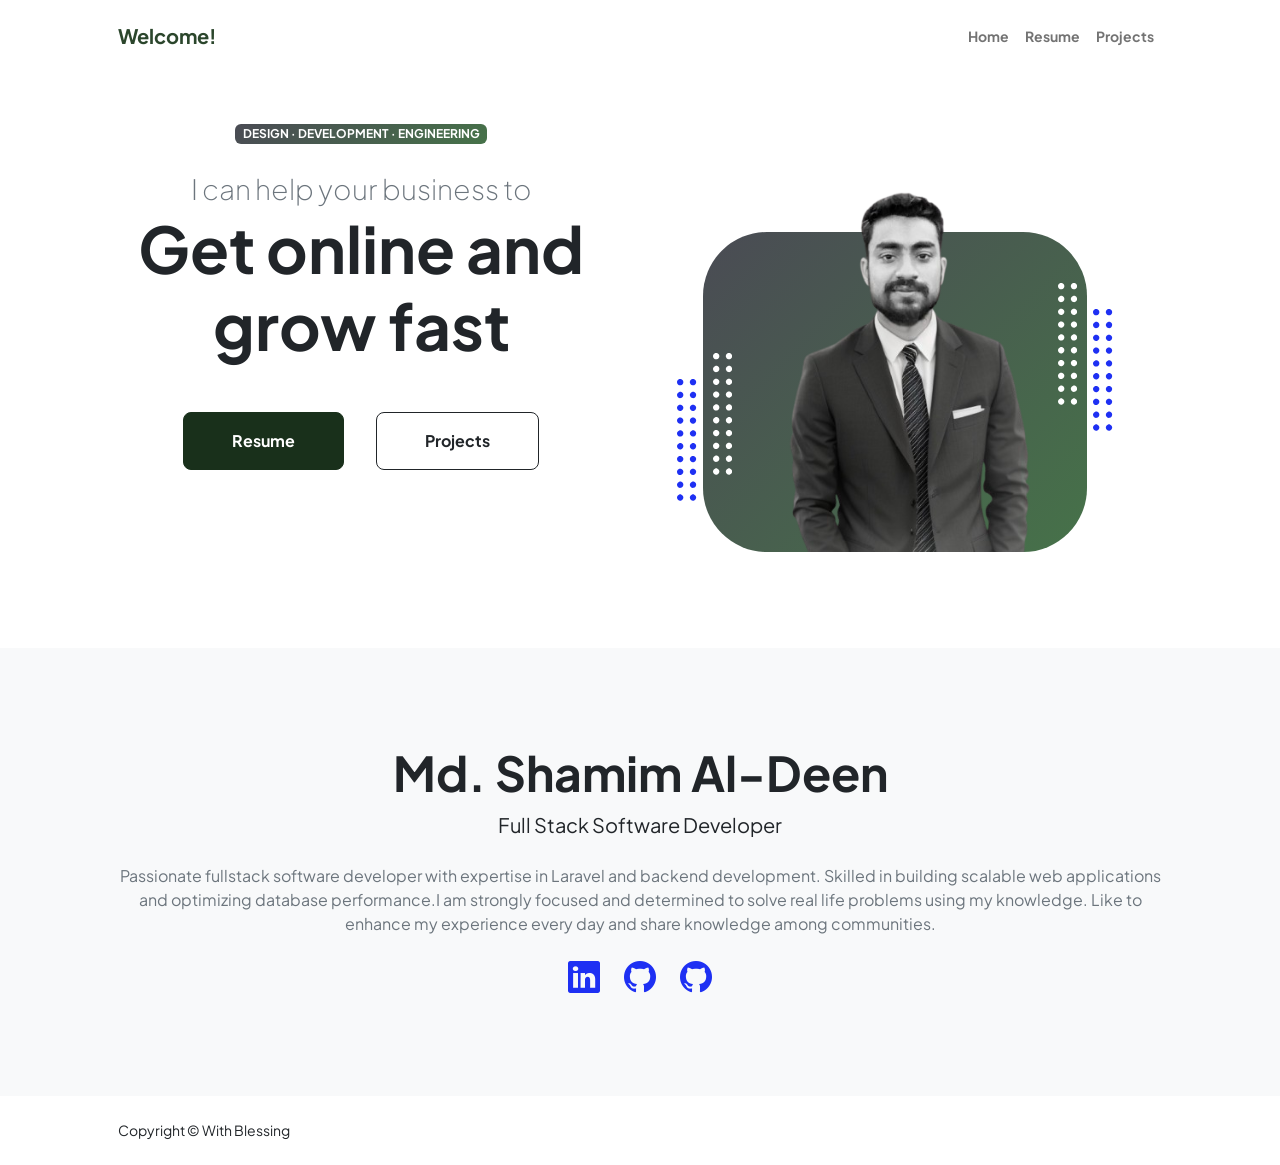
<file: index.html>
<!DOCTYPE html>
<html lang="en">

<head>
    <meta charset="utf-8" />
    <meta name="viewport" content="width=device-width, initial-scale=1, shrink-to-fit=no" />
    <meta name="description" content="" />
    <meta name="author" content="" />
    <title>Portfolio - Md. Shamim Al-Deen</title>
    <!-- Favicon-->
    <link rel="icon" type="image/x-icon" href="assets/favicon.ico" />
    <!-- Custom Google font-->
    <link rel="preconnect" href="https://fonts.googleapis.com" />
    <link rel="preconnect" href="https://fonts.gstatic.com" crossorigin />
    <link
        href="https://fonts.googleapis.com/css2?family=Plus+Jakarta+Sans:wght@100;200;300;400;500;600;700;800;900&amp;display=swap"
        rel="stylesheet" />
    <!-- Bootstrap icons-->
    <link href="https://cdn.jsdelivr.net/npm/bootstrap-icons@1.8.1/font/bootstrap-icons.css" rel="stylesheet" />
    <!-- Core theme CSS (includes Bootstrap)-->
    <link href="css/styles.css" rel="stylesheet" />
</head>

<body class="d-flex flex-column h-100">
    <main class="flex-shrink-0">
        <!-- Navigation-->
        <nav class="navbar navbar-expand-lg navbar-light bg-white py-3">
            <div class="container px-5">
                <a class="navbar-brand" href="index.html"><span class="fw-bolder text-primary">Welcome!</span></a>
                <button class="navbar-toggler" type="button" data-bs-toggle="collapse"
                    data-bs-target="#navbarSupportedContent" aria-controls="navbarSupportedContent"
                    aria-expanded="false" aria-label="Toggle navigation"><span
                        class="navbar-toggler-icon"></span></button>
                <div class="collapse navbar-collapse" id="navbarSupportedContent">
                    <ul class="navbar-nav ms-auto mb-2 mb-lg-0 small fw-bolder">
                        <li class="nav-item"><a class="nav-link" href="index.html">Home</a></li>
                        <li class="nav-item"><a class="nav-link" href="resume.html">Resume</a></li>
                        <li class="nav-item"><a class="nav-link" href="projects.html">Projects</a></li>
                    </ul>
                </div>
            </div>
        </nav>
        <!-- Header-->
        <header class="py-5">
            <div class="container px-5 pb-5">
                <div class="row gx-5 align-items-center">
                    <div class="row">
                        <div class="col-md-6">
                            <!-- Header text content-->
                            <div class="text-center text-xxl-start">
                                <div class="badge bg-gradient-primary-to-secondary text-white mb-4">
                                    <div class="text-uppercase">Design &middot; Development &middot; Engineering</div>
                                </div>
                                <div class="fs-3 fw-light text-muted">I can help your business to</div>
                                <h1 class="display-3 fw-bolder mb-5"><span class=" d-inline">Get online and grow
                                        fast</span></h1>
                                <div
                                    class="d-grid gap-3 d-sm-flex justify-content-sm-center justify-content-xxl-start mb-3">
                                    <a class="btn btn-primary btn-lg px-5 py-3 me-sm-3 fs-6 fw-bolder"
                                        href="resume.html"
                                        style="background-color: #19301b; border: 1px solid #19301b;">Resume</a>
                                    <a class="btn btn-outline-dark btn-lg px-5 py-3 fs-6 fw-bolder"
                                        href="projects.html">Projects</a>
                                </div>
                            </div>
                        </div>
                        <div class="col-md-6">
                            <!-- Header profile picture-->
                            <div class="d-flex justify-content-center mt-5 mt-xxl-0">
                                <div class="profile bg-gradient-primary-to-secondary">
                                    <!-- Watch a tutorial on how to do this on YouTube (link)-->
                                    <img class="profile-img" src="assets/profile.png" alt="..." />
                                    <div class="dots-1">
                                        <!-- SVG Dots-->
                                        <svg version="1.1" xmlns="http://www.w3.org/2000/svg"
                                            xmlns:xlink="http://www.w3.org/1999/xlink" x="0px" y="0px"
                                            viewBox="0 0 191.6 1215.4" style="enable-background: new 0 0 191.6 1215.4"
                                            xml:space="preserve">
                                            <g transform="translate(0.000000,1280.000000) scale(0.100000,-0.100000)">
                                                <path
                                                    d="M227.7,12788.6c-105-35-200-141-222-248c-43-206,163-412,369-369c155,32,275,190,260,339c-11,105-90,213-190,262        C383.7,12801.6,289.7,12808.6,227.7,12788.6z">
                                                </path>
                                                <path
                                                    d="M1507.7,12788.6c-151-50-253-216-222-362c25-119,136-230,254-255c194-41,395,142,375,339c-11,105-90,213-190,262        C1663.7,12801.6,1569.7,12808.6,1507.7,12788.6z">
                                                </path>
                                                <path
                                                    d="M227.7,11508.6c-105-35-200-141-222-248c-43-206,163-412,369-369c155,32,275,190,260,339c-11,105-90,213-190,262        C383.7,11521.6,289.7,11528.6,227.7,11508.6z">
                                                </path>
                                                <path
                                                    d="M1507.7,11508.6c-151-50-253-216-222-362c25-119,136-230,254-255c194-41,395,142,375,339c-11,105-90,213-190,262        C1663.7,11521.6,1569.7,11528.6,1507.7,11508.6z">
                                                </path>
                                                <path
                                                    d="M227.7,10228.6c-105-35-200-141-222-248c-43-206,163-412,369-369c155,32,275,190,260,339c-11,105-90,213-190,262        C383.7,10241.6,289.7,10248.6,227.7,10228.6z">
                                                </path>
                                                <path
                                                    d="M1507.7,10228.6c-105-35-200-141-222-248c-43-206,163-412,369-369c155,32,275,190,260,339c-11,105-90,213-190,262        C1663.7,10241.6,1569.7,10248.6,1507.7,10228.6z">
                                                </path>
                                                <path
                                                    d="M227.7,8948.6c-105-35-200-141-222-248c-43-206,163-412,369-369c155,32,275,190,260,339c-11,105-90,213-190,262        C383.7,8961.6,289.7,8968.6,227.7,8948.6z">
                                                </path>
                                                <path
                                                    d="M1507.7,8948.6c-105-35-200-141-222-248c-43-206,163-412,369-369c155,32,275,190,260,339c-11,105-90,213-190,262        C1663.7,8961.6,1569.7,8968.6,1507.7,8948.6z">
                                                </path>
                                                <path
                                                    d="M227.7,7668.6c-105-35-200-141-222-248c-43-206,163-412,369-369c155,32,275,190,260,339c-11,105-90,213-190,262        C383.7,7681.6,289.7,7688.6,227.7,7668.6z">
                                                </path>
                                                <path
                                                    d="M1507.7,7668.6c-105-35-200-141-222-248c-43-206,163-412,369-369c155,32,275,190,260,339c-11,105-90,213-190,262        C1663.7,7681.6,1569.7,7688.6,1507.7,7668.6z">
                                                </path>
                                                <path
                                                    d="M227.7,6388.6c-105-35-200-141-222-248c-43-206,163-412,369-369c155,32,275,190,260,339c-11,105-90,213-190,262        C383.7,6401.6,289.7,6408.6,227.7,6388.6z">
                                                </path>
                                                <path
                                                    d="M1507.7,6388.6c-105-35-200-141-222-248c-43-206,163-412,369-369c155,32,275,190,260,339c-11,105-90,213-190,262        C1663.7,6401.6,1569.7,6408.6,1507.7,6388.6z">
                                                </path>
                                                <path
                                                    d="M227.7,5108.6c-105-35-200-141-222-248c-43-206,163-412,369-369c155,32,275,190,260,339c-11,105-90,213-190,262        C383.7,5121.6,289.7,5128.6,227.7,5108.6z">
                                                </path>
                                                <path
                                                    d="M1507.7,5108.6c-105-35-200-141-222-248c-43-206,163-412,369-369c155,32,275,190,260,339c-11,105-90,213-190,262        C1663.7,5121.6,1569.7,5128.6,1507.7,5108.6z">
                                                </path>
                                                <path
                                                    d="M227.7,3828.6c-105-35-200-141-222-248c-43-206,163-412,369-369c155,32,275,190,260,339c-11,105-90,213-190,262        C383.7,3841.6,289.7,3848.6,227.7,3828.6z">
                                                </path>
                                                <path
                                                    d="M1507.7,3828.6c-105-35-200-141-222-248c-43-206,163-412,369-369c155,32,275,190,260,339c-11,105-90,213-190,262        C1663.7,3841.6,1569.7,3848.6,1507.7,3828.6z">
                                                </path>
                                                <path
                                                    d="M227.7,2548.6c-105-35-200-141-222-248c-43-206,163-412,369-369c155,32,275,190,260,339c-11,105-90,213-190,262        C383.7,2561.6,289.7,2568.6,227.7,2548.6z">
                                                </path>
                                                <path
                                                    d="M1507.7,2548.6c-105-35-200-141-222-248c-43-206,163-412,369-369c155,32,275,190,260,339c-11,105-90,213-190,262        C1663.7,2561.6,1569.7,2568.6,1507.7,2548.6z">
                                                </path>
                                                <path
                                                    d="M227.7,1268.6c-105-35-200-141-222-248c-43-206,163-412,369-369c155,32,275,190,260,339c-11,105-90,213-190,262        C383.7,1281.6,289.7,1288.6,227.7,1268.6z">
                                                </path>
                                                <path
                                                    d="M1507.7,1268.6c-105-35-200-141-222-248c-43-206,163-412,369-369c155,32,275,190,260,339c-11,105-90,213-190,262        C1663.7,1281.6,1569.7,1288.6,1507.7,1268.6z">
                                                </path>
                                            </g>
                                        </svg>
                                        <!-- END of SVG dots-->
                                    </div>
                                    <div class="dots-2">
                                        <!-- SVG Dots-->
                                        <svg version="1.1" xmlns="http://www.w3.org/2000/svg"
                                            xmlns:xlink="http://www.w3.org/1999/xlink" x="0px" y="0px"
                                            viewBox="0 0 191.6 1215.4" style="enable-background: new 0 0 191.6 1215.4"
                                            xml:space="preserve">
                                            <g transform="translate(0.000000,1280.000000) scale(0.100000,-0.100000)">
                                                <path
                                                    d="M227.7,12788.6c-105-35-200-141-222-248c-43-206,163-412,369-369c155,32,275,190,260,339c-11,105-90,213-190,262        C383.7,12801.6,289.7,12808.6,227.7,12788.6z">
                                                </path>
                                                <path
                                                    d="M1507.7,12788.6c-151-50-253-216-222-362c25-119,136-230,254-255c194-41,395,142,375,339c-11,105-90,213-190,262        C1663.7,12801.6,1569.7,12808.6,1507.7,12788.6z">
                                                </path>
                                                <path
                                                    d="M227.7,11508.6c-105-35-200-141-222-248c-43-206,163-412,369-369c155,32,275,190,260,339c-11,105-90,213-190,262        C383.7,11521.6,289.7,11528.6,227.7,11508.6z">
                                                </path>
                                                <path
                                                    d="M1507.7,11508.6c-151-50-253-216-222-362c25-119,136-230,254-255c194-41,395,142,375,339c-11,105-90,213-190,262        C1663.7,11521.6,1569.7,11528.6,1507.7,11508.6z">
                                                </path>
                                                <path
                                                    d="M227.7,10228.6c-105-35-200-141-222-248c-43-206,163-412,369-369c155,32,275,190,260,339c-11,105-90,213-190,262        C383.7,10241.6,289.7,10248.6,227.7,10228.6z">
                                                </path>
                                                <path
                                                    d="M1507.7,10228.6c-105-35-200-141-222-248c-43-206,163-412,369-369c155,32,275,190,260,339c-11,105-90,213-190,262        C1663.7,10241.6,1569.7,10248.6,1507.7,10228.6z">
                                                </path>
                                                <path
                                                    d="M227.7,8948.6c-105-35-200-141-222-248c-43-206,163-412,369-369c155,32,275,190,260,339c-11,105-90,213-190,262        C383.7,8961.6,289.7,8968.6,227.7,8948.6z">
                                                </path>
                                                <path
                                                    d="M1507.7,8948.6c-105-35-200-141-222-248c-43-206,163-412,369-369c155,32,275,190,260,339c-11,105-90,213-190,262        C1663.7,8961.6,1569.7,8968.6,1507.7,8948.6z">
                                                </path>
                                                <path
                                                    d="M227.7,7668.6c-105-35-200-141-222-248c-43-206,163-412,369-369c155,32,275,190,260,339c-11,105-90,213-190,262        C383.7,7681.6,289.7,7688.6,227.7,7668.6z">
                                                </path>
                                                <path
                                                    d="M1507.7,7668.6c-105-35-200-141-222-248c-43-206,163-412,369-369c155,32,275,190,260,339c-11,105-90,213-190,262        C1663.7,7681.6,1569.7,7688.6,1507.7,7668.6z">
                                                </path>
                                                <path
                                                    d="M227.7,6388.6c-105-35-200-141-222-248c-43-206,163-412,369-369c155,32,275,190,260,339c-11,105-90,213-190,262        C383.7,6401.6,289.7,6408.6,227.7,6388.6z">
                                                </path>
                                                <path
                                                    d="M1507.7,6388.6c-105-35-200-141-222-248c-43-206,163-412,369-369c155,32,275,190,260,339c-11,105-90,213-190,262        C1663.7,6401.6,1569.7,6408.6,1507.7,6388.6z">
                                                </path>
                                                <path
                                                    d="M227.7,5108.6c-105-35-200-141-222-248c-43-206,163-412,369-369c155,32,275,190,260,339c-11,105-90,213-190,262        C383.7,5121.6,289.7,5128.6,227.7,5108.6z">
                                                </path>
                                                <path
                                                    d="M1507.7,5108.6c-105-35-200-141-222-248c-43-206,163-412,369-369c155,32,275,190,260,339c-11,105-90,213-190,262        C1663.7,5121.6,1569.7,5128.6,1507.7,5108.6z">
                                                </path>
                                                <path
                                                    d="M227.7,3828.6c-105-35-200-141-222-248c-43-206,163-412,369-369c155,32,275,190,260,339c-11,105-90,213-190,262        C383.7,3841.6,289.7,3848.6,227.7,3828.6z">
                                                </path>
                                                <path
                                                    d="M1507.7,3828.6c-105-35-200-141-222-248c-43-206,163-412,369-369c155,32,275,190,260,339c-11,105-90,213-190,262        C1663.7,3841.6,1569.7,3848.6,1507.7,3828.6z">
                                                </path>
                                                <path
                                                    d="M227.7,2548.6c-105-35-200-141-222-248c-43-206,163-412,369-369c155,32,275,190,260,339c-11,105-90,213-190,262        C383.7,2561.6,289.7,2568.6,227.7,2548.6z">
                                                </path>
                                                <path
                                                    d="M1507.7,2548.6c-105-35-200-141-222-248c-43-206,163-412,369-369c155,32,275,190,260,339c-11,105-90,213-190,262        C1663.7,2561.6,1569.7,2568.6,1507.7,2548.6z">
                                                </path>
                                                <path
                                                    d="M227.7,1268.6c-105-35-200-141-222-248c-43-206,163-412,369-369c155,32,275,190,260,339c-11,105-90,213-190,262        C383.7,1281.6,289.7,1288.6,227.7,1268.6z">
                                                </path>
                                                <path
                                                    d="M1507.7,1268.6c-105-35-200-141-222-248c-43-206,163-412,369-369c155,32,275,190,260,339c-11,105-90,213-190,262        C1663.7,1281.6,1569.7,1288.6,1507.7,1268.6z">
                                                </path>
                                            </g>
                                        </svg>
                                        <!-- END of SVG dots-->
                                    </div>
                                    <div class="dots-3">
                                        <!-- SVG Dots-->
                                        <svg version="1.1" xmlns="http://www.w3.org/2000/svg"
                                            xmlns:xlink="http://www.w3.org/1999/xlink" x="0px" y="0px"
                                            viewBox="0 0 191.6 1215.4" style="enable-background: new 0 0 191.6 1215.4"
                                            xml:space="preserve">
                                            <g transform="translate(0.000000,1280.000000) scale(0.100000,-0.100000)">
                                                <path
                                                    d="M227.7,12788.6c-105-35-200-141-222-248c-43-206,163-412,369-369c155,32,275,190,260,339c-11,105-90,213-190,262        C383.7,12801.6,289.7,12808.6,227.7,12788.6z">
                                                </path>
                                                <path
                                                    d="M1507.7,12788.6c-151-50-253-216-222-362c25-119,136-230,254-255c194-41,395,142,375,339c-11,105-90,213-190,262        C1663.7,12801.6,1569.7,12808.6,1507.7,12788.6z">
                                                </path>
                                                <path
                                                    d="M227.7,11508.6c-105-35-200-141-222-248c-43-206,163-412,369-369c155,32,275,190,260,339c-11,105-90,213-190,262        C383.7,11521.6,289.7,11528.6,227.7,11508.6z">
                                                </path>
                                                <path
                                                    d="M1507.7,11508.6c-151-50-253-216-222-362c25-119,136-230,254-255c194-41,395,142,375,339c-11,105-90,213-190,262        C1663.7,11521.6,1569.7,11528.6,1507.7,11508.6z">
                                                </path>
                                                <path
                                                    d="M227.7,10228.6c-105-35-200-141-222-248c-43-206,163-412,369-369c155,32,275,190,260,339c-11,105-90,213-190,262        C383.7,10241.6,289.7,10248.6,227.7,10228.6z">
                                                </path>
                                                <path
                                                    d="M1507.7,10228.6c-105-35-200-141-222-248c-43-206,163-412,369-369c155,32,275,190,260,339c-11,105-90,213-190,262        C1663.7,10241.6,1569.7,10248.6,1507.7,10228.6z">
                                                </path>
                                                <path
                                                    d="M227.7,8948.6c-105-35-200-141-222-248c-43-206,163-412,369-369c155,32,275,190,260,339c-11,105-90,213-190,262        C383.7,8961.6,289.7,8968.6,227.7,8948.6z">
                                                </path>
                                                <path
                                                    d="M1507.7,8948.6c-105-35-200-141-222-248c-43-206,163-412,369-369c155,32,275,190,260,339c-11,105-90,213-190,262        C1663.7,8961.6,1569.7,8968.6,1507.7,8948.6z">
                                                </path>
                                                <path
                                                    d="M227.7,7668.6c-105-35-200-141-222-248c-43-206,163-412,369-369c155,32,275,190,260,339c-11,105-90,213-190,262        C383.7,7681.6,289.7,7688.6,227.7,7668.6z">
                                                </path>
                                                <path
                                                    d="M1507.7,7668.6c-105-35-200-141-222-248c-43-206,163-412,369-369c155,32,275,190,260,339c-11,105-90,213-190,262        C1663.7,7681.6,1569.7,7688.6,1507.7,7668.6z">
                                                </path>
                                                <path
                                                    d="M227.7,6388.6c-105-35-200-141-222-248c-43-206,163-412,369-369c155,32,275,190,260,339c-11,105-90,213-190,262        C383.7,6401.6,289.7,6408.6,227.7,6388.6z">
                                                </path>
                                                <path
                                                    d="M1507.7,6388.6c-105-35-200-141-222-248c-43-206,163-412,369-369c155,32,275,190,260,339c-11,105-90,213-190,262        C1663.7,6401.6,1569.7,6408.6,1507.7,6388.6z">
                                                </path>
                                                <path
                                                    d="M227.7,5108.6c-105-35-200-141-222-248c-43-206,163-412,369-369c155,32,275,190,260,339c-11,105-90,213-190,262        C383.7,5121.6,289.7,5128.6,227.7,5108.6z">
                                                </path>
                                                <path
                                                    d="M1507.7,5108.6c-105-35-200-141-222-248c-43-206,163-412,369-369c155,32,275,190,260,339c-11,105-90,213-190,262        C1663.7,5121.6,1569.7,5128.6,1507.7,5108.6z">
                                                </path>
                                                <path
                                                    d="M227.7,3828.6c-105-35-200-141-222-248c-43-206,163-412,369-369c155,32,275,190,260,339c-11,105-90,213-190,262        C383.7,3841.6,289.7,3848.6,227.7,3828.6z">
                                                </path>
                                                <path
                                                    d="M1507.7,3828.6c-105-35-200-141-222-248c-43-206,163-412,369-369c155,32,275,190,260,339c-11,105-90,213-190,262        C1663.7,3841.6,1569.7,3848.6,1507.7,3828.6z">
                                                </path>
                                                <path
                                                    d="M227.7,2548.6c-105-35-200-141-222-248c-43-206,163-412,369-369c155,32,275,190,260,339c-11,105-90,213-190,262        C383.7,2561.6,289.7,2568.6,227.7,2548.6z">
                                                </path>
                                                <path
                                                    d="M1507.7,2548.6c-105-35-200-141-222-248c-43-206,163-412,369-369c155,32,275,190,260,339c-11,105-90,213-190,262        C1663.7,2561.6,1569.7,2568.6,1507.7,2548.6z">
                                                </path>
                                                <path
                                                    d="M227.7,1268.6c-105-35-200-141-222-248c-43-206,163-412,369-369c155,32,275,190,260,339c-11,105-90,213-190,262        C383.7,1281.6,289.7,1288.6,227.7,1268.6z">
                                                </path>
                                                <path
                                                    d="M1507.7,1268.6c-105-35-200-141-222-248c-43-206,163-412,369-369c155,32,275,190,260,339c-11,105-90,213-190,262        C1663.7,1281.6,1569.7,1288.6,1507.7,1268.6z">
                                                </path>
                                            </g>
                                        </svg>
                                        <!-- END of SVG dots-->
                                    </div>
                                    <div class="dots-4">
                                        <!-- SVG Dots-->
                                        <svg version="1.1" xmlns="http://www.w3.org/2000/svg"
                                            xmlns:xlink="http://www.w3.org/1999/xlink" x="0px" y="0px"
                                            viewBox="0 0 191.6 1215.4" style="enable-background: new 0 0 191.6 1215.4"
                                            xml:space="preserve">
                                            <g transform="translate(0.000000,1280.000000) scale(0.100000,-0.100000)">
                                                <path
                                                    d="M227.7,12788.6c-105-35-200-141-222-248c-43-206,163-412,369-369c155,32,275,190,260,339c-11,105-90,213-190,262        C383.7,12801.6,289.7,12808.6,227.7,12788.6z">
                                                </path>
                                                <path
                                                    d="M1507.7,12788.6c-151-50-253-216-222-362c25-119,136-230,254-255c194-41,395,142,375,339c-11,105-90,213-190,262        C1663.7,12801.6,1569.7,12808.6,1507.7,12788.6z">
                                                </path>
                                                <path
                                                    d="M227.7,11508.6c-105-35-200-141-222-248c-43-206,163-412,369-369c155,32,275,190,260,339c-11,105-90,213-190,262        C383.7,11521.6,289.7,11528.6,227.7,11508.6z">
                                                </path>
                                                <path
                                                    d="M1507.7,11508.6c-151-50-253-216-222-362c25-119,136-230,254-255c194-41,395,142,375,339c-11,105-90,213-190,262        C1663.7,11521.6,1569.7,11528.6,1507.7,11508.6z">
                                                </path>
                                                <path
                                                    d="M227.7,10228.6c-105-35-200-141-222-248c-43-206,163-412,369-369c155,32,275,190,260,339c-11,105-90,213-190,262        C383.7,10241.6,289.7,10248.6,227.7,10228.6z">
                                                </path>
                                                <path
                                                    d="M1507.7,10228.6c-105-35-200-141-222-248c-43-206,163-412,369-369c155,32,275,190,260,339c-11,105-90,213-190,262        C1663.7,10241.6,1569.7,10248.6,1507.7,10228.6z">
                                                </path>
                                                <path
                                                    d="M227.7,8948.6c-105-35-200-141-222-248c-43-206,163-412,369-369c155,32,275,190,260,339c-11,105-90,213-190,262        C383.7,8961.6,289.7,8968.6,227.7,8948.6z">
                                                </path>
                                                <path
                                                    d="M1507.7,8948.6c-105-35-200-141-222-248c-43-206,163-412,369-369c155,32,275,190,260,339c-11,105-90,213-190,262        C1663.7,8961.6,1569.7,8968.6,1507.7,8948.6z">
                                                </path>
                                                <path
                                                    d="M227.7,7668.6c-105-35-200-141-222-248c-43-206,163-412,369-369c155,32,275,190,260,339c-11,105-90,213-190,262        C383.7,7681.6,289.7,7688.6,227.7,7668.6z">
                                                </path>
                                                <path
                                                    d="M1507.7,7668.6c-105-35-200-141-222-248c-43-206,163-412,369-369c155,32,275,190,260,339c-11,105-90,213-190,262        C1663.7,7681.6,1569.7,7688.6,1507.7,7668.6z">
                                                </path>
                                                <path
                                                    d="M227.7,6388.6c-105-35-200-141-222-248c-43-206,163-412,369-369c155,32,275,190,260,339c-11,105-90,213-190,262        C383.7,6401.6,289.7,6408.6,227.7,6388.6z">
                                                </path>
                                                <path
                                                    d="M1507.7,6388.6c-105-35-200-141-222-248c-43-206,163-412,369-369c155,32,275,190,260,339c-11,105-90,213-190,262        C1663.7,6401.6,1569.7,6408.6,1507.7,6388.6z">
                                                </path>
                                                <path
                                                    d="M227.7,5108.6c-105-35-200-141-222-248c-43-206,163-412,369-369c155,32,275,190,260,339c-11,105-90,213-190,262        C383.7,5121.6,289.7,5128.6,227.7,5108.6z">
                                                </path>
                                                <path
                                                    d="M1507.7,5108.6c-105-35-200-141-222-248c-43-206,163-412,369-369c155,32,275,190,260,339c-11,105-90,213-190,262        C1663.7,5121.6,1569.7,5128.6,1507.7,5108.6z">
                                                </path>
                                                <path
                                                    d="M227.7,3828.6c-105-35-200-141-222-248c-43-206,163-412,369-369c155,32,275,190,260,339c-11,105-90,213-190,262        C383.7,3841.6,289.7,3848.6,227.7,3828.6z">
                                                </path>
                                                <path
                                                    d="M1507.7,3828.6c-105-35-200-141-222-248c-43-206,163-412,369-369c155,32,275,190,260,339c-11,105-90,213-190,262        C1663.7,3841.6,1569.7,3848.6,1507.7,3828.6z">
                                                </path>
                                                <path
                                                    d="M227.7,2548.6c-105-35-200-141-222-248c-43-206,163-412,369-369c155,32,275,190,260,339c-11,105-90,213-190,262        C383.7,2561.6,289.7,2568.6,227.7,2548.6z">
                                                </path>
                                                <path
                                                    d="M1507.7,2548.6c-105-35-200-141-222-248c-43-206,163-412,369-369c155,32,275,190,260,339c-11,105-90,213-190,262        C1663.7,2561.6,1569.7,2568.6,1507.7,2548.6z">
                                                </path>
                                                <path
                                                    d="M227.7,1268.6c-105-35-200-141-222-248c-43-206,163-412,369-369c155,32,275,190,260,339c-11,105-90,213-190,262        C383.7,1281.6,289.7,1288.6,227.7,1268.6z">
                                                </path>
                                                <path
                                                    d="M1507.7,1268.6c-105-35-200-141-222-248c-43-206,163-412,369-369c155,32,275,190,260,339c-11,105-90,213-190,262        C1663.7,1281.6,1569.7,1288.6,1507.7,1268.6z">
                                                </path>
                                            </g>
                                        </svg>
                                        <!-- END of SVG dots-->
                                    </div>
                                </div>
                            </div>
                        </div>
                    </div>

                </div>
            </div>
        </header>


        <!-- About Section-->
        <section class="bg-light py-5">
            <div class="container px-5">
                <div class="row gx-5 justify-content-center">
                    <div class="col-xxl-8">
                        <div class="text-center my-5">
                            <h2 class="display-5 fw-bolder"><span class="text-gradient d-inline">Md. Shamim
                                    Al-Deen</span></h2>
                            <p class="lead fw-light mb-4"> <b>Full Stack Software Developer</b>
                            </p>
                            <p class="text-muted">
                                Passionate fullstack software developer with expertise in Laravel and backend
                                development. Skilled in building scalable web
                                applications and optimizing database performance.I am strongly focused and determined to
                                solve real life problems using my knowledge. Like to enhance my
                                experience every day and share
                                knowledge among communities.
                            </p>
                            <div class="d-flex justify-content-center fs-2 gap-4">
                                <a class="text-gradient" target="_blank"
                                    href="https://www.linkedin.com/in/shamim-al-deen-4a27a61a4/"><i
                                        class="bi bi-linkedin"></i></a>
                                <a class="text-gradient" target="_blank" href="https://github.com/Al-Deen"><i
                                        class="bi bi-github"></i></a>
                                <a class="text-gradient" target="_blank" href="https://github.com/shamimaldeen"><i
                                        class="bi bi-github"></i></a>

                            </div>
                        </div>
                    </div>
                </div>
            </div>
        </section>
    </main>
    <!-- Footer-->
    <footer class="bg-white py-4 mt-auto">
        <div class="container px-5">
            <div class="row align-items-center justify-content-between flex-column flex-sm-row">
                <div class="col-auto">
                    <div class="small m-0">Copyright &copy; With Blessing</div>
                </div>
            </div>
        </div>
    </footer>
    <!-- Bootstrap core JS-->
    <script src="https://cdn.jsdelivr.net/npm/bootstrap@5.2.3/dist/js/bootstrap.bundle.min.js"></script>
    <!-- Core theme JS-->
    <script src="js/scripts.js"></script>
</body>

</html>
</file>
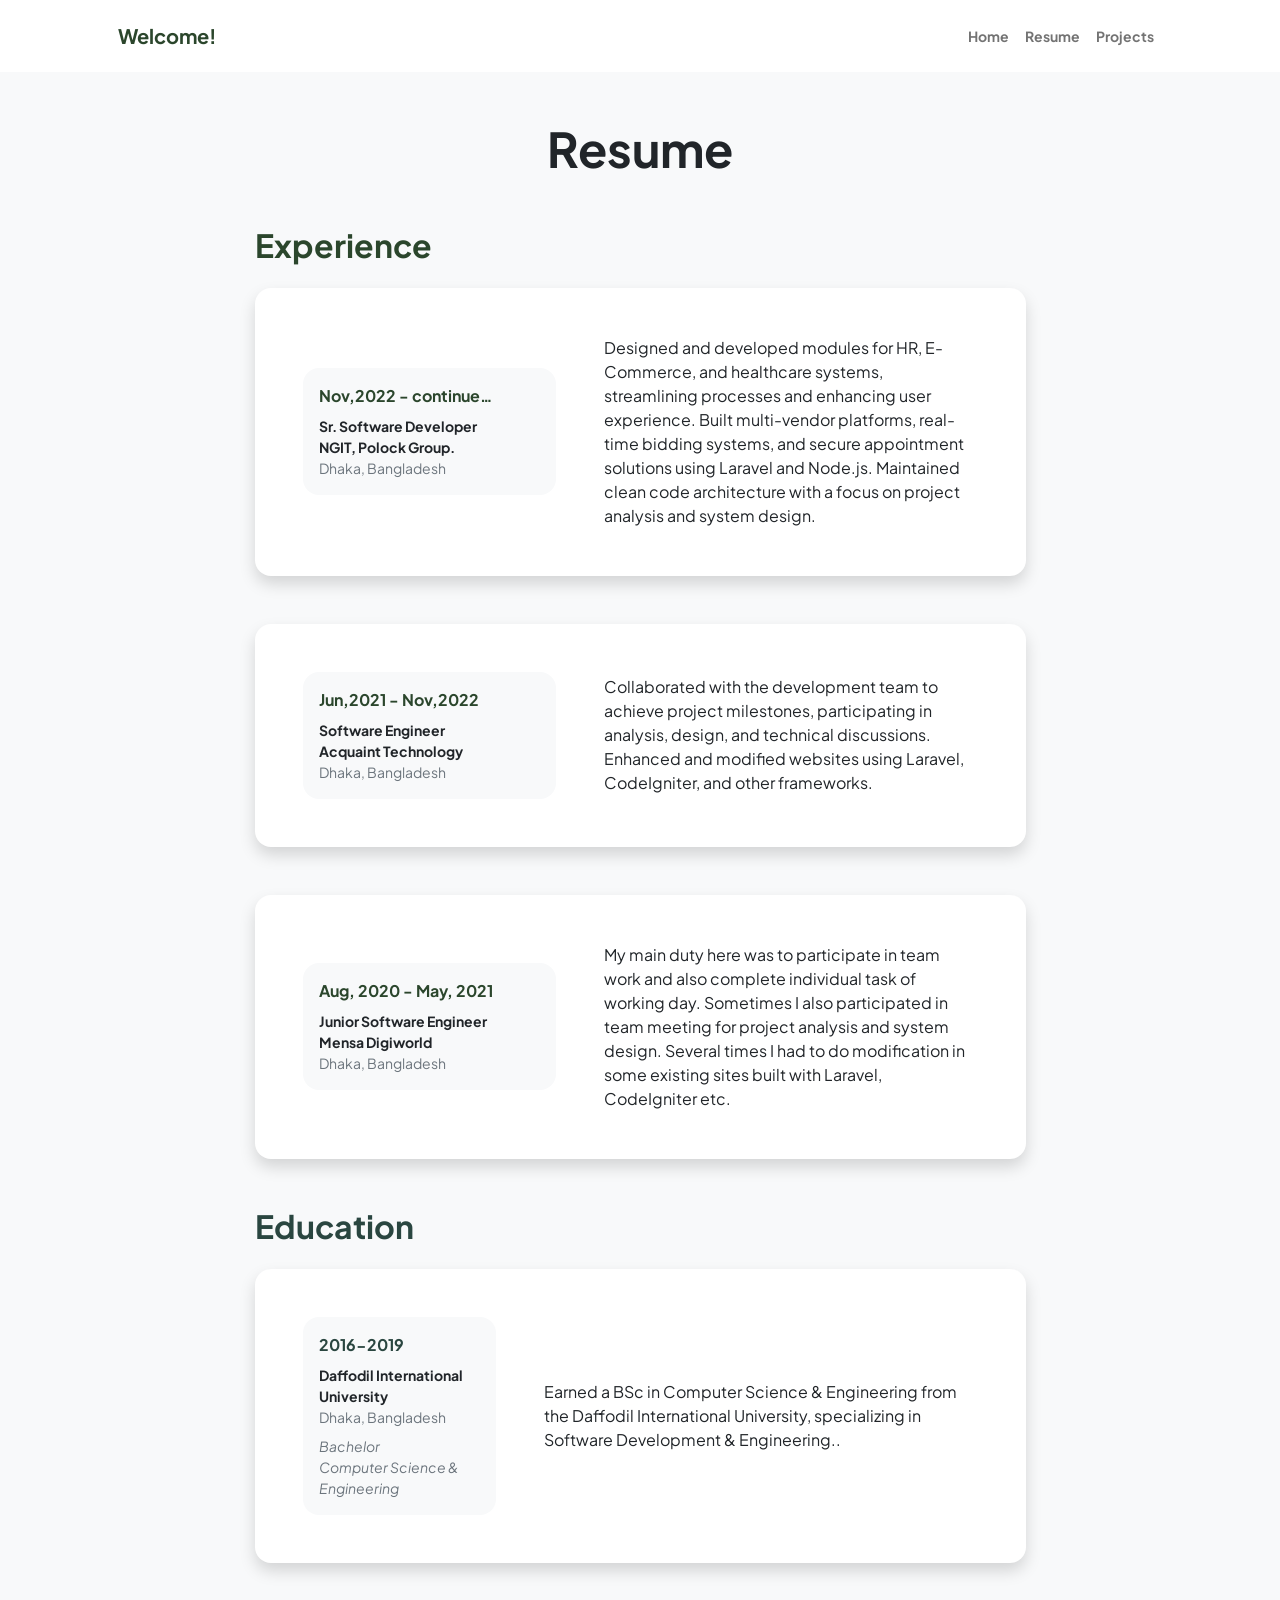
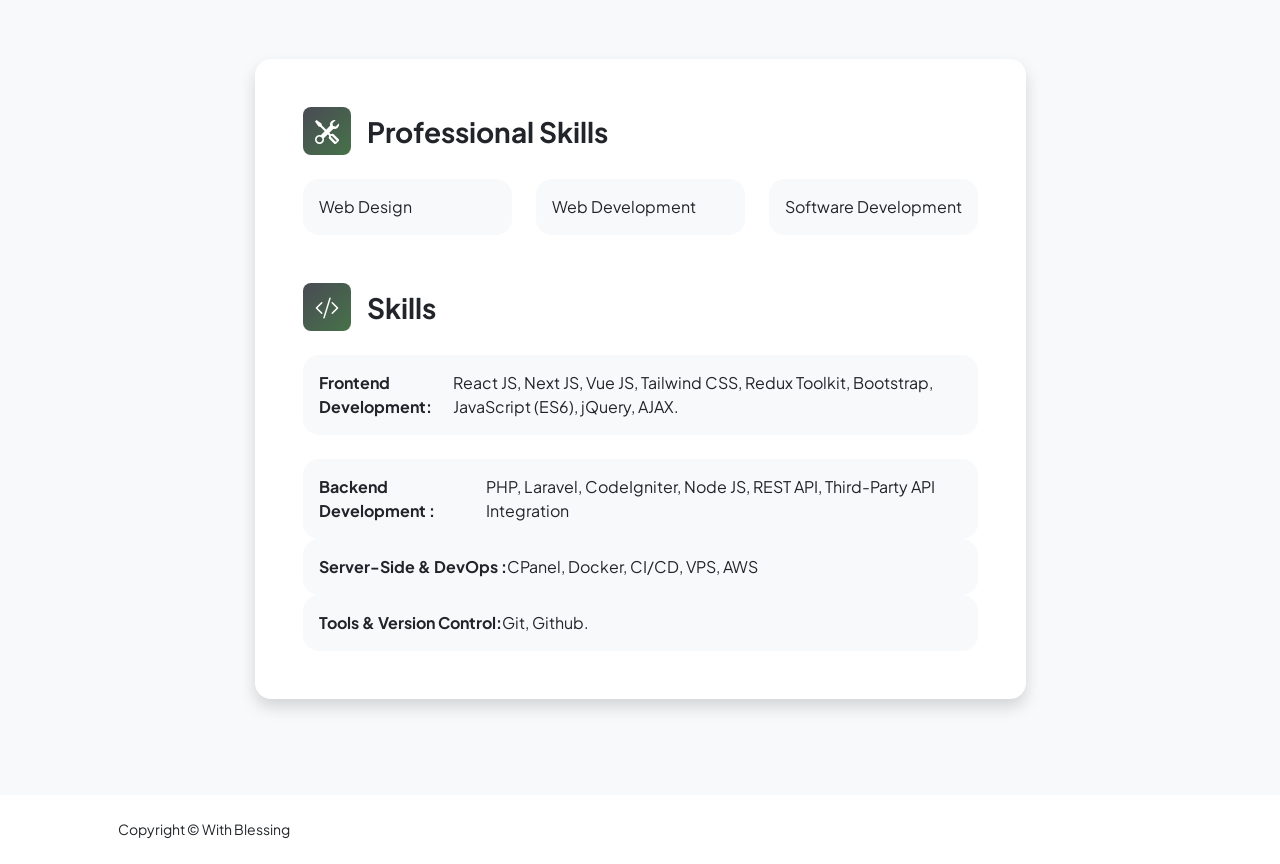
<file: resume.html>
<!DOCTYPE html>
<html lang="en">

<head>
    <meta charset="utf-8" />
    <meta name="viewport" content="width=device-width, initial-scale=1, shrink-to-fit=no" />
    <meta name="description" content="" />
    <meta name="author" content="" />
    <title>Portfolio - Md. Shamim Al-Deen</title>
    <!-- Favicon-->
    <link rel="icon" type="image/x-icon" href="assets/favicon.ico" />
    <!-- Custom Google font-->
    <link rel="preconnect" href="https://fonts.googleapis.com" />
    <link rel="preconnect" href="https://fonts.gstatic.com" crossorigin />
    <link
        href="https://fonts.googleapis.com/css2?family=Plus+Jakarta+Sans:wght@100;200;300;400;500;600;700;800;900&amp;display=swap"
        rel="stylesheet" />
    <!-- Bootstrap icons-->
    <link href="https://cdn.jsdelivr.net/npm/bootstrap-icons@1.8.1/font/bootstrap-icons.css" rel="stylesheet" />
    <!-- Core theme CSS (includes Bootstrap)-->
    <link href="css/styles.css" rel="stylesheet" />
</head>

<body class="d-flex flex-column h-100 bg-light">
    <main class="flex-shrink-0">
        <!-- Navigation-->
        <nav class="navbar navbar-expand-lg navbar-light bg-white py-3">
            <div class="container px-5">
                <a class="navbar-brand" href="index.html"><span class="fw-bolder text-primary">Welcome!</span></a>
                <button class="navbar-toggler" type="button" data-bs-toggle="collapse"
                    data-bs-target="#navbarSupportedContent" aria-controls="navbarSupportedContent"
                    aria-expanded="false" aria-label="Toggle navigation"><span
                        class="navbar-toggler-icon"></span></button>
                <div class="collapse navbar-collapse" id="navbarSupportedContent">
                    <ul class="navbar-nav ms-auto mb-2 mb-lg-0 small fw-bolder">
                        <li class="nav-item"><a class="nav-link" href="index.html">Home</a></li>
                        <li class="nav-item"><a class="nav-link" href="resume.html">Resume</a></li>
                        <li class="nav-item"><a class="nav-link" href="projects.html">Projects</a></li>
                    </ul>
                </div>
            </div>
        </nav>
        <!-- Page Content-->
        <div class="container px-5 my-5">
            <div class="text-center mb-5">
                <h1 class="display-5 fw-bolder mb-0"><span class="text-gradient d-inline">Resume</span></h1>
            </div>
            <div class="row gx-5 justify-content-center">
                <div class="col-lg-11 col-xl-9 col-xxl-8">
                    <!-- Experience Section-->
                    <section>
                        <div class="d-flex align-items-center justify-content-between mb-4">
                            <h2 class="text-primary fw-bolder mb-0">Experience</h2>
                        </div>

                        <!-- Experience Card 1-->

                        <div class="card shadow border-0 rounded-4 mb-5">
                            <div class="card-body p-5">
                                <div class="row align-items-center gx-5">
                                    <div class="col text-center text-lg-start mb-4 mb-lg-0">
                                        <div class="bg-light p-3 rounded-4">
                                            <div class="text-primary fw-bolder mb-2">Nov,2022 - continue… </div>
                                            <div class="small fw-bolder"> Sr. Software Developer</div>
                                            <div class="small fw-bolder">NGIT, Polock Group. </div>
                                            <div class="small text-muted">Dhaka, Bangladesh</div>
                                        </div>
                                    </div>
                                    <div class="col-lg-7">
                                        <div> Designed and developed modules for HR, E-Commerce, and healthcare systems,
                                            streamlining processes and enhancing user experience. Built multi-vendor
                                            platforms, real-time bidding systems, and secure appointment solutions using
                                            Laravel and Node.js. Maintained clean code architecture with a focus on
                                            project analysis and system design.</div>
                                    </div>
                                </div>
                            </div>
                        </div>

                        <div class="card shadow border-0 rounded-4 mb-5">
                            <div class="card-body p-5">
                                <div class="row align-items-center gx-5">
                                    <div class="col text-center text-lg-start mb-4 mb-lg-0">
                                        <div class="bg-light p-3 rounded-4">
                                            <div class="text-primary fw-bolder mb-2">Jun,2021 - Nov,2022 </div>
                                            <div class="small fw-bolder">Software Engineer</div>
                                            <div class="small fw-bolder">Acquaint Technology</div>
                                            <div class="small text-muted">Dhaka, Bangladesh</div>
                                        </div>
                                    </div>
                                    <div class="col-lg-7">
                                        <div>Collaborated with the development team to achieve project milestones,
                                            participating in analysis, design, and technical discussions. Enhanced and
                                            modified websites using Laravel, CodeIgniter, and other frameworks.</div>
                                    </div>
                                </div>
                            </div>
                        </div>
                        <!-- Experience Card 2-->
                        <div class="card shadow border-0 rounded-4 mb-5">
                            <div class="card-body p-5">
                                <div class="row align-items-center gx-5">
                                    <div class="col text-center text-lg-start mb-4 mb-lg-0">
                                        <div class="bg-light p-3 rounded-4">
                                            <div class="text-primary fw-bolder mb-2">Aug, 2020 - May, 2021</div>
                                            <div class="small fw-bolder">Junior Software Engineer</div>
                                            <div class="small fw-bolder">Mensa Digiworld</div>
                                            <div class="small text-muted">Dhaka, Bangladesh</div>
                                        </div>
                                    </div>
                                    <div class="col-lg-7">
                                        <div>My main duty here was to participate in team work and also
                                            complete individual task of working day. Sometimes I also
                                            participated in team meeting for project analysis and system
                                            design. Several times I had to do modification in some existing
                                            sites built with Laravel, CodeIgniter etc.</div>
                                    </div>
                                </div>
                            </div>
                        </div>
                    </section>
                    <!-- Education Section-->
                    <section>
                        <h2 class="text-secondary fw-bolder mb-4">Education</h2>
                        <!-- Education Card 1-->
                        <div class="card shadow border-0 rounded-4 mb-5">
                            <div class="card-body p-5">
                                <div class="row align-items-center gx-5">
                                    <div class="col text-center text-lg-start mb-4 mb-lg-0">
                                        <div class="bg-light p-3 rounded-4">
                                            <div class="text-secondary fw-bolder mb-2">2016-2019</div>
                                            <div class="mb-2">
                                                <div class="small fw-bolder">Daffodil International University</div>
                                                <div class="small text-muted">Dhaka, Bangladesh</div>
                                            </div>
                                            <div class="fst-italic">
                                                <div class="small text-muted">Bachelor</div>
                                                <div class="small text-muted">Computer Science & Engineering</div>
                                            </div>
                                        </div>
                                    </div>
                                    <div class="col-lg-8">Earned a BSc in Computer Science & Engineering from the
                                        Daffodil International University, specializing in Software Development &
                                        Engineering..</div>
                                </div>
                            </div>
                        </div>
                    </section>

                    <!-- Divider-->
                    <div class="pb-5"></div>

                    <!-- Skills Section-->
                    <section>
                        <!-- Skillset Card-->
                        <div class="card shadow border-0 rounded-4 mb-5">
                            <div class="card-body p-5">
                                <!-- Professional skills list-->
                                <div class="mb-5">
                                    <div class="d-flex align-items-center mb-4">
                                        <div
                                            class="feature bg-primary bg-gradient-primary-to-secondary text-white rounded-3 me-3">
                                            <i class="bi bi-tools"></i>
                                        </div>
                                        <h3 class="fw-bolder mb-0"><span class="text-gradient d-inline">Professional
                                                Skills</span></h3>
                                    </div>
                                    <div class="row row-cols-1 row-cols-md-3 mb-4">
                                        <div class="col mb-4 mb-md-0">
                                            <div class="d-flex align-items-center bg-light rounded-4 p-3 h-100">
                                                Web Design
                                            </div>
                                        </div>
                                        <div class="col mb-4 mb-md-0">
                                            <div class="d-flex align-items-center bg-light rounded-4 p-3 h-100">
                                                Web Development
                                            </div>
                                        </div>
                                        <div class="col">
                                            <div class="d-flex align-items-center bg-light rounded-4 p-3 h-100">
                                                Software Development
                                            </div>
                                        </div>
                                    </div>
                                </div>
                                <!-- Languages list-->
                                <div class="mb-0">
                                    <div class="d-flex align-items-center mb-4">
                                        <div
                                            class="feature bg-primary bg-gradient-primary-to-secondary text-white rounded-3 me-3">
                                            <i class="bi bi-code-slash"></i>
                                        </div>
                                        <h3 class="fw-bolder mb-0"><span class="text-gradient d-inline">Skills</span>
                                        </h3>
                                    </div>
                                    <div class="row row-cols-1 row-cols-md-12 mb-4">
                                        <div class="col mb-4 mb-md-0">
                                            <div class="d-flex align-items-center bg-light rounded-4 p-3 h-100">
                                                <b>Frontend Development:</b> React JS, Next JS, Vue JS, Tailwind CSS,
                                                Redux Toolkit,
                                                Bootstrap, JavaScript (ES6), jQuery, AJAX.
                                            </div>
                                        </div>
                                    </div>

                                    <div class="row row-cols-1 row-cols-md-12">
                                        <div class="col mb-4 mb-md-0">
                                            <div class="d-flex align-items-center bg-light rounded-4 p-3 h-100">
                                                <b>Backend Development :</b> PHP, Laravel, CodeIgniter, Node JS, REST
                                                API, Third-Party API Integration
                                            </div>
                                        </div>
                                    </div>
                                    <div class="row row-cols-1 row-cols-md-12">
                                        <div class="col mb-4 mb-md-0">
                                            <div class="d-flex align-items-center bg-light rounded-4 p-3 h-100">
                                                <b>Server-Side & DevOps :</b>CPanel, Docker, CI/CD, VPS, AWS
                                            </div>
                                        </div>
                                    </div>
                                    <div class="row row-cols-1 row-cols-md-12">
                                        <div class="col mb-4 mb-md-0">
                                            <div class="d-flex align-items-center bg-light rounded-4 p-3 h-100">
                                                <b>Tools & Version Control:</b> Git, Github.
                                            </div>
                                        </div>
                                    </div>
                                </div>
                            </div>
                        </div>
                    </section>
                </div>
            </div>
        </div>
    </main>
    <!-- Footer-->
    <footer class="bg-white py-4 mt-auto">
        <div class="container px-5">
            <div class="row align-items-center justify-content-between flex-column flex-sm-row">
                <div class="col-auto">
                    <div class="small m-0">Copyright &copy; With Blessing</div>
                </div>
            </div>
        </div>
    </footer>
    <!-- Bootstrap core JS-->
    <script src="https://cdn.jsdelivr.net/npm/bootstrap@5.2.3/dist/js/bootstrap.bundle.min.js"></script>
    <!-- Core theme JS-->
    <script src="js/scripts.js"></script>
</body>

</html>
</file>
<file: css/styles.css>
@charset "UTF-8";

:root {
  --bs-blue: #1e30f3;
  --bs-indigo: #6610f2;
  --bs-purple: #6f42c1;
  --bs-pink: #e21e80;
  --bs-red: #dc3545;
  --bs-orange: #fd7e14;
  --bs-yellow: #ffc107;
  --bs-green: #198754;
  --bs-teal: #20c997;
  --bs-cyan: #0dcaf0;
  --bs-black: #000;
  --bs-white: #fff;
  --bs-gray: #6c757d;
  --bs-gray-dark: #343a40;
  --bs-gray-100: #f8f9fa;
  --bs-gray-200: #e9ecef;
  --bs-gray-300: #dee2e6;
  --bs-gray-400: #ced4da;
  --bs-gray-500: #adb5bd;
  --bs-gray-600: #6c757d;
  --bs-gray-700: #495057;
  --bs-gray-800: #343a40;
  --bs-gray-900: #212529;
  --bs-primary: #1e30f3;
  --bs-secondary: #e21e80;
  --bs-success: #198754;
  --bs-info: #0dcaf0;
  --bs-warning: #ffc107;
  --bs-danger: #dc3545;
  --bs-light: #f8f9fa;
  --bs-dark: #212529;
  --bs-primary-rgb: 30, 48, 243;
  --bs-secondary-rgb: 226, 30, 128;
  --bs-success-rgb: 25, 135, 84;
  --bs-info-rgb: 13, 202, 240;
  --bs-warning-rgb: 255, 193, 7;
  --bs-danger-rgb: 220, 53, 69;
  --bs-light-rgb: 248, 249, 250;
  --bs-dark-rgb: 33, 37, 41;
  --bs-white-rgb: 255, 255, 255;
  --bs-black-rgb: 0, 0, 0;
  --bs-body-color-rgb: 33, 37, 41;
  --bs-body-bg-rgb: 255, 255, 255;
  --bs-font-sans-serif: "Plus Jakarta Sans";
  --bs-font-monospace: SFMono-Regular, Menlo, Monaco, Consolas, "Liberation Mono", "Courier New", monospace;
  --bs-gradient: linear-gradient(180deg, rgba(255, 255, 255, 0.15), rgba(255, 255, 255, 0));
  --bs-body-font-family: var(--bs-font-sans-serif);
  --bs-body-font-size: 1rem;
  --bs-body-font-weight: 400;
  --bs-body-line-height: 1.5;
  --bs-body-color: #212529;
  --bs-body-bg: #fff;
  --bs-border-width: 1px;
  --bs-border-style: solid;
  --bs-border-color: #dee2e6;
  --bs-border-color-translucent: rgba(0, 0, 0, 0.175);
  --bs-border-radius: 0.375rem;
  --bs-border-radius-sm: 0.25rem;
  --bs-border-radius-lg: 0.5rem;
  --bs-border-radius-xl: 1rem;
  --bs-border-radius-2xl: 2rem;
  --bs-border-radius-pill: 50rem;
  --bs-link-color: #1e30f3;
  --bs-link-hover-color: #1826c2;
  --bs-code-color: #e21e80;
  --bs-highlight-bg: #fff3cd;
}

*,
*::before,
*::after {
  box-sizing: border-box;
}

@media (prefers-reduced-motion: no-preference) {
  :root {
    scroll-behavior: smooth;
  }
}

body {
  margin: 0;
  font-family: var(--bs-body-font-family);
  font-size: var(--bs-body-font-size);
  font-weight: var(--bs-body-font-weight);
  line-height: var(--bs-body-line-height);
  color: var(--bs-body-color);
  text-align: var(--bs-body-text-align);
  background-color: var(--bs-body-bg);
  -webkit-text-size-adjust: 100%;
  -webkit-tap-highlight-color: rgba(0, 0, 0, 0);
}

hr {
  margin: 1rem 0;
  color: inherit;
  border: 0;
  border-top: 1px solid;
  opacity: 0.25;
}

h6, .h6, h5, .h5, h4, .h4, h3, .h3, h2, .h2, h1, .h1 {
  margin-top: 0;
  margin-bottom: 0.5rem;
  font-weight: 500;
  line-height: 1.2;
}

h1, .h1 {
  font-size: calc(1.375rem + 1.5vw);
}
@media (min-width: 1200px) {
  h1, .h1 {
    font-size: 2.5rem;
  }
}

h2, .h2 {
  font-size: calc(1.325rem + 0.9vw);
}
@media (min-width: 1200px) {
  h2, .h2 {
    font-size: 2rem;
  }
}

h3, .h3 {
  font-size: calc(1.3rem + 0.6vw);
}
@media (min-width: 1200px) {
  h3, .h3 {
    font-size: 1.75rem;
  }
}

h4, .h4 {
  font-size: calc(1.275rem + 0.3vw);
}
@media (min-width: 1200px) {
  h4, .h4 {
    font-size: 1.5rem;
  }
}

h5, .h5 {
  font-size: 1.25rem;
}

h6, .h6 {
  font-size: 1rem;
}

p {
  margin-top: 0;
  margin-bottom: 1rem;
}

abbr[title] {
  -webkit-text-decoration: underline dotted;
          text-decoration: underline dotted;
  cursor: help;
  -webkit-text-decoration-skip-ink: none;
          text-decoration-skip-ink: none;
}

address {
  margin-bottom: 1rem;
  font-style: normal;
  line-height: inherit;
}

ol,
ul {
  padding-left: 2rem;
}

ol,
ul,
dl {
  margin-top: 0;
  margin-bottom: 1rem;
}

ol ol,
ul ul,
ol ul,
ul ol {
  margin-bottom: 0;
}

dt {
  font-weight: 700;
}

dd {
  margin-bottom: 0.5rem;
  margin-left: 0;
}

blockquote {
  margin: 0 0 1rem;
}

b,
strong {
  font-weight: bolder;
}

small, .small {
  font-size: 0.875em;
}

mark, .mark {
  padding: 0.1875em;
  background-color: var(--bs-highlight-bg);
}

sub,
sup {
  position: relative;
  font-size: 0.75em;
  line-height: 0;
  vertical-align: baseline;
}

sub {
  bottom: -0.25em;
}

sup {
  top: -0.5em;
}

a {
  color: var(--bs-link-color);
  text-decoration: underline;
}
a:hover {
  color: var(--bs-link-hover-color);
}

a:not([href]):not([class]), a:not([href]):not([class]):hover {
  color: inherit;
  text-decoration: none;
}

pre,
code,
kbd,
samp {
  font-family: var(--bs-font-monospace);
  font-size: 1em;
}

pre {
  display: block;
  margin-top: 0;
  margin-bottom: 1rem;
  overflow: auto;
  font-size: 0.875em;
}
pre code {
  font-size: inherit;
  color: inherit;
  word-break: normal;
}

code {
  font-size: 0.875em;
  color: var(--bs-code-color);
  word-wrap: break-word;
}
a > code {
  color: inherit;
}

kbd {
  padding: 0.1875rem 0.375rem;
  font-size: 0.875em;
  color: var(--bs-body-bg);
  background-color: var(--bs-body-color);
  border-radius: 0.25rem;
}
kbd kbd {
  padding: 0;
  font-size: 1em;
}

figure {
  margin: 0 0 1rem;
}

img,
svg {
  vertical-align: middle;
}

table {
  caption-side: bottom;
  border-collapse: collapse;
}

caption {
  padding-top: 0.5rem;
  padding-bottom: 0.5rem;
  color: #6c757d;
  text-align: left;
}

th {
  text-align: inherit;
  text-align: -webkit-match-parent;
}

thead,
tbody,
tfoot,
tr,
td,
th {
  border-color: inherit;
  border-style: solid;
  border-width: 0;
}

label {
  display: inline-block;
}

button {
  border-radius: 0;
}

button:focus:not(:focus-visible) {
  outline: 0;
}

input,
button,
select,
optgroup,
textarea {
  margin: 0;
  font-family: inherit;
  font-size: inherit;
  line-height: inherit;
}

button,
select {
  text-transform: none;
}

[role=button] {
  cursor: pointer;
}

select {
  word-wrap: normal;
}
select:disabled {
  opacity: 1;
}

[list]:not([type=date]):not([type=datetime-local]):not([type=month]):not([type=week]):not([type=time])::-webkit-calendar-picker-indicator {
  display: none !important;
}

button,
[type=button],
[type=reset],
[type=submit] {
  -webkit-appearance: button;
}
button:not(:disabled),
[type=button]:not(:disabled),
[type=reset]:not(:disabled),
[type=submit]:not(:disabled) {
  cursor: pointer;
}

::-moz-focus-inner {
  padding: 0;
  border-style: none;
}

textarea {
  resize: vertical;
}

fieldset {
  min-width: 0;
  padding: 0;
  margin: 0;
  border: 0;
}

legend {
  float: left;
  width: 100%;
  padding: 0;
  margin-bottom: 0.5rem;
  font-size: calc(1.275rem + 0.3vw);
  line-height: inherit;
}
@media (min-width: 1200px) {
  legend {
    font-size: 1.5rem;
  }
}
legend + * {
  clear: left;
}

::-webkit-datetime-edit-fields-wrapper,
::-webkit-datetime-edit-text,
::-webkit-datetime-edit-minute,
::-webkit-datetime-edit-hour-field,
::-webkit-datetime-edit-day-field,
::-webkit-datetime-edit-month-field,
::-webkit-datetime-edit-year-field {
  padding: 0;
}

::-webkit-inner-spin-button {
  height: auto;
}

[type=search] {
  outline-offset: -2px;
  -webkit-appearance: textfield;
}

/* rtl:raw:
[type="tel"],
[type="url"],
[type="email"],
[type="number"] {
  direction: ltr;
}
*/
::-webkit-search-decoration {
  -webkit-appearance: none;
}

::-webkit-color-swatch-wrapper {
  padding: 0;
}

::file-selector-button {
  font: inherit;
  -webkit-appearance: button;
}

output {
  display: inline-block;
}

iframe {
  border: 0;
}

summary {
  display: list-item;
  cursor: pointer;
}

progress {
  vertical-align: baseline;
}

[hidden] {
  display: none !important;
}

.lead {
  font-size: 1.25rem;
  font-weight: 300;
}

.display-1 {
  font-size: calc(1.625rem + 4.5vw);
  font-weight: 300;
  line-height: 1.2;
}
@media (min-width: 1200px) {
  .display-1 {
    font-size: 5rem;
  }
}

.display-2 {
  font-size: calc(1.575rem + 3.9vw);
  font-weight: 300;
  line-height: 1.2;
}
@media (min-width: 1200px) {
  .display-2 {
    font-size: 4.5rem;
  }
}

.display-3 {
  font-size: calc(1.525rem + 3.3vw);
  font-weight: 300;
  line-height: 1.2;
}
@media (min-width: 1200px) {
  .display-3 {
    font-size: 4rem;
  }
}

.display-4 {
  font-size: calc(1.475rem + 2.7vw);
  font-weight: 300;
  line-height: 1.2;
}
@media (min-width: 1200px) {
  .display-4 {
    font-size: 3.5rem;
  }
}

.display-5 {
  font-size: calc(1.425rem + 2.1vw);
  font-weight: 300;
  line-height: 1.2;
}
@media (min-width: 1200px) {
  .display-5 {
    font-size: 3rem;
  }
}

.display-6 {
  font-size: calc(1.375rem + 1.5vw);
  font-weight: 300;
  line-height: 1.2;
}
@media (min-width: 1200px) {
  .display-6 {
    font-size: 2.5rem;
  }
}

.list-unstyled {
  padding-left: 0;
  list-style: none;
}

.list-inline {
  padding-left: 0;
  list-style: none;
}

.list-inline-item {
  display: inline-block;
}
.list-inline-item:not(:last-child) {
  margin-right: 0.5rem;
}

.initialism {
  font-size: 0.875em;
  text-transform: uppercase;
}

.blockquote {
  margin-bottom: 1rem;
  font-size: 1.25rem;
}
.blockquote > :last-child {
  margin-bottom: 0;
}

.blockquote-footer {
  margin-top: -1rem;
  margin-bottom: 1rem;
  font-size: 0.875em;
  color: #6c757d;
}
.blockquote-footer::before {
  content: "— ";
}

.img-fluid {
  max-width: 100%;
  height: auto;
}

.img-thumbnail {
  padding: 0.25rem;
  background-color: #fff;
  border: 1px solid var(--bs-border-color);
  border-radius: 0.375rem;
  max-width: 100%;
  height: auto;
}

.figure {
  display: inline-block;
}

.figure-img {
  margin-bottom: 0.5rem;
  line-height: 1;
}

.figure-caption {
  font-size: 0.875em;
  color: #6c757d;
}

.container,
.container-fluid,
.container-xxl,
.container-xl,
.container-lg,
.container-md,
.container-sm {
  --bs-gutter-x: 1.5rem;
  --bs-gutter-y: 0;
  width: 100%;
  padding-right: calc(var(--bs-gutter-x) * 0.5);
  padding-left: calc(var(--bs-gutter-x) * 0.5);
  margin-right: auto;
  margin-left: auto;
}

@media (min-width: 576px) {
  .container-sm, .container {
    max-width: 540px;
  }
}
@media (min-width: 768px) {
  .container-md, .container-sm, .container {
    max-width: 720px;
  }
}
@media (min-width: 992px) {
  .container-lg, .container-md, .container-sm, .container {
    max-width: 960px;
  }
}
@media (min-width: 1200px) {
  .container-xl, .container-lg, .container-md, .container-sm, .container {
    max-width: 1140px;
  }
}
@media (min-width: 1400px) {
  .container-xxl, .container-xl, .container-lg, .container-md, .container-sm, .container {
    max-width: 1320px;
  }
}
.row {
  --bs-gutter-x: 1.5rem;
  --bs-gutter-y: 0;
  display: flex;
  flex-wrap: wrap;
  margin-top: calc(-1 * var(--bs-gutter-y));
  margin-right: calc(-0.5 * var(--bs-gutter-x));
  margin-left: calc(-0.5 * var(--bs-gutter-x));
}
.row > * {
  flex-shrink: 0;
  width: 100%;
  max-width: 100%;
  padding-right: calc(var(--bs-gutter-x) * 0.5);
  padding-left: calc(var(--bs-gutter-x) * 0.5);
  margin-top: var(--bs-gutter-y);
}

.col {
  flex: 1 0 0%;
}

.row-cols-auto > * {
  flex: 0 0 auto;
  width: auto;
}

.row-cols-1 > * {
  flex: 0 0 auto;
  width: 100%;
}

.row-cols-2 > * {
  flex: 0 0 auto;
  width: 50%;
}

.row-cols-3 > * {
  flex: 0 0 auto;
  width: 33.3333333333%;
}

.row-cols-4 > * {
  flex: 0 0 auto;
  width: 25%;
}

.row-cols-5 > * {
  flex: 0 0 auto;
  width: 20%;
}

.row-cols-6 > * {
  flex: 0 0 auto;
  width: 16.6666666667%;
}

.col-auto {
  flex: 0 0 auto;
  width: auto;
}

.col-1 {
  flex: 0 0 auto;
  width: 8.33333333%;
}

.col-2 {
  flex: 0 0 auto;
  width: 16.66666667%;
}

.col-3 {
  flex: 0 0 auto;
  width: 25%;
}

.col-4 {
  flex: 0 0 auto;
  width: 33.33333333%;
}

.col-5 {
  flex: 0 0 auto;
  width: 41.66666667%;
}

.col-6 {
  flex: 0 0 auto;
  width: 50%;
}

.col-7 {
  flex: 0 0 auto;
  width: 58.33333333%;
}

.col-8 {
  flex: 0 0 auto;
  width: 66.66666667%;
}

.col-9 {
  flex: 0 0 auto;
  width: 75%;
}

.col-10 {
  flex: 0 0 auto;
  width: 83.33333333%;
}

.col-11 {
  flex: 0 0 auto;
  width: 91.66666667%;
}

.col-12 {
  flex: 0 0 auto;
  width: 100%;
}

.offset-1 {
  margin-left: 8.33333333%;
}

.offset-2 {
  margin-left: 16.66666667%;
}

.offset-3 {
  margin-left: 25%;
}

.offset-4 {
  margin-left: 33.33333333%;
}

.offset-5 {
  margin-left: 41.66666667%;
}

.offset-6 {
  margin-left: 50%;
}

.offset-7 {
  margin-left: 58.33333333%;
}

.offset-8 {
  margin-left: 66.66666667%;
}

.offset-9 {
  margin-left: 75%;
}

.offset-10 {
  margin-left: 83.33333333%;
}

.offset-11 {
  margin-left: 91.66666667%;
}

.g-0,
.gx-0 {
  --bs-gutter-x: 0;
}

.g-0,
.gy-0 {
  --bs-gutter-y: 0;
}

.g-1,
.gx-1 {
  --bs-gutter-x: 0.25rem;
}

.g-1,
.gy-1 {
  --bs-gutter-y: 0.25rem;
}

.g-2,
.gx-2 {
  --bs-gutter-x: 0.5rem;
}

.g-2,
.gy-2 {
  --bs-gutter-y: 0.5rem;
}

.g-3,
.gx-3 {
  --bs-gutter-x: 1rem;
}

.g-3,
.gy-3 {
  --bs-gutter-y: 1rem;
}

.g-4,
.gx-4 {
  --bs-gutter-x: 1.5rem;
}

.g-4,
.gy-4 {
  --bs-gutter-y: 1.5rem;
}

.g-5,
.gx-5 {
  --bs-gutter-x: 3rem;
}

.g-5,
.gy-5 {
  --bs-gutter-y: 3rem;
}

@media (min-width: 576px) {
  .col-sm {
    flex: 1 0 0%;
  }
  .row-cols-sm-auto > * {
    flex: 0 0 auto;
    width: auto;
  }
  .row-cols-sm-1 > * {
    flex: 0 0 auto;
    width: 100%;
  }
  .row-cols-sm-2 > * {
    flex: 0 0 auto;
    width: 50%;
  }
  .row-cols-sm-3 > * {
    flex: 0 0 auto;
    width: 33.3333333333%;
  }
  .row-cols-sm-4 > * {
    flex: 0 0 auto;
    width: 25%;
  }
  .row-cols-sm-5 > * {
    flex: 0 0 auto;
    width: 20%;
  }
  .row-cols-sm-6 > * {
    flex: 0 0 auto;
    width: 16.6666666667%;
  }
  .col-sm-auto {
    flex: 0 0 auto;
    width: auto;
  }
  .col-sm-1 {
    flex: 0 0 auto;
    width: 8.33333333%;
  }
  .col-sm-2 {
    flex: 0 0 auto;
    width: 16.66666667%;
  }
  .col-sm-3 {
    flex: 0 0 auto;
    width: 25%;
  }
  .col-sm-4 {
    flex: 0 0 auto;
    width: 33.33333333%;
  }
  .col-sm-5 {
    flex: 0 0 auto;
    width: 41.66666667%;
  }
  .col-sm-6 {
    flex: 0 0 auto;
    width: 50%;
  }
  .col-sm-7 {
    flex: 0 0 auto;
    width: 58.33333333%;
  }
  .col-sm-8 {
    flex: 0 0 auto;
    width: 66.66666667%;
  }
  .col-sm-9 {
    flex: 0 0 auto;
    width: 75%;
  }
  .col-sm-10 {
    flex: 0 0 auto;
    width: 83.33333333%;
  }
  .col-sm-11 {
    flex: 0 0 auto;
    width: 91.66666667%;
  }
  .col-sm-12 {
    flex: 0 0 auto;
    width: 100%;
  }
  .offset-sm-0 {
    margin-left: 0;
  }
  .offset-sm-1 {
    margin-left: 8.33333333%;
  }
  .offset-sm-2 {
    margin-left: 16.66666667%;
  }
  .offset-sm-3 {
    margin-left: 25%;
  }
  .offset-sm-4 {
    margin-left: 33.33333333%;
  }
  .offset-sm-5 {
    margin-left: 41.66666667%;
  }
  .offset-sm-6 {
    margin-left: 50%;
  }
  .offset-sm-7 {
    margin-left: 58.33333333%;
  }
  .offset-sm-8 {
    margin-left: 66.66666667%;
  }
  .offset-sm-9 {
    margin-left: 75%;
  }
  .offset-sm-10 {
    margin-left: 83.33333333%;
  }
  .offset-sm-11 {
    margin-left: 91.66666667%;
  }
  .g-sm-0,
  .gx-sm-0 {
    --bs-gutter-x: 0;
  }
  .g-sm-0,
  .gy-sm-0 {
    --bs-gutter-y: 0;
  }
  .g-sm-1,
  .gx-sm-1 {
    --bs-gutter-x: 0.25rem;
  }
  .g-sm-1,
  .gy-sm-1 {
    --bs-gutter-y: 0.25rem;
  }
  .g-sm-2,
  .gx-sm-2 {
    --bs-gutter-x: 0.5rem;
  }
  .g-sm-2,
  .gy-sm-2 {
    --bs-gutter-y: 0.5rem;
  }
  .g-sm-3,
  .gx-sm-3 {
    --bs-gutter-x: 1rem;
  }
  .g-sm-3,
  .gy-sm-3 {
    --bs-gutter-y: 1rem;
  }
  .g-sm-4,
  .gx-sm-4 {
    --bs-gutter-x: 1.5rem;
  }
  .g-sm-4,
  .gy-sm-4 {
    --bs-gutter-y: 1.5rem;
  }
  .g-sm-5,
  .gx-sm-5 {
    --bs-gutter-x: 3rem;
  }
  .g-sm-5,
  .gy-sm-5 {
    --bs-gutter-y: 3rem;
  }
}
@media (min-width: 768px) {
  .col-md {
    flex: 1 0 0%;
  }
  .row-cols-md-auto > * {
    flex: 0 0 auto;
    width: auto;
  }
  .row-cols-md-1 > * {
    flex: 0 0 auto;
    width: 100%;
  }
  .row-cols-md-2 > * {
    flex: 0 0 auto;
    width: 50%;
  }
  .row-cols-md-3 > * {
    flex: 0 0 auto;
    width: 33.3333333333%;
  }
  .row-cols-md-4 > * {
    flex: 0 0 auto;
    width: 25%;
  }
  .row-cols-md-5 > * {
    flex: 0 0 auto;
    width: 20%;
  }
  .row-cols-md-6 > * {
    flex: 0 0 auto;
    width: 16.6666666667%;
  }
  .col-md-auto {
    flex: 0 0 auto;
    width: auto;
  }
  .col-md-1 {
    flex: 0 0 auto;
    width: 8.33333333%;
  }
  .col-md-2 {
    flex: 0 0 auto;
    width: 16.66666667%;
  }
  .col-md-3 {
    flex: 0 0 auto;
    width: 25%;
  }
  .col-md-4 {
    flex: 0 0 auto;
    width: 33.33333333%;
  }
  .col-md-5 {
    flex: 0 0 auto;
    width: 41.66666667%;
  }
  .col-md-6 {
    flex: 0 0 auto;
    width: 50%;
  }
  .col-md-7 {
    flex: 0 0 auto;
    width: 58.33333333%;
  }
  .col-md-8 {
    flex: 0 0 auto;
    width: 66.66666667%;
  }
  .col-md-9 {
    flex: 0 0 auto;
    width: 75%;
  }
  .col-md-10 {
    flex: 0 0 auto;
    width: 83.33333333%;
  }
  .col-md-11 {
    flex: 0 0 auto;
    width: 91.66666667%;
  }
  .col-md-12 {
    flex: 0 0 auto;
    width: 100%;
  }
  .offset-md-0 {
    margin-left: 0;
  }
  .offset-md-1 {
    margin-left: 8.33333333%;
  }
  .offset-md-2 {
    margin-left: 16.66666667%;
  }
  .offset-md-3 {
    margin-left: 25%;
  }
  .offset-md-4 {
    margin-left: 33.33333333%;
  }
  .offset-md-5 {
    margin-left: 41.66666667%;
  }
  .offset-md-6 {
    margin-left: 50%;
  }
  .offset-md-7 {
    margin-left: 58.33333333%;
  }
  .offset-md-8 {
    margin-left: 66.66666667%;
  }
  .offset-md-9 {
    margin-left: 75%;
  }
  .offset-md-10 {
    margin-left: 83.33333333%;
  }
  .offset-md-11 {
    margin-left: 91.66666667%;
  }
  .g-md-0,
  .gx-md-0 {
    --bs-gutter-x: 0;
  }
  .g-md-0,
  .gy-md-0 {
    --bs-gutter-y: 0;
  }
  .g-md-1,
  .gx-md-1 {
    --bs-gutter-x: 0.25rem;
  }
  .g-md-1,
  .gy-md-1 {
    --bs-gutter-y: 0.25rem;
  }
  .g-md-2,
  .gx-md-2 {
    --bs-gutter-x: 0.5rem;
  }
  .g-md-2,
  .gy-md-2 {
    --bs-gutter-y: 0.5rem;
  }
  .g-md-3,
  .gx-md-3 {
    --bs-gutter-x: 1rem;
  }
  .g-md-3,
  .gy-md-3 {
    --bs-gutter-y: 1rem;
  }
  .g-md-4,
  .gx-md-4 {
    --bs-gutter-x: 1.5rem;
  }
  .g-md-4,
  .gy-md-4 {
    --bs-gutter-y: 1.5rem;
  }
  .g-md-5,
  .gx-md-5 {
    --bs-gutter-x: 3rem;
  }
  .g-md-5,
  .gy-md-5 {
    --bs-gutter-y: 3rem;
  }
}
@media (min-width: 992px) {
  .col-lg {
    flex: 1 0 0%;
  }
  .row-cols-lg-auto > * {
    flex: 0 0 auto;
    width: auto;
  }
  .row-cols-lg-1 > * {
    flex: 0 0 auto;
    width: 100%;
  }
  .row-cols-lg-2 > * {
    flex: 0 0 auto;
    width: 50%;
  }
  .row-cols-lg-3 > * {
    flex: 0 0 auto;
    width: 33.3333333333%;
  }
  .row-cols-lg-4 > * {
    flex: 0 0 auto;
    width: 25%;
  }
  .row-cols-lg-5 > * {
    flex: 0 0 auto;
    width: 20%;
  }
  .row-cols-lg-6 > * {
    flex: 0 0 auto;
    width: 16.6666666667%;
  }
  .col-lg-auto {
    flex: 0 0 auto;
    width: auto;
  }
  .col-lg-1 {
    flex: 0 0 auto;
    width: 8.33333333%;
  }
  .col-lg-2 {
    flex: 0 0 auto;
    width: 16.66666667%;
  }
  .col-lg-3 {
    flex: 0 0 auto;
    width: 25%;
  }
  .col-lg-4 {
    flex: 0 0 auto;
    width: 33.33333333%;
  }
  .col-lg-5 {
    flex: 0 0 auto;
    width: 41.66666667%;
  }
  .col-lg-6 {
    flex: 0 0 auto;
    width: 50%;
  }
  .col-lg-7 {
    flex: 0 0 auto;
    width: 58.33333333%;
  }
  .col-lg-8 {
    flex: 0 0 auto;
    width: 66.66666667%;
  }
  .col-lg-9 {
    flex: 0 0 auto;
    width: 75%;
  }
  .col-lg-10 {
    flex: 0 0 auto;
    width: 83.33333333%;
  }
  .col-lg-11 {
    flex: 0 0 auto;
    width: 91.66666667%;
  }
  .col-lg-12 {
    flex: 0 0 auto;
    width: 100%;
  }
  .offset-lg-0 {
    margin-left: 0;
  }
  .offset-lg-1 {
    margin-left: 8.33333333%;
  }
  .offset-lg-2 {
    margin-left: 16.66666667%;
  }
  .offset-lg-3 {
    margin-left: 25%;
  }
  .offset-lg-4 {
    margin-left: 33.33333333%;
  }
  .offset-lg-5 {
    margin-left: 41.66666667%;
  }
  .offset-lg-6 {
    margin-left: 50%;
  }
  .offset-lg-7 {
    margin-left: 58.33333333%;
  }
  .offset-lg-8 {
    margin-left: 66.66666667%;
  }
  .offset-lg-9 {
    margin-left: 75%;
  }
  .offset-lg-10 {
    margin-left: 83.33333333%;
  }
  .offset-lg-11 {
    margin-left: 91.66666667%;
  }
  .g-lg-0,
  .gx-lg-0 {
    --bs-gutter-x: 0;
  }
  .g-lg-0,
  .gy-lg-0 {
    --bs-gutter-y: 0;
  }
  .g-lg-1,
  .gx-lg-1 {
    --bs-gutter-x: 0.25rem;
  }
  .g-lg-1,
  .gy-lg-1 {
    --bs-gutter-y: 0.25rem;
  }
  .g-lg-2,
  .gx-lg-2 {
    --bs-gutter-x: 0.5rem;
  }
  .g-lg-2,
  .gy-lg-2 {
    --bs-gutter-y: 0.5rem;
  }
  .g-lg-3,
  .gx-lg-3 {
    --bs-gutter-x: 1rem;
  }
  .g-lg-3,
  .gy-lg-3 {
    --bs-gutter-y: 1rem;
  }
  .g-lg-4,
  .gx-lg-4 {
    --bs-gutter-x: 1.5rem;
  }
  .g-lg-4,
  .gy-lg-4 {
    --bs-gutter-y: 1.5rem;
  }
  .g-lg-5,
  .gx-lg-5 {
    --bs-gutter-x: 3rem;
  }
  .g-lg-5,
  .gy-lg-5 {
    --bs-gutter-y: 3rem;
  }
}
@media (min-width: 1200px) {
  .col-xl {
    flex: 1 0 0%;
  }
  .row-cols-xl-auto > * {
    flex: 0 0 auto;
    width: auto;
  }
  .row-cols-xl-1 > * {
    flex: 0 0 auto;
    width: 100%;
  }
  .row-cols-xl-2 > * {
    flex: 0 0 auto;
    width: 50%;
  }
  .row-cols-xl-3 > * {
    flex: 0 0 auto;
    width: 33.3333333333%;
  }
  .row-cols-xl-4 > * {
    flex: 0 0 auto;
    width: 25%;
  }
  .row-cols-xl-5 > * {
    flex: 0 0 auto;
    width: 20%;
  }
  .row-cols-xl-6 > * {
    flex: 0 0 auto;
    width: 16.6666666667%;
  }
  .col-xl-auto {
    flex: 0 0 auto;
    width: auto;
  }
  .col-xl-1 {
    flex: 0 0 auto;
    width: 8.33333333%;
  }
  .col-xl-2 {
    flex: 0 0 auto;
    width: 16.66666667%;
  }
  .col-xl-3 {
    flex: 0 0 auto;
    width: 25%;
  }
  .col-xl-4 {
    flex: 0 0 auto;
    width: 33.33333333%;
  }
  .col-xl-5 {
    flex: 0 0 auto;
    width: 41.66666667%;
  }
  .col-xl-6 {
    flex: 0 0 auto;
    width: 50%;
  }
  .col-xl-7 {
    flex: 0 0 auto;
    width: 58.33333333%;
  }
  .col-xl-8 {
    flex: 0 0 auto;
    width: 66.66666667%;
  }
  .col-xl-9 {
    flex: 0 0 auto;
    width: 75%;
  }
  .col-xl-10 {
    flex: 0 0 auto;
    width: 83.33333333%;
  }
  .col-xl-11 {
    flex: 0 0 auto;
    width: 91.66666667%;
  }
  .col-xl-12 {
    flex: 0 0 auto;
    width: 100%;
  }
  .offset-xl-0 {
    margin-left: 0;
  }
  .offset-xl-1 {
    margin-left: 8.33333333%;
  }
  .offset-xl-2 {
    margin-left: 16.66666667%;
  }
  .offset-xl-3 {
    margin-left: 25%;
  }
  .offset-xl-4 {
    margin-left: 33.33333333%;
  }
  .offset-xl-5 {
    margin-left: 41.66666667%;
  }
  .offset-xl-6 {
    margin-left: 50%;
  }
  .offset-xl-7 {
    margin-left: 58.33333333%;
  }
  .offset-xl-8 {
    margin-left: 66.66666667%;
  }
  .offset-xl-9 {
    margin-left: 75%;
  }
  .offset-xl-10 {
    margin-left: 83.33333333%;
  }
  .offset-xl-11 {
    margin-left: 91.66666667%;
  }
  .g-xl-0,
  .gx-xl-0 {
    --bs-gutter-x: 0;
  }
  .g-xl-0,
  .gy-xl-0 {
    --bs-gutter-y: 0;
  }
  .g-xl-1,
  .gx-xl-1 {
    --bs-gutter-x: 0.25rem;
  }
  .g-xl-1,
  .gy-xl-1 {
    --bs-gutter-y: 0.25rem;
  }
  .g-xl-2,
  .gx-xl-2 {
    --bs-gutter-x: 0.5rem;
  }
  .g-xl-2,
  .gy-xl-2 {
    --bs-gutter-y: 0.5rem;
  }
  .g-xl-3,
  .gx-xl-3 {
    --bs-gutter-x: 1rem;
  }
  .g-xl-3,
  .gy-xl-3 {
    --bs-gutter-y: 1rem;
  }
  .g-xl-4,
  .gx-xl-4 {
    --bs-gutter-x: 1.5rem;
  }
  .g-xl-4,
  .gy-xl-4 {
    --bs-gutter-y: 1.5rem;
  }
  .g-xl-5,
  .gx-xl-5 {
    --bs-gutter-x: 3rem;
  }
  .g-xl-5,
  .gy-xl-5 {
    --bs-gutter-y: 3rem;
  }
}
@media (min-width: 1400px) {
  .col-xxl {
    flex: 1 0 0%;
  }
  .row-cols-xxl-auto > * {
    flex: 0 0 auto;
    width: auto;
  }
  .row-cols-xxl-1 > * {
    flex: 0 0 auto;
    width: 100%;
  }
  .row-cols-xxl-2 > * {
    flex: 0 0 auto;
    width: 50%;
  }
  .row-cols-xxl-3 > * {
    flex: 0 0 auto;
    width: 33.3333333333%;
  }
  .row-cols-xxl-4 > * {
    flex: 0 0 auto;
    width: 25%;
  }
  .row-cols-xxl-5 > * {
    flex: 0 0 auto;
    width: 20%;
  }
  .row-cols-xxl-6 > * {
    flex: 0 0 auto;
    width: 16.6666666667%;
  }
  .col-xxl-auto {
    flex: 0 0 auto;
    width: auto;
  }
  .col-xxl-1 {
    flex: 0 0 auto;
    width: 8.33333333%;
  }
  .col-xxl-2 {
    flex: 0 0 auto;
    width: 16.66666667%;
  }
  .col-xxl-3 {
    flex: 0 0 auto;
    width: 25%;
  }
  .col-xxl-4 {
    flex: 0 0 auto;
    width: 33.33333333%;
  }
  .col-xxl-5 {
    flex: 0 0 auto;
    width: 41.66666667%;
  }
  .col-xxl-6 {
    flex: 0 0 auto;
    width: 50%;
  }
  .col-xxl-7 {
    flex: 0 0 auto;
    width: 58.33333333%;
  }
  .col-xxl-8 {
    flex: 0 0 auto;
    width: 66.66666667%;
  }
  .col-xxl-9 {
    flex: 0 0 auto;
    width: 75%;
  }
  .col-xxl-10 {
    flex: 0 0 auto;
    width: 83.33333333%;
  }
  .col-xxl-11 {
    flex: 0 0 auto;
    width: 91.66666667%;
  }
  .col-xxl-12 {
    flex: 0 0 auto;
    width: 100%;
  }
  .offset-xxl-0 {
    margin-left: 0;
  }
  .offset-xxl-1 {
    margin-left: 8.33333333%;
  }
  .offset-xxl-2 {
    margin-left: 16.66666667%;
  }
  .offset-xxl-3 {
    margin-left: 25%;
  }
  .offset-xxl-4 {
    margin-left: 33.33333333%;
  }
  .offset-xxl-5 {
    margin-left: 41.66666667%;
  }
  .offset-xxl-6 {
    margin-left: 50%;
  }
  .offset-xxl-7 {
    margin-left: 58.33333333%;
  }
  .offset-xxl-8 {
    margin-left: 66.66666667%;
  }
  .offset-xxl-9 {
    margin-left: 75%;
  }
  .offset-xxl-10 {
    margin-left: 83.33333333%;
  }
  .offset-xxl-11 {
    margin-left: 91.66666667%;
  }
  .g-xxl-0,
  .gx-xxl-0 {
    --bs-gutter-x: 0;
  }
  .g-xxl-0,
  .gy-xxl-0 {
    --bs-gutter-y: 0;
  }
  .g-xxl-1,
  .gx-xxl-1 {
    --bs-gutter-x: 0.25rem;
  }
  .g-xxl-1,
  .gy-xxl-1 {
    --bs-gutter-y: 0.25rem;
  }
  .g-xxl-2,
  .gx-xxl-2 {
    --bs-gutter-x: 0.5rem;
  }
  .g-xxl-2,
  .gy-xxl-2 {
    --bs-gutter-y: 0.5rem;
  }
  .g-xxl-3,
  .gx-xxl-3 {
    --bs-gutter-x: 1rem;
  }
  .g-xxl-3,
  .gy-xxl-3 {
    --bs-gutter-y: 1rem;
  }
  .g-xxl-4,
  .gx-xxl-4 {
    --bs-gutter-x: 1.5rem;
  }
  .g-xxl-4,
  .gy-xxl-4 {
    --bs-gutter-y: 1.5rem;
  }
  .g-xxl-5,
  .gx-xxl-5 {
    --bs-gutter-x: 3rem;
  }
  .g-xxl-5,
  .gy-xxl-5 {
    --bs-gutter-y: 3rem;
  }
}
.table {
  --bs-table-color: var(--bs-body-color);
  --bs-table-bg: transparent;
  --bs-table-border-color: var(--bs-border-color);
  --bs-table-accent-bg: transparent;
  --bs-table-striped-color: var(--bs-body-color);
  --bs-table-striped-bg: rgba(0, 0, 0, 0.05);
  --bs-table-active-color: var(--bs-body-color);
  --bs-table-active-bg: rgba(0, 0, 0, 0.1);
  --bs-table-hover-color: var(--bs-body-color);
  --bs-table-hover-bg: rgba(0, 0, 0, 0.075);
  width: 100%;
  margin-bottom: 1rem;
  color: var(--bs-table-color);
  vertical-align: top;
  border-color: var(--bs-table-border-color);
}
.table > :not(caption) > * > * {
  padding: 0.5rem 0.5rem;
  background-color: var(--bs-table-bg);
  border-bottom-width: 1px;
  box-shadow: inset 0 0 0 9999px var(--bs-table-accent-bg);
}
.table > tbody {
  vertical-align: inherit;
}
.table > thead {
  vertical-align: bottom;
}

.table-group-divider {
  border-top: 2px solid currentcolor;
}

.caption-top {
  caption-side: top;
}

.table-sm > :not(caption) > * > * {
  padding: 0.25rem 0.25rem;
}

.table-bordered > :not(caption) > * {
  border-width: 1px 0;
}
.table-bordered > :not(caption) > * > * {
  border-width: 0 1px;
}

.table-borderless > :not(caption) > * > * {
  border-bottom-width: 0;
}
.table-borderless > :not(:first-child) {
  border-top-width: 0;
}

.table-striped > tbody > tr:nth-of-type(odd) > * {
  --bs-table-accent-bg: var(--bs-table-striped-bg);
  color: var(--bs-table-striped-color);
}

.table-striped-columns > :not(caption) > tr > :nth-child(even) {
  --bs-table-accent-bg: var(--bs-table-striped-bg);
  color: var(--bs-table-striped-color);
}

.table-active {
  --bs-table-accent-bg: var(--bs-table-active-bg);
  color: var(--bs-table-active-color);
}

.table-hover > tbody > tr:hover > * {
  --bs-table-accent-bg: var(--bs-table-hover-bg);
  color: var(--bs-table-hover-color);
}

.table-primary {
  --bs-table-color: #000;
  --bs-table-bg: #d2d6fd;
  --bs-table-border-color: #bdc1e4;
  --bs-table-striped-bg: #c8cbf0;
  --bs-table-striped-color: #000;
  --bs-table-active-bg: #bdc1e4;
  --bs-table-active-color: #000;
  --bs-table-hover-bg: #c2c6ea;
  --bs-table-hover-color: #000;
  color: var(--bs-table-color);
  border-color: var(--bs-table-border-color);
}

.table-secondary {
  --bs-table-color: #000;
  --bs-table-bg: #f9d2e6;
  --bs-table-border-color: #e0bdcf;
  --bs-table-striped-bg: #edc8db;
  --bs-table-striped-color: #000;
  --bs-table-active-bg: #e0bdcf;
  --bs-table-active-color: #000;
  --bs-table-hover-bg: #e6c2d5;
  --bs-table-hover-color: #000;
  color: var(--bs-table-color);
  border-color: var(--bs-table-border-color);
}

.table-success {
  --bs-table-color: #000;
  --bs-table-bg: #d1e7dd;
  --bs-table-border-color: #bcd0c7;
  --bs-table-striped-bg: #c7dbd2;
  --bs-table-striped-color: #000;
  --bs-table-active-bg: #bcd0c7;
  --bs-table-active-color: #000;
  --bs-table-hover-bg: #c1d6cc;
  --bs-table-hover-color: #000;
  color: var(--bs-table-color);
  border-color: var(--bs-table-border-color);
}

.table-info {
  --bs-table-color: #000;
  --bs-table-bg: #cff4fc;
  --bs-table-border-color: #badce3;
  --bs-table-striped-bg: #c5e8ef;
  --bs-table-striped-color: #000;
  --bs-table-active-bg: #badce3;
  --bs-table-active-color: #000;
  --bs-table-hover-bg: #bfe2e9;
  --bs-table-hover-color: #000;
  color: var(--bs-table-color);
  border-color: var(--bs-table-border-color);
}

.table-warning {
  --bs-table-color: #000;
  --bs-table-bg: #fff3cd;
  --bs-table-border-color: #e6dbb9;
  --bs-table-striped-bg: #f2e7c3;
  --bs-table-striped-color: #000;
  --bs-table-active-bg: #e6dbb9;
  --bs-table-active-color: #000;
  --bs-table-hover-bg: #ece1be;
  --bs-table-hover-color: #000;
  color: var(--bs-table-color);
  border-color: var(--bs-table-border-color);
}

.table-danger {
  --bs-table-color: #000;
  --bs-table-bg: #f8d7da;
  --bs-table-border-color: #dfc2c4;
  --bs-table-striped-bg: #eccccf;
  --bs-table-striped-color: #000;
  --bs-table-active-bg: #dfc2c4;
  --bs-table-active-color: #000;
  --bs-table-hover-bg: #e5c7ca;
  --bs-table-hover-color: #000;
  color: var(--bs-table-color);
  border-color: var(--bs-table-border-color);
}

.table-light {
  --bs-table-color: #000;
  --bs-table-bg: #f8f9fa;
  --bs-table-border-color: #dfe0e1;
  --bs-table-striped-bg: #ecedee;
  --bs-table-striped-color: #000;
  --bs-table-active-bg: #dfe0e1;
  --bs-table-active-color: #000;
  --bs-table-hover-bg: #e5e6e7;
  --bs-table-hover-color: #000;
  color: var(--bs-table-color);
  border-color: var(--bs-table-border-color);
}

.table-dark {
  --bs-table-color: #fff;
  --bs-table-bg: #212529;
  --bs-table-border-color: #373b3e;
  --bs-table-striped-bg: #2c3034;
  --bs-table-striped-color: #fff;
  --bs-table-active-bg: #373b3e;
  --bs-table-active-color: #fff;
  --bs-table-hover-bg: #323539;
  --bs-table-hover-color: #fff;
  color: var(--bs-table-color);
  border-color: var(--bs-table-border-color);
}

.table-responsive {
  overflow-x: auto;
  -webkit-overflow-scrolling: touch;
}

@media (max-width: 575.98px) {
  .table-responsive-sm {
    overflow-x: auto;
    -webkit-overflow-scrolling: touch;
  }
}
@media (max-width: 767.98px) {
  .table-responsive-md {
    overflow-x: auto;
    -webkit-overflow-scrolling: touch;
  }
}
@media (max-width: 991.98px) {
  .table-responsive-lg {
    overflow-x: auto;
    -webkit-overflow-scrolling: touch;
  }
}
@media (max-width: 1199.98px) {
  .table-responsive-xl {
    overflow-x: auto;
    -webkit-overflow-scrolling: touch;
  }
}
@media (max-width: 1399.98px) {
  .table-responsive-xxl {
    overflow-x: auto;
    -webkit-overflow-scrolling: touch;
  }
}
.form-label {
  margin-bottom: 0.5rem;
}

.col-form-label {
  padding-top: calc(0.375rem + 1px);
  padding-bottom: calc(0.375rem + 1px);
  margin-bottom: 0;
  font-size: inherit;
  line-height: 1.5;
}

.col-form-label-lg {
  padding-top: calc(0.5rem + 1px);
  padding-bottom: calc(0.5rem + 1px);
  font-size: 1.25rem;
}

.col-form-label-sm {
  padding-top: calc(0.25rem + 1px);
  padding-bottom: calc(0.25rem + 1px);
  font-size: 0.875rem;
}

.form-text {
  margin-top: 0.25rem;
  font-size: 0.875em;
  color: #6c757d;
}

.form-control {
  display: block;
  width: 100%;
  padding: 0.375rem 0.75rem;
  font-size: 1rem;
  font-weight: 400;
  line-height: 1.5;
  color: #212529;
  background-color: #fff;
  background-clip: padding-box;
  border: 1px solid #ced4da;
  -webkit-appearance: none;
     -moz-appearance: none;
          appearance: none;
  border-radius: 0.375rem;
  transition: border-color 0.15s ease-in-out, box-shadow 0.15s ease-in-out;
}
@media (prefers-reduced-motion: reduce) {
  .form-control {
    transition: none;
  }
}
.form-control[type=file] {
  overflow: hidden;
}
.form-control[type=file]:not(:disabled):not([readonly]) {
  cursor: pointer;
}
.form-control:focus {
  color: #212529;
  background-color: #fff;
  border-color: #8f98f9;
  outline: 0;
  box-shadow: 0 0 0 0.25rem rgba(30, 48, 243, 0.25);
}
.form-control::-webkit-date-and-time-value {
  height: 1.5em;
}
.form-control::-moz-placeholder {
  color: #6c757d;
  opacity: 1;
}
.form-control::placeholder {
  color: #6c757d;
  opacity: 1;
}
.form-control:disabled {
  background-color: #e9ecef;
  opacity: 1;
}
.form-control::file-selector-button {
  padding: 0.375rem 0.75rem;
  margin: -0.375rem -0.75rem;
  -webkit-margin-end: 0.75rem;
          margin-inline-end: 0.75rem;
  color: #212529;
  background-color: #e9ecef;
  pointer-events: none;
  border-color: inherit;
  border-style: solid;
  border-width: 0;
  border-inline-end-width: 1px;
  border-radius: 0;
  transition: color 0.15s ease-in-out, background-color 0.15s ease-in-out, border-color 0.15s ease-in-out, box-shadow 0.15s ease-in-out;
}
@media (prefers-reduced-motion: reduce) {
  .form-control::file-selector-button {
    transition: none;
  }
}
.form-control:hover:not(:disabled):not([readonly])::file-selector-button {
  background-color: #dde0e3;
}

.form-control-plaintext {
  display: block;
  width: 100%;
  padding: 0.375rem 0;
  margin-bottom: 0;
  line-height: 1.5;
  color: #212529;
  background-color: transparent;
  border: solid transparent;
  border-width: 1px 0;
}
.form-control-plaintext:focus {
  outline: 0;
}
.form-control-plaintext.form-control-sm, .form-control-plaintext.form-control-lg {
  padding-right: 0;
  padding-left: 0;
}

.form-control-sm {
  min-height: calc(1.5em + 0.5rem + 2px);
  padding: 0.25rem 0.5rem;
  font-size: 0.875rem;
  border-radius: 0.25rem;
}
.form-control-sm::file-selector-button {
  padding: 0.25rem 0.5rem;
  margin: -0.25rem -0.5rem;
  -webkit-margin-end: 0.5rem;
          margin-inline-end: 0.5rem;
}

.form-control-lg {
  min-height: calc(1.5em + 1rem + 2px);
  padding: 0.5rem 1rem;
  font-size: 1.25rem;
  border-radius: 0.5rem;
}
.form-control-lg::file-selector-button {
  padding: 0.5rem 1rem;
  margin: -0.5rem -1rem;
  -webkit-margin-end: 1rem;
          margin-inline-end: 1rem;
}

textarea.form-control {
  min-height: calc(1.5em + 0.75rem + 2px);
}
textarea.form-control-sm {
  min-height: calc(1.5em + 0.5rem + 2px);
}
textarea.form-control-lg {
  min-height: calc(1.5em + 1rem + 2px);
}

.form-control-color {
  width: 3rem;
  height: calc(1.5em + 0.75rem + 2px);
  padding: 0.375rem;
}
.form-control-color:not(:disabled):not([readonly]) {
  cursor: pointer;
}
.form-control-color::-moz-color-swatch {
  border: 0 !important;
  border-radius: 0.375rem;
}
.form-control-color::-webkit-color-swatch {
  border-radius: 0.375rem;
}
.form-control-color.form-control-sm {
  height: calc(1.5em + 0.5rem + 2px);
}
.form-control-color.form-control-lg {
  height: calc(1.5em + 1rem + 2px);
}

.form-select {
  display: block;
  width: 100%;
  padding: 0.375rem 2.25rem 0.375rem 0.75rem;
  -moz-padding-start: calc(0.75rem - 3px);
  font-size: 1rem;
  font-weight: 400;
  line-height: 1.5;
  color: #212529;
  background-color: #fff;
  background-image: url("data:image/svg+xml,%3csvg xmlns='http://www.w3.org/2000/svg' viewBox='0 0 16 16'%3e%3cpath fill='none' stroke='%23343a40' stroke-linecap='round' stroke-linejoin='round' stroke-width='2' d='m2 5 6 6 6-6'/%3e%3c/svg%3e");
  background-repeat: no-repeat;
  background-position: right 0.75rem center;
  background-size: 16px 12px;
  border: 1px solid #ced4da;
  border-radius: 0.375rem;
  transition: border-color 0.15s ease-in-out, box-shadow 0.15s ease-in-out;
  -webkit-appearance: none;
     -moz-appearance: none;
          appearance: none;
}
@media (prefers-reduced-motion: reduce) {
  .form-select {
    transition: none;
  }
}
.form-select:focus {
  border-color: #8f98f9;
  outline: 0;
  box-shadow: 0 0 0 0.25rem rgba(30, 48, 243, 0.25);
}
.form-select[multiple], .form-select[size]:not([size="1"]) {
  padding-right: 0.75rem;
  background-image: none;
}
.form-select:disabled {
  background-color: #e9ecef;
}
.form-select:-moz-focusring {
  color: transparent;
  text-shadow: 0 0 0 #212529;
}

.form-select-sm {
  padding-top: 0.25rem;
  padding-bottom: 0.25rem;
  padding-left: 0.5rem;
  font-size: 0.875rem;
  border-radius: 0.25rem;
}

.form-select-lg {
  padding-top: 0.5rem;
  padding-bottom: 0.5rem;
  padding-left: 1rem;
  font-size: 1.25rem;
  border-radius: 0.5rem;
}

.form-check {
  display: block;
  min-height: 1.5rem;
  padding-left: 1.5em;
  margin-bottom: 0.125rem;
}
.form-check .form-check-input {
  float: left;
  margin-left: -1.5em;
}

.form-check-reverse {
  padding-right: 1.5em;
  padding-left: 0;
  text-align: right;
}
.form-check-reverse .form-check-input {
  float: right;
  margin-right: -1.5em;
  margin-left: 0;
}

.form-check-input {
  width: 1em;
  height: 1em;
  margin-top: 0.25em;
  vertical-align: top;
  background-color: #fff;
  background-repeat: no-repeat;
  background-position: center;
  background-size: contain;
  border: 1px solid rgba(0, 0, 0, 0.25);
  -webkit-appearance: none;
     -moz-appearance: none;
          appearance: none;
  -webkit-print-color-adjust: exact;
          print-color-adjust: exact;
}
.form-check-input[type=checkbox] {
  border-radius: 0.25em;
}
.form-check-input[type=radio] {
  border-radius: 50%;
}
.form-check-input:active {
  filter: brightness(90%);
}
.form-check-input:focus {
  border-color: #8f98f9;
  outline: 0;
  box-shadow: 0 0 0 0.25rem rgba(30, 48, 243, 0.25);
}
.form-check-input:checked {
  background-color: #1e30f3;
  border-color: #1e30f3;
}
.form-check-input:checked[type=checkbox] {
  background-image: url("data:image/svg+xml,%3csvg xmlns='http://www.w3.org/2000/svg' viewBox='0 0 20 20'%3e%3cpath fill='none' stroke='%23fff' stroke-linecap='round' stroke-linejoin='round' stroke-width='3' d='m6 10 3 3 6-6'/%3e%3c/svg%3e");
}
.form-check-input:checked[type=radio] {
  background-image: url("data:image/svg+xml,%3csvg xmlns='http://www.w3.org/2000/svg' viewBox='-4 -4 8 8'%3e%3ccircle r='2' fill='%23fff'/%3e%3c/svg%3e");
}
.form-check-input[type=checkbox]:indeterminate {
  background-color: #1e30f3;
  border-color: #1e30f3;
  background-image: url("data:image/svg+xml,%3csvg xmlns='http://www.w3.org/2000/svg' viewBox='0 0 20 20'%3e%3cpath fill='none' stroke='%23fff' stroke-linecap='round' stroke-linejoin='round' stroke-width='3' d='M6 10h8'/%3e%3c/svg%3e");
}
.form-check-input:disabled {
  pointer-events: none;
  filter: none;
  opacity: 0.5;
}
.form-check-input[disabled] ~ .form-check-label, .form-check-input:disabled ~ .form-check-label {
  cursor: default;
  opacity: 0.5;
}

.form-switch {
  padding-left: 2.5em;
}
.form-switch .form-check-input {
  width: 2em;
  margin-left: -2.5em;
  background-image: url("data:image/svg+xml,%3csvg xmlns='http://www.w3.org/2000/svg' viewBox='-4 -4 8 8'%3e%3ccircle r='3' fill='rgba%280, 0, 0, 0.25%29'/%3e%3c/svg%3e");
  background-position: left center;
  border-radius: 2em;
  transition: background-position 0.15s ease-in-out;
}
@media (prefers-reduced-motion: reduce) {
  .form-switch .form-check-input {
    transition: none;
  }
}
.form-switch .form-check-input:focus {
  background-image: url("data:image/svg+xml,%3csvg xmlns='http://www.w3.org/2000/svg' viewBox='-4 -4 8 8'%3e%3ccircle r='3' fill='%238f98f9'/%3e%3c/svg%3e");
}
.form-switch .form-check-input:checked {
  background-position: right center;
  background-image: url("data:image/svg+xml,%3csvg xmlns='http://www.w3.org/2000/svg' viewBox='-4 -4 8 8'%3e%3ccircle r='3' fill='%23fff'/%3e%3c/svg%3e");
}
.form-switch.form-check-reverse {
  padding-right: 2.5em;
  padding-left: 0;
}
.form-switch.form-check-reverse .form-check-input {
  margin-right: -2.5em;
  margin-left: 0;
}

.form-check-inline {
  display: inline-block;
  margin-right: 1rem;
}

.btn-check {
  position: absolute;
  clip: rect(0, 0, 0, 0);
  pointer-events: none;
}
.btn-check[disabled] + .btn, .btn-check:disabled + .btn {
  pointer-events: none;
  filter: none;
  opacity: 0.65;
}

.form-range {
  width: 100%;
  height: 1.5rem;
  padding: 0;
  background-color: transparent;
  -webkit-appearance: none;
     -moz-appearance: none;
          appearance: none;
}
.form-range:focus {
  outline: 0;
}
.form-range:focus::-webkit-slider-thumb {
  box-shadow: 0 0 0 1px #fff, 0 0 0 0.25rem rgba(30, 48, 243, 0.25);
}
.form-range:focus::-moz-range-thumb {
  box-shadow: 0 0 0 1px #fff, 0 0 0 0.25rem rgba(30, 48, 243, 0.25);
}
.form-range::-moz-focus-outer {
  border: 0;
}
.form-range::-webkit-slider-thumb {
  width: 1rem;
  height: 1rem;
  margin-top: -0.25rem;
  background-color: #1e30f3;
  border: 0;
  border-radius: 1rem;
  -webkit-transition: background-color 0.15s ease-in-out, border-color 0.15s ease-in-out, box-shadow 0.15s ease-in-out;
  transition: background-color 0.15s ease-in-out, border-color 0.15s ease-in-out, box-shadow 0.15s ease-in-out;
  -webkit-appearance: none;
          appearance: none;
}
@media (prefers-reduced-motion: reduce) {
  .form-range::-webkit-slider-thumb {
    -webkit-transition: none;
    transition: none;
  }
}
.form-range::-webkit-slider-thumb:active {
  background-color: #bcc1fb;
}
.form-range::-webkit-slider-runnable-track {
  width: 100%;
  height: 0.5rem;
  color: transparent;
  cursor: pointer;
  background-color: #dee2e6;
  border-color: transparent;
  border-radius: 1rem;
}
.form-range::-moz-range-thumb {
  width: 1rem;
  height: 1rem;
  background-color: #1e30f3;
  border: 0;
  border-radius: 1rem;
  -moz-transition: background-color 0.15s ease-in-out, border-color 0.15s ease-in-out, box-shadow 0.15s ease-in-out;
  transition: background-color 0.15s ease-in-out, border-color 0.15s ease-in-out, box-shadow 0.15s ease-in-out;
  -moz-appearance: none;
       appearance: none;
}
@media (prefers-reduced-motion: reduce) {
  .form-range::-moz-range-thumb {
    -moz-transition: none;
    transition: none;
  }
}
.form-range::-moz-range-thumb:active {
  background-color: #bcc1fb;
}
.form-range::-moz-range-track {
  width: 100%;
  height: 0.5rem;
  color: transparent;
  cursor: pointer;
  background-color: #dee2e6;
  border-color: transparent;
  border-radius: 1rem;
}
.form-range:disabled {
  pointer-events: none;
}
.form-range:disabled::-webkit-slider-thumb {
  background-color: #adb5bd;
}
.form-range:disabled::-moz-range-thumb {
  background-color: #adb5bd;
}

.form-floating {
  position: relative;
}
.form-floating > .form-control,
.form-floating > .form-control-plaintext,
.form-floating > .form-select {
  height: calc(3.5rem + 2px);
  line-height: 1.25;
}
.form-floating > label {
  position: absolute;
  top: 0;
  left: 0;
  width: 100%;
  height: 100%;
  padding: 1rem 0.75rem;
  overflow: hidden;
  text-align: start;
  text-overflow: ellipsis;
  white-space: nowrap;
  pointer-events: none;
  border: 1px solid transparent;
  transform-origin: 0 0;
  transition: opacity 0.1s ease-in-out, transform 0.1s ease-in-out;
}
@media (prefers-reduced-motion: reduce) {
  .form-floating > label {
    transition: none;
  }
}
.form-floating > .form-control,
.form-floating > .form-control-plaintext {
  padding: 1rem 0.75rem;
}
.form-floating > .form-control::-moz-placeholder, .form-floating > .form-control-plaintext::-moz-placeholder {
  color: transparent;
}
.form-floating > .form-control::placeholder,
.form-floating > .form-control-plaintext::placeholder {
  color: transparent;
}
.form-floating > .form-control:not(:-moz-placeholder-shown), .form-floating > .form-control-plaintext:not(:-moz-placeholder-shown) {
  padding-top: 1.625rem;
  padding-bottom: 0.625rem;
}
.form-floating > .form-control:focus, .form-floating > .form-control:not(:placeholder-shown),
.form-floating > .form-control-plaintext:focus,
.form-floating > .form-control-plaintext:not(:placeholder-shown) {
  padding-top: 1.625rem;
  padding-bottom: 0.625rem;
}
.form-floating > .form-control:-webkit-autofill,
.form-floating > .form-control-plaintext:-webkit-autofill {
  padding-top: 1.625rem;
  padding-bottom: 0.625rem;
}
.form-floating > .form-select {
  padding-top: 1.625rem;
  padding-bottom: 0.625rem;
}
.form-floating > .form-control:not(:-moz-placeholder-shown) ~ label {
  opacity: 0.65;
  transform: scale(0.85) translateY(-0.5rem) translateX(0.15rem);
}
.form-floating > .form-control:focus ~ label,
.form-floating > .form-control:not(:placeholder-shown) ~ label,
.form-floating > .form-control-plaintext ~ label,
.form-floating > .form-select ~ label {
  opacity: 0.65;
  transform: scale(0.85) translateY(-0.5rem) translateX(0.15rem);
}
.form-floating > .form-control:-webkit-autofill ~ label {
  opacity: 0.65;
  transform: scale(0.85) translateY(-0.5rem) translateX(0.15rem);
}
.form-floating > .form-control-plaintext ~ label {
  border-width: 1px 0;
}

.input-group {
  position: relative;
  display: flex;
  flex-wrap: wrap;
  align-items: stretch;
  width: 100%;
}
.input-group > .form-control,
.input-group > .form-select,
.input-group > .form-floating {
  position: relative;
  flex: 1 1 auto;
  width: 1%;
  min-width: 0;
}
.input-group > .form-control:focus,
.input-group > .form-select:focus,
.input-group > .form-floating:focus-within {
  z-index: 5;
}
.input-group .btn {
  position: relative;
  z-index: 2;
}
.input-group .btn:focus {
  z-index: 5;
}

.input-group-text {
  display: flex;
  align-items: center;
  padding: 0.375rem 0.75rem;
  font-size: 1rem;
  font-weight: 400;
  line-height: 1.5;
  color: #212529;
  text-align: center;
  white-space: nowrap;
  background-color: #e9ecef;
  border: 1px solid #ced4da;
  border-radius: 0.375rem;
}

.input-group-lg > .form-control,
.input-group-lg > .form-select,
.input-group-lg > .input-group-text,
.input-group-lg > .btn {
  padding: 0.5rem 1rem;
  font-size: 1.25rem;
  border-radius: 0.5rem;
}

.input-group-sm > .form-control,
.input-group-sm > .form-select,
.input-group-sm > .input-group-text,
.input-group-sm > .btn {
  padding: 0.25rem 0.5rem;
  font-size: 0.875rem;
  border-radius: 0.25rem;
}

.input-group-lg > .form-select,
.input-group-sm > .form-select {
  padding-right: 3rem;
}

.input-group:not(.has-validation) > :not(:last-child):not(.dropdown-toggle):not(.dropdown-menu):not(.form-floating),
.input-group:not(.has-validation) > .dropdown-toggle:nth-last-child(n+3),
.input-group:not(.has-validation) > .form-floating:not(:last-child) > .form-control,
.input-group:not(.has-validation) > .form-floating:not(:last-child) > .form-select {
  border-top-right-radius: 0;
  border-bottom-right-radius: 0;
}
.input-group.has-validation > :nth-last-child(n+3):not(.dropdown-toggle):not(.dropdown-menu):not(.form-floating),
.input-group.has-validation > .dropdown-toggle:nth-last-child(n+4),
.input-group.has-validation > .form-floating:nth-last-child(n+3) > .form-control,
.input-group.has-validation > .form-floating:nth-last-child(n+3) > .form-select {
  border-top-right-radius: 0;
  border-bottom-right-radius: 0;
}
.input-group > :not(:first-child):not(.dropdown-menu):not(.valid-tooltip):not(.valid-feedback):not(.invalid-tooltip):not(.invalid-feedback) {
  margin-left: -1px;
  border-top-left-radius: 0;
  border-bottom-left-radius: 0;
}
.input-group > .form-floating:not(:first-child) > .form-control,
.input-group > .form-floating:not(:first-child) > .form-select {
  border-top-left-radius: 0;
  border-bottom-left-radius: 0;
}

.valid-feedback {
  display: none;
  width: 100%;
  margin-top: 0.25rem;
  font-size: 0.875em;
  color: #198754;
}

.valid-tooltip {
  position: absolute;
  top: 100%;
  z-index: 5;
  display: none;
  max-width: 100%;
  padding: 0.25rem 0.5rem;
  margin-top: 0.1rem;
  font-size: 0.875rem;
  color: #fff;
  background-color: rgba(25, 135, 84, 0.9);
  border-radius: 0.375rem;
}

.was-validated :valid ~ .valid-feedback,
.was-validated :valid ~ .valid-tooltip,
.is-valid ~ .valid-feedback,
.is-valid ~ .valid-tooltip {
  display: block;
}

.was-validated .form-control:valid, .form-control.is-valid {
  border-color: #198754;
  padding-right: calc(1.5em + 0.75rem);
  background-image: url("data:image/svg+xml,%3csvg xmlns='http://www.w3.org/2000/svg' viewBox='0 0 8 8'%3e%3cpath fill='%23198754' d='M2.3 6.73.6 4.53c-.4-1.04.46-1.4 1.1-.8l1.1 1.4 3.4-3.8c.6-.63 1.6-.27 1.2.7l-4 4.6c-.43.5-.8.4-1.1.1z'/%3e%3c/svg%3e");
  background-repeat: no-repeat;
  background-position: right calc(0.375em + 0.1875rem) center;
  background-size: calc(0.75em + 0.375rem) calc(0.75em + 0.375rem);
}
.was-validated .form-control:valid:focus, .form-control.is-valid:focus {
  border-color: #198754;
  box-shadow: 0 0 0 0.25rem rgba(25, 135, 84, 0.25);
}

.was-validated textarea.form-control:valid, textarea.form-control.is-valid {
  padding-right: calc(1.5em + 0.75rem);
  background-position: top calc(0.375em + 0.1875rem) right calc(0.375em + 0.1875rem);
}

.was-validated .form-select:valid, .form-select.is-valid {
  border-color: #198754;
}
.was-validated .form-select:valid:not([multiple]):not([size]), .was-validated .form-select:valid:not([multiple])[size="1"], .form-select.is-valid:not([multiple]):not([size]), .form-select.is-valid:not([multiple])[size="1"] {
  padding-right: 4.125rem;
  background-image: url("data:image/svg+xml,%3csvg xmlns='http://www.w3.org/2000/svg' viewBox='0 0 16 16'%3e%3cpath fill='none' stroke='%23343a40' stroke-linecap='round' stroke-linejoin='round' stroke-width='2' d='m2 5 6 6 6-6'/%3e%3c/svg%3e"), url("data:image/svg+xml,%3csvg xmlns='http://www.w3.org/2000/svg' viewBox='0 0 8 8'%3e%3cpath fill='%23198754' d='M2.3 6.73.6 4.53c-.4-1.04.46-1.4 1.1-.8l1.1 1.4 3.4-3.8c.6-.63 1.6-.27 1.2.7l-4 4.6c-.43.5-.8.4-1.1.1z'/%3e%3c/svg%3e");
  background-position: right 0.75rem center, center right 2.25rem;
  background-size: 16px 12px, calc(0.75em + 0.375rem) calc(0.75em + 0.375rem);
}
.was-validated .form-select:valid:focus, .form-select.is-valid:focus {
  border-color: #198754;
  box-shadow: 0 0 0 0.25rem rgba(25, 135, 84, 0.25);
}

.was-validated .form-control-color:valid, .form-control-color.is-valid {
  width: calc(3rem + calc(1.5em + 0.75rem));
}

.was-validated .form-check-input:valid, .form-check-input.is-valid {
  border-color: #198754;
}
.was-validated .form-check-input:valid:checked, .form-check-input.is-valid:checked {
  background-color: #198754;
}
.was-validated .form-check-input:valid:focus, .form-check-input.is-valid:focus {
  box-shadow: 0 0 0 0.25rem rgba(25, 135, 84, 0.25);
}
.was-validated .form-check-input:valid ~ .form-check-label, .form-check-input.is-valid ~ .form-check-label {
  color: #198754;
}

.form-check-inline .form-check-input ~ .valid-feedback {
  margin-left: 0.5em;
}

.was-validated .input-group > .form-control:not(:focus):valid, .input-group > .form-control:not(:focus).is-valid,
.was-validated .input-group > .form-select:not(:focus):valid,
.input-group > .form-select:not(:focus).is-valid,
.was-validated .input-group > .form-floating:not(:focus-within):valid,
.input-group > .form-floating:not(:focus-within).is-valid {
  z-index: 3;
}

.invalid-feedback {
  display: none;
  width: 100%;
  margin-top: 0.25rem;
  font-size: 0.875em;
  color: #dc3545;
}

.invalid-tooltip {
  position: absolute;
  top: 100%;
  z-index: 5;
  display: none;
  max-width: 100%;
  padding: 0.25rem 0.5rem;
  margin-top: 0.1rem;
  font-size: 0.875rem;
  color: #fff;
  background-color: rgba(220, 53, 69, 0.9);
  border-radius: 0.375rem;
}

.was-validated :invalid ~ .invalid-feedback,
.was-validated :invalid ~ .invalid-tooltip,
.is-invalid ~ .invalid-feedback,
.is-invalid ~ .invalid-tooltip {
  display: block;
}

.was-validated .form-control:invalid, .form-control.is-invalid {
  border-color: #dc3545;
  padding-right: calc(1.5em + 0.75rem);
  background-image: url("data:image/svg+xml,%3csvg xmlns='http://www.w3.org/2000/svg' viewBox='0 0 12 12' width='12' height='12' fill='none' stroke='%23dc3545'%3e%3ccircle cx='6' cy='6' r='4.5'/%3e%3cpath stroke-linejoin='round' d='M5.8 3.6h.4L6 6.5z'/%3e%3ccircle cx='6' cy='8.2' r='.6' fill='%23dc3545' stroke='none'/%3e%3c/svg%3e");
  background-repeat: no-repeat;
  background-position: right calc(0.375em + 0.1875rem) center;
  background-size: calc(0.75em + 0.375rem) calc(0.75em + 0.375rem);
}
.was-validated .form-control:invalid:focus, .form-control.is-invalid:focus {
  border-color: #dc3545;
  box-shadow: 0 0 0 0.25rem rgba(220, 53, 69, 0.25);
}

.was-validated textarea.form-control:invalid, textarea.form-control.is-invalid {
  padding-right: calc(1.5em + 0.75rem);
  background-position: top calc(0.375em + 0.1875rem) right calc(0.375em + 0.1875rem);
}

.was-validated .form-select:invalid, .form-select.is-invalid {
  border-color: #dc3545;
}
.was-validated .form-select:invalid:not([multiple]):not([size]), .was-validated .form-select:invalid:not([multiple])[size="1"], .form-select.is-invalid:not([multiple]):not([size]), .form-select.is-invalid:not([multiple])[size="1"] {
  padding-right: 4.125rem;
  background-image: url("data:image/svg+xml,%3csvg xmlns='http://www.w3.org/2000/svg' viewBox='0 0 16 16'%3e%3cpath fill='none' stroke='%23343a40' stroke-linecap='round' stroke-linejoin='round' stroke-width='2' d='m2 5 6 6 6-6'/%3e%3c/svg%3e"), url("data:image/svg+xml,%3csvg xmlns='http://www.w3.org/2000/svg' viewBox='0 0 12 12' width='12' height='12' fill='none' stroke='%23dc3545'%3e%3ccircle cx='6' cy='6' r='4.5'/%3e%3cpath stroke-linejoin='round' d='M5.8 3.6h.4L6 6.5z'/%3e%3ccircle cx='6' cy='8.2' r='.6' fill='%23dc3545' stroke='none'/%3e%3c/svg%3e");
  background-position: right 0.75rem center, center right 2.25rem;
  background-size: 16px 12px, calc(0.75em + 0.375rem) calc(0.75em + 0.375rem);
}
.was-validated .form-select:invalid:focus, .form-select.is-invalid:focus {
  border-color: #dc3545;
  box-shadow: 0 0 0 0.25rem rgba(220, 53, 69, 0.25);
}

.was-validated .form-control-color:invalid, .form-control-color.is-invalid {
  width: calc(3rem + calc(1.5em + 0.75rem));
}

.was-validated .form-check-input:invalid, .form-check-input.is-invalid {
  border-color: #dc3545;
}
.was-validated .form-check-input:invalid:checked, .form-check-input.is-invalid:checked {
  background-color: #dc3545;
}
.was-validated .form-check-input:invalid:focus, .form-check-input.is-invalid:focus {
  box-shadow: 0 0 0 0.25rem rgba(220, 53, 69, 0.25);
}
.was-validated .form-check-input:invalid ~ .form-check-label, .form-check-input.is-invalid ~ .form-check-label {
  color: #dc3545;
}

.form-check-inline .form-check-input ~ .invalid-feedback {
  margin-left: 0.5em;
}

.was-validated .input-group > .form-control:not(:focus):invalid, .input-group > .form-control:not(:focus).is-invalid,
.was-validated .input-group > .form-select:not(:focus):invalid,
.input-group > .form-select:not(:focus).is-invalid,
.was-validated .input-group > .form-floating:not(:focus-within):invalid,
.input-group > .form-floating:not(:focus-within).is-invalid {
  z-index: 4;
}

.btn {
  --bs-btn-padding-x: 0.75rem;
  --bs-btn-padding-y: 0.375rem;
  --bs-btn-font-family: ;
  --bs-btn-font-size: 1rem;
  --bs-btn-font-weight: 400;
  --bs-btn-line-height: 1.5;
  --bs-btn-color: #212529;
  --bs-btn-bg: transparent;
  --bs-btn-border-width: 1px;
  --bs-btn-border-color: transparent;
  --bs-btn-border-radius: 0.375rem;
  --bs-btn-hover-border-color: transparent;
  --bs-btn-box-shadow: inset 0 1px 0 rgba(255, 255, 255, 0.15), 0 1px 1px rgba(0, 0, 0, 0.075);
  --bs-btn-disabled-opacity: 0.65;
  --bs-btn-focus-box-shadow: 0 0 0 0.25rem rgba(var(--bs-btn-focus-shadow-rgb), .5);
  display: inline-block;
  padding: var(--bs-btn-padding-y) var(--bs-btn-padding-x);
  font-family: var(--bs-btn-font-family);
  font-size: var(--bs-btn-font-size);
  font-weight: var(--bs-btn-font-weight);
  line-height: var(--bs-btn-line-height);
  color: var(--bs-btn-color);
  text-align: center;
  text-decoration: none;
  vertical-align: middle;
  cursor: pointer;
  -webkit-user-select: none;
     -moz-user-select: none;
          user-select: none;
  border: var(--bs-btn-border-width) solid var(--bs-btn-border-color);
  border-radius: var(--bs-btn-border-radius);
  background-color: var(--bs-btn-bg);
  transition: color 0.15s ease-in-out, background-color 0.15s ease-in-out, border-color 0.15s ease-in-out, box-shadow 0.15s ease-in-out;
}
@media (prefers-reduced-motion: reduce) {
  .btn {
    transition: none;
  }
}
.btn:hover {
  color: var(--bs-btn-hover-color);
  background-color: var(--bs-btn-hover-bg);
  border-color: var(--bs-btn-hover-border-color);
}
.btn-check + .btn:hover {
  color: var(--bs-btn-color);
  background-color: var(--bs-btn-bg);
  border-color: var(--bs-btn-border-color);
}
.btn:focus-visible {
  color: var(--bs-btn-hover-color);
  background-color: var(--bs-btn-hover-bg);
  border-color: var(--bs-btn-hover-border-color);
  outline: 0;
  box-shadow: var(--bs-btn-focus-box-shadow);
}
.btn-check:focus-visible + .btn {
  border-color: var(--bs-btn-hover-border-color);
  outline: 0;
  box-shadow: var(--bs-btn-focus-box-shadow);
}
.btn-check:checked + .btn, :not(.btn-check) + .btn:active, .btn:first-child:active, .btn.active, .btn.show {
  color: var(--bs-btn-active-color);
  background-color: var(--bs-btn-active-bg);
  border-color: var(--bs-btn-active-border-color);
}
.btn-check:checked + .btn:focus-visible, :not(.btn-check) + .btn:active:focus-visible, .btn:first-child:active:focus-visible, .btn.active:focus-visible, .btn.show:focus-visible {
  box-shadow: var(--bs-btn-focus-box-shadow);
}
.btn:disabled, .btn.disabled, fieldset:disabled .btn {
  color: var(--bs-btn-disabled-color);
  pointer-events: none;
  background-color: var(--bs-btn-disabled-bg);
  border-color: var(--bs-btn-disabled-border-color);
  opacity: var(--bs-btn-disabled-opacity);
}

.btn-primary {
  --bs-btn-color: #fff;
  --bs-btn-bg: #1e30f3;
  --bs-btn-border-color: #1e30f3;
  --bs-btn-hover-color: #fff;
  --bs-btn-hover-bg: #1a29cf;
  --bs-btn-hover-border-color: #1826c2;
  --bs-btn-focus-shadow-rgb: 64, 79, 245;
  --bs-btn-active-color: #fff;
  --bs-btn-active-bg: #1826c2;
  --bs-btn-active-border-color: #1724b6;
  --bs-btn-active-shadow: inset 0 3px 5px rgba(0, 0, 0, 0.125);
  --bs-btn-disabled-color: #fff;
  --bs-btn-disabled-bg: #1e30f3;
  --bs-btn-disabled-border-color: #1e30f3;
}

.btn-secondary {
  --bs-btn-color: #000;
  --bs-btn-bg: #e21e80;
  --bs-btn-border-color: #e21e80;
  --bs-btn-hover-color: #000;
  --bs-btn-hover-bg: #e64093;
  --bs-btn-hover-border-color: #e5358d;
  --bs-btn-focus-shadow-rgb: 192, 26, 109;
  --bs-btn-active-color: #000;
  --bs-btn-active-bg: #e84b99;
  --bs-btn-active-border-color: #e5358d;
  --bs-btn-active-shadow: inset 0 3px 5px rgba(0, 0, 0, 0.125);
  --bs-btn-disabled-color: #000;
  --bs-btn-disabled-bg: #e21e80;
  --bs-btn-disabled-border-color: #e21e80;
}

.btn-success {
  --bs-btn-color: #fff;
  --bs-btn-bg: #198754;
  --bs-btn-border-color: #198754;
  --bs-btn-hover-color: #fff;
  --bs-btn-hover-bg: #157347;
  --bs-btn-hover-border-color: #146c43;
  --bs-btn-focus-shadow-rgb: 60, 153, 110;
  --bs-btn-active-color: #fff;
  --bs-btn-active-bg: #146c43;
  --bs-btn-active-border-color: #13653f;
  --bs-btn-active-shadow: inset 0 3px 5px rgba(0, 0, 0, 0.125);
  --bs-btn-disabled-color: #fff;
  --bs-btn-disabled-bg: #198754;
  --bs-btn-disabled-border-color: #198754;
}

.btn-info {
  --bs-btn-color: #000;
  --bs-btn-bg: #0dcaf0;
  --bs-btn-border-color: #0dcaf0;
  --bs-btn-hover-color: #000;
  --bs-btn-hover-bg: #31d2f2;
  --bs-btn-hover-border-color: #25cff2;
  --bs-btn-focus-shadow-rgb: 11, 172, 204;
  --bs-btn-active-color: #000;
  --bs-btn-active-bg: #3dd5f3;
  --bs-btn-active-border-color: #25cff2;
  --bs-btn-active-shadow: inset 0 3px 5px rgba(0, 0, 0, 0.125);
  --bs-btn-disabled-color: #000;
  --bs-btn-disabled-bg: #0dcaf0;
  --bs-btn-disabled-border-color: #0dcaf0;
}

.btn-warning {
  --bs-btn-color: #000;
  --bs-btn-bg: #ffc107;
  --bs-btn-border-color: #ffc107;
  --bs-btn-hover-color: #000;
  --bs-btn-hover-bg: #ffca2c;
  --bs-btn-hover-border-color: #ffc720;
  --bs-btn-focus-shadow-rgb: 217, 164, 6;
  --bs-btn-active-color: #000;
  --bs-btn-active-bg: #ffcd39;
  --bs-btn-active-border-color: #ffc720;
  --bs-btn-active-shadow: inset 0 3px 5px rgba(0, 0, 0, 0.125);
  --bs-btn-disabled-color: #000;
  --bs-btn-disabled-bg: #ffc107;
  --bs-btn-disabled-border-color: #ffc107;
}

.btn-danger {
  --bs-btn-color: #fff;
  --bs-btn-bg: #dc3545;
  --bs-btn-border-color: #dc3545;
  --bs-btn-hover-color: #fff;
  --bs-btn-hover-bg: #bb2d3b;
  --bs-btn-hover-border-color: #b02a37;
  --bs-btn-focus-shadow-rgb: 225, 83, 97;
  --bs-btn-active-color: #fff;
  --bs-btn-active-bg: #b02a37;
  --bs-btn-active-border-color: #a52834;
  --bs-btn-active-shadow: inset 0 3px 5px rgba(0, 0, 0, 0.125);
  --bs-btn-disabled-color: #fff;
  --bs-btn-disabled-bg: #dc3545;
  --bs-btn-disabled-border-color: #dc3545;
}

.btn-light {
  --bs-btn-color: #000;
  --bs-btn-bg: #f8f9fa;
  --bs-btn-border-color: #f8f9fa;
  --bs-btn-hover-color: #000;
  --bs-btn-hover-bg: #d3d4d5;
  --bs-btn-hover-border-color: #c6c7c8;
  --bs-btn-focus-shadow-rgb: 211, 212, 213;
  --bs-btn-active-color: #000;
  --bs-btn-active-bg: #c6c7c8;
  --bs-btn-active-border-color: #babbbc;
  --bs-btn-active-shadow: inset 0 3px 5px rgba(0, 0, 0, 0.125);
  --bs-btn-disabled-color: #000;
  --bs-btn-disabled-bg: #f8f9fa;
  --bs-btn-disabled-border-color: #f8f9fa;
}

.btn-dark {
  --bs-btn-color: #fff;
  --bs-btn-bg: #212529;
  --bs-btn-border-color: #212529;
  --bs-btn-hover-color: #fff;
  --bs-btn-hover-bg: #424649;
  --bs-btn-hover-border-color: #373b3e;
  --bs-btn-focus-shadow-rgb: 66, 70, 73;
  --bs-btn-active-color: #fff;
  --bs-btn-active-bg: #4d5154;
  --bs-btn-active-border-color: #373b3e;
  --bs-btn-active-shadow: inset 0 3px 5px rgba(0, 0, 0, 0.125);
  --bs-btn-disabled-color: #fff;
  --bs-btn-disabled-bg: #212529;
  --bs-btn-disabled-border-color: #212529;
}

.btn-outline-primary {
  --bs-btn-color: #1e30f3;
  --bs-btn-border-color: #1e30f3;
  --bs-btn-hover-color: #fff;
  --bs-btn-hover-bg: #1e30f3;
  --bs-btn-hover-border-color: #1e30f3;
  --bs-btn-focus-shadow-rgb: 30, 48, 243;
  --bs-btn-active-color: #fff;
  --bs-btn-active-bg: #1e30f3;
  --bs-btn-active-border-color: #1e30f3;
  --bs-btn-active-shadow: inset 0 3px 5px rgba(0, 0, 0, 0.125);
  --bs-btn-disabled-color: #1e30f3;
  --bs-btn-disabled-bg: transparent;
  --bs-btn-disabled-border-color: #1e30f3;
  --bs-gradient: none;
}

.btn-outline-secondary {
  --bs-btn-color: #e21e80;
  --bs-btn-border-color: #e21e80;
  --bs-btn-hover-color: #000;
  --bs-btn-hover-bg: #e21e80;
  --bs-btn-hover-border-color: #e21e80;
  --bs-btn-focus-shadow-rgb: 226, 30, 128;
  --bs-btn-active-color: #000;
  --bs-btn-active-bg: #e21e80;
  --bs-btn-active-border-color: #e21e80;
  --bs-btn-active-shadow: inset 0 3px 5px rgba(0, 0, 0, 0.125);
  --bs-btn-disabled-color: #e21e80;
  --bs-btn-disabled-bg: transparent;
  --bs-btn-disabled-border-color: #e21e80;
  --bs-gradient: none;
}

.btn-outline-success {
  --bs-btn-color: #198754;
  --bs-btn-border-color: #198754;
  --bs-btn-hover-color: #fff;
  --bs-btn-hover-bg: #198754;
  --bs-btn-hover-border-color: #198754;
  --bs-btn-focus-shadow-rgb: 25, 135, 84;
  --bs-btn-active-color: #fff;
  --bs-btn-active-bg: #198754;
  --bs-btn-active-border-color: #198754;
  --bs-btn-active-shadow: inset 0 3px 5px rgba(0, 0, 0, 0.125);
  --bs-btn-disabled-color: #198754;
  --bs-btn-disabled-bg: transparent;
  --bs-btn-disabled-border-color: #198754;
  --bs-gradient: none;
}

.btn-outline-info {
  --bs-btn-color: #0dcaf0;
  --bs-btn-border-color: #0dcaf0;
  --bs-btn-hover-color: #000;
  --bs-btn-hover-bg: #0dcaf0;
  --bs-btn-hover-border-color: #0dcaf0;
  --bs-btn-focus-shadow-rgb: 13, 202, 240;
  --bs-btn-active-color: #000;
  --bs-btn-active-bg: #0dcaf0;
  --bs-btn-active-border-color: #0dcaf0;
  --bs-btn-active-shadow: inset 0 3px 5px rgba(0, 0, 0, 0.125);
  --bs-btn-disabled-color: #0dcaf0;
  --bs-btn-disabled-bg: transparent;
  --bs-btn-disabled-border-color: #0dcaf0;
  --bs-gradient: none;
}

.btn-outline-warning {
  --bs-btn-color: #ffc107;
  --bs-btn-border-color: #ffc107;
  --bs-btn-hover-color: #000;
  --bs-btn-hover-bg: #ffc107;
  --bs-btn-hover-border-color: #ffc107;
  --bs-btn-focus-shadow-rgb: 255, 193, 7;
  --bs-btn-active-color: #000;
  --bs-btn-active-bg: #ffc107;
  --bs-btn-active-border-color: #ffc107;
  --bs-btn-active-shadow: inset 0 3px 5px rgba(0, 0, 0, 0.125);
  --bs-btn-disabled-color: #ffc107;
  --bs-btn-disabled-bg: transparent;
  --bs-btn-disabled-border-color: #ffc107;
  --bs-gradient: none;
}

.btn-outline-danger {
  --bs-btn-color: #dc3545;
  --bs-btn-border-color: #dc3545;
  --bs-btn-hover-color: #fff;
  --bs-btn-hover-bg: #dc3545;
  --bs-btn-hover-border-color: #dc3545;
  --bs-btn-focus-shadow-rgb: 220, 53, 69;
  --bs-btn-active-color: #fff;
  --bs-btn-active-bg: #dc3545;
  --bs-btn-active-border-color: #dc3545;
  --bs-btn-active-shadow: inset 0 3px 5px rgba(0, 0, 0, 0.125);
  --bs-btn-disabled-color: #dc3545;
  --bs-btn-disabled-bg: transparent;
  --bs-btn-disabled-border-color: #dc3545;
  --bs-gradient: none;
}

.btn-outline-light {
  --bs-btn-color: #f8f9fa;
  --bs-btn-border-color: #f8f9fa;
  --bs-btn-hover-color: #000;
  --bs-btn-hover-bg: #f8f9fa;
  --bs-btn-hover-border-color: #f8f9fa;
  --bs-btn-focus-shadow-rgb: 248, 249, 250;
  --bs-btn-active-color: #000;
  --bs-btn-active-bg: #f8f9fa;
  --bs-btn-active-border-color: #f8f9fa;
  --bs-btn-active-shadow: inset 0 3px 5px rgba(0, 0, 0, 0.125);
  --bs-btn-disabled-color: #f8f9fa;
  --bs-btn-disabled-bg: transparent;
  --bs-btn-disabled-border-color: #f8f9fa;
  --bs-gradient: none;
}

.btn-outline-dark {
  --bs-btn-color: #212529;
  --bs-btn-border-color: #212529;
  --bs-btn-hover-color: #fff;
  --bs-btn-hover-bg: #212529;
  --bs-btn-hover-border-color: #212529;
  --bs-btn-focus-shadow-rgb: 33, 37, 41;
  --bs-btn-active-color: #fff;
  --bs-btn-active-bg: #212529;
  --bs-btn-active-border-color: #212529;
  --bs-btn-active-shadow: inset 0 3px 5px rgba(0, 0, 0, 0.125);
  --bs-btn-disabled-color: #212529;
  --bs-btn-disabled-bg: transparent;
  --bs-btn-disabled-border-color: #212529;
  --bs-gradient: none;
}

.btn-link {
  --bs-btn-font-weight: 400;
  --bs-btn-color: var(--bs-link-color);
  --bs-btn-bg: transparent;
  --bs-btn-border-color: transparent;
  --bs-btn-hover-color: var(--bs-link-hover-color);
  --bs-btn-hover-border-color: transparent;
  --bs-btn-active-color: var(--bs-link-hover-color);
  --bs-btn-active-border-color: transparent;
  --bs-btn-disabled-color: #6c757d;
  --bs-btn-disabled-border-color: transparent;
  --bs-btn-box-shadow: none;
  --bs-btn-focus-shadow-rgb: 64, 79, 245;
  text-decoration: underline;
}
.btn-link:focus-visible {
  color: var(--bs-btn-color);
}
.btn-link:hover {
  color: var(--bs-btn-hover-color);
}

.btn-lg, .btn-group-lg > .btn {
  --bs-btn-padding-y: 0.5rem;
  --bs-btn-padding-x: 1rem;
  --bs-btn-font-size: 1.25rem;
  --bs-btn-border-radius: 0.5rem;
}

.btn-sm, .btn-group-sm > .btn {
  --bs-btn-padding-y: 0.25rem;
  --bs-btn-padding-x: 0.5rem;
  --bs-btn-font-size: 0.875rem;
  --bs-btn-border-radius: 0.25rem;
}

.fade {
  transition: opacity 0.15s linear;
}
@media (prefers-reduced-motion: reduce) {
  .fade {
    transition: none;
  }
}
.fade:not(.show) {
  opacity: 0;
}

.collapse:not(.show) {
  display: none;
}

.collapsing {
  height: 0;
  overflow: hidden;
  transition: height 0.35s ease;
}
@media (prefers-reduced-motion: reduce) {
  .collapsing {
    transition: none;
  }
}
.collapsing.collapse-horizontal {
  width: 0;
  height: auto;
  transition: width 0.35s ease;
}
@media (prefers-reduced-motion: reduce) {
  .collapsing.collapse-horizontal {
    transition: none;
  }
}

.dropup,
.dropend,
.dropdown,
.dropstart,
.dropup-center,
.dropdown-center {
  position: relative;
}

.dropdown-toggle {
  white-space: nowrap;
}
.dropdown-toggle::after {
  display: inline-block;
  margin-left: 0.255em;
  vertical-align: 0.255em;
  content: "";
  border-top: 0.3em solid;
  border-right: 0.3em solid transparent;
  border-bottom: 0;
  border-left: 0.3em solid transparent;
}
.dropdown-toggle:empty::after {
  margin-left: 0;
}

.dropdown-menu {
  --bs-dropdown-zindex: 1000;
  --bs-dropdown-min-width: 10rem;
  --bs-dropdown-padding-x: 0;
  --bs-dropdown-padding-y: 0.5rem;
  --bs-dropdown-spacer: 0.125rem;
  --bs-dropdown-font-size: 1rem;
  --bs-dropdown-color: #212529;
  --bs-dropdown-bg: #fff;
  --bs-dropdown-border-color: var(--bs-border-color-translucent);
  --bs-dropdown-border-radius: 0.375rem;
  --bs-dropdown-border-width: 1px;
  --bs-dropdown-inner-border-radius: calc(0.375rem - 1px);
  --bs-dropdown-divider-bg: var(--bs-border-color-translucent);
  --bs-dropdown-divider-margin-y: 0.5rem;
  --bs-dropdown-box-shadow: 0 0.5rem 1rem rgba(0, 0, 0, 0.15);
  --bs-dropdown-link-color: #212529;
  --bs-dropdown-link-hover-color: #1e2125;
  --bs-dropdown-link-hover-bg: #e9ecef;
  --bs-dropdown-link-active-color: #fff;
  --bs-dropdown-link-active-bg: #1e30f3;
  --bs-dropdown-link-disabled-color: #adb5bd;
  --bs-dropdown-item-padding-x: 1rem;
  --bs-dropdown-item-padding-y: 0.25rem;
  --bs-dropdown-header-color: #6c757d;
  --bs-dropdown-header-padding-x: 1rem;
  --bs-dropdown-header-padding-y: 0.5rem;
  position: absolute;
  z-index: var(--bs-dropdown-zindex);
  display: none;
  min-width: var(--bs-dropdown-min-width);
  padding: var(--bs-dropdown-padding-y) var(--bs-dropdown-padding-x);
  margin: 0;
  font-size: var(--bs-dropdown-font-size);
  color: var(--bs-dropdown-color);
  text-align: left;
  list-style: none;
  background-color: var(--bs-dropdown-bg);
  background-clip: padding-box;
  border: var(--bs-dropdown-border-width) solid var(--bs-dropdown-border-color);
  border-radius: var(--bs-dropdown-border-radius);
}
.dropdown-menu[data-bs-popper] {
  top: 100%;
  left: 0;
  margin-top: var(--bs-dropdown-spacer);
}

.dropdown-menu-start {
  --bs-position: start;
}
.dropdown-menu-start[data-bs-popper] {
  right: auto;
  left: 0;
}

.dropdown-menu-end {
  --bs-position: end;
}
.dropdown-menu-end[data-bs-popper] {
  right: 0;
  left: auto;
}

@media (min-width: 576px) {
  .dropdown-menu-sm-start {
    --bs-position: start;
  }
  .dropdown-menu-sm-start[data-bs-popper] {
    right: auto;
    left: 0;
  }
  .dropdown-menu-sm-end {
    --bs-position: end;
  }
  .dropdown-menu-sm-end[data-bs-popper] {
    right: 0;
    left: auto;
  }
}
@media (min-width: 768px) {
  .dropdown-menu-md-start {
    --bs-position: start;
  }
  .dropdown-menu-md-start[data-bs-popper] {
    right: auto;
    left: 0;
  }
  .dropdown-menu-md-end {
    --bs-position: end;
  }
  .dropdown-menu-md-end[data-bs-popper] {
    right: 0;
    left: auto;
  }
}
@media (min-width: 992px) {
  .dropdown-menu-lg-start {
    --bs-position: start;
  }
  .dropdown-menu-lg-start[data-bs-popper] {
    right: auto;
    left: 0;
  }
  .dropdown-menu-lg-end {
    --bs-position: end;
  }
  .dropdown-menu-lg-end[data-bs-popper] {
    right: 0;
    left: auto;
  }
}
@media (min-width: 1200px) {
  .dropdown-menu-xl-start {
    --bs-position: start;
  }
  .dropdown-menu-xl-start[data-bs-popper] {
    right: auto;
    left: 0;
  }
  .dropdown-menu-xl-end {
    --bs-position: end;
  }
  .dropdown-menu-xl-end[data-bs-popper] {
    right: 0;
    left: auto;
  }
}
@media (min-width: 1400px) {
  .dropdown-menu-xxl-start {
    --bs-position: start;
  }
  .dropdown-menu-xxl-start[data-bs-popper] {
    right: auto;
    left: 0;
  }
  .dropdown-menu-xxl-end {
    --bs-position: end;
  }
  .dropdown-menu-xxl-end[data-bs-popper] {
    right: 0;
    left: auto;
  }
}
.dropup .dropdown-menu[data-bs-popper] {
  top: auto;
  bottom: 100%;
  margin-top: 0;
  margin-bottom: var(--bs-dropdown-spacer);
}
.dropup .dropdown-toggle::after {
  display: inline-block;
  margin-left: 0.255em;
  vertical-align: 0.255em;
  content: "";
  border-top: 0;
  border-right: 0.3em solid transparent;
  border-bottom: 0.3em solid;
  border-left: 0.3em solid transparent;
}
.dropup .dropdown-toggle:empty::after {
  margin-left: 0;
}

.dropend .dropdown-menu[data-bs-popper] {
  top: 0;
  right: auto;
  left: 100%;
  margin-top: 0;
  margin-left: var(--bs-dropdown-spacer);
}
.dropend .dropdown-toggle::after {
  display: inline-block;
  margin-left: 0.255em;
  vertical-align: 0.255em;
  content: "";
  border-top: 0.3em solid transparent;
  border-right: 0;
  border-bottom: 0.3em solid transparent;
  border-left: 0.3em solid;
}
.dropend .dropdown-toggle:empty::after {
  margin-left: 0;
}
.dropend .dropdown-toggle::after {
  vertical-align: 0;
}

.dropstart .dropdown-menu[data-bs-popper] {
  top: 0;
  right: 100%;
  left: auto;
  margin-top: 0;
  margin-right: var(--bs-dropdown-spacer);
}
.dropstart .dropdown-toggle::after {
  display: inline-block;
  margin-left: 0.255em;
  vertical-align: 0.255em;
  content: "";
}
.dropstart .dropdown-toggle::after {
  display: none;
}
.dropstart .dropdown-toggle::before {
  display: inline-block;
  margin-right: 0.255em;
  vertical-align: 0.255em;
  content: "";
  border-top: 0.3em solid transparent;
  border-right: 0.3em solid;
  border-bottom: 0.3em solid transparent;
}
.dropstart .dropdown-toggle:empty::after {
  margin-left: 0;
}
.dropstart .dropdown-toggle::before {
  vertical-align: 0;
}

.dropdown-divider {
  height: 0;
  margin: var(--bs-dropdown-divider-margin-y) 0;
  overflow: hidden;
  border-top: 1px solid var(--bs-dropdown-divider-bg);
  opacity: 1;
}

.dropdown-item {
  display: block;
  width: 100%;
  padding: var(--bs-dropdown-item-padding-y) var(--bs-dropdown-item-padding-x);
  clear: both;
  font-weight: 400;
  color: var(--bs-dropdown-link-color);
  text-align: inherit;
  text-decoration: none;
  white-space: nowrap;
  background-color: transparent;
  border: 0;
}
.dropdown-item:hover, .dropdown-item:focus {
  color: var(--bs-dropdown-link-hover-color);
  background-color: var(--bs-dropdown-link-hover-bg);
}
.dropdown-item.active, .dropdown-item:active {
  color: var(--bs-dropdown-link-active-color);
  text-decoration: none;
  background-color: var(--bs-dropdown-link-active-bg);
}
.dropdown-item.disabled, .dropdown-item:disabled {
  color: var(--bs-dropdown-link-disabled-color);
  pointer-events: none;
  background-color: transparent;
}

.dropdown-menu.show {
  display: block;
}

.dropdown-header {
  display: block;
  padding: var(--bs-dropdown-header-padding-y) var(--bs-dropdown-header-padding-x);
  margin-bottom: 0;
  font-size: 0.875rem;
  color: var(--bs-dropdown-header-color);
  white-space: nowrap;
}

.dropdown-item-text {
  display: block;
  padding: var(--bs-dropdown-item-padding-y) var(--bs-dropdown-item-padding-x);
  color: var(--bs-dropdown-link-color);
}

.dropdown-menu-dark {
  --bs-dropdown-color: #dee2e6;
  --bs-dropdown-bg: #343a40;
  --bs-dropdown-border-color: var(--bs-border-color-translucent);
  --bs-dropdown-box-shadow: ;
  --bs-dropdown-link-color: #dee2e6;
  --bs-dropdown-link-hover-color: #fff;
  --bs-dropdown-divider-bg: var(--bs-border-color-translucent);
  --bs-dropdown-link-hover-bg: rgba(255, 255, 255, 0.15);
  --bs-dropdown-link-active-color: #fff;
  --bs-dropdown-link-active-bg: #1e30f3;
  --bs-dropdown-link-disabled-color: #adb5bd;
  --bs-dropdown-header-color: #adb5bd;
}

.btn-group,
.btn-group-vertical {
  position: relative;
  display: inline-flex;
  vertical-align: middle;
}
.btn-group > .btn,
.btn-group-vertical > .btn {
  position: relative;
  flex: 1 1 auto;
}
.btn-group > .btn-check:checked + .btn,
.btn-group > .btn-check:focus + .btn,
.btn-group > .btn:hover,
.btn-group > .btn:focus,
.btn-group > .btn:active,
.btn-group > .btn.active,
.btn-group-vertical > .btn-check:checked + .btn,
.btn-group-vertical > .btn-check:focus + .btn,
.btn-group-vertical > .btn:hover,
.btn-group-vertical > .btn:focus,
.btn-group-vertical > .btn:active,
.btn-group-vertical > .btn.active {
  z-index: 1;
}

.btn-toolbar {
  display: flex;
  flex-wrap: wrap;
  justify-content: flex-start;
}
.btn-toolbar .input-group {
  width: auto;
}

.btn-group {
  border-radius: 0.375rem;
}
.btn-group > :not(.btn-check:first-child) + .btn,
.btn-group > .btn-group:not(:first-child) {
  margin-left: -1px;
}
.btn-group > .btn:not(:last-child):not(.dropdown-toggle),
.btn-group > .btn.dropdown-toggle-split:first-child,
.btn-group > .btn-group:not(:last-child) > .btn {
  border-top-right-radius: 0;
  border-bottom-right-radius: 0;
}
.btn-group > .btn:nth-child(n+3),
.btn-group > :not(.btn-check) + .btn,
.btn-group > .btn-group:not(:first-child) > .btn {
  border-top-left-radius: 0;
  border-bottom-left-radius: 0;
}

.dropdown-toggle-split {
  padding-right: 0.5625rem;
  padding-left: 0.5625rem;
}
.dropdown-toggle-split::after, .dropup .dropdown-toggle-split::after, .dropend .dropdown-toggle-split::after {
  margin-left: 0;
}
.dropstart .dropdown-toggle-split::before {
  margin-right: 0;
}

.btn-sm + .dropdown-toggle-split, .btn-group-sm > .btn + .dropdown-toggle-split {
  padding-right: 0.375rem;
  padding-left: 0.375rem;
}

.btn-lg + .dropdown-toggle-split, .btn-group-lg > .btn + .dropdown-toggle-split {
  padding-right: 0.75rem;
  padding-left: 0.75rem;
}

.btn-group-vertical {
  flex-direction: column;
  align-items: flex-start;
  justify-content: center;
}
.btn-group-vertical > .btn,
.btn-group-vertical > .btn-group {
  width: 100%;
}
.btn-group-vertical > .btn:not(:first-child),
.btn-group-vertical > .btn-group:not(:first-child) {
  margin-top: -1px;
}
.btn-group-vertical > .btn:not(:last-child):not(.dropdown-toggle),
.btn-group-vertical > .btn-group:not(:last-child) > .btn {
  border-bottom-right-radius: 0;
  border-bottom-left-radius: 0;
}
.btn-group-vertical > .btn ~ .btn,
.btn-group-vertical > .btn-group:not(:first-child) > .btn {
  border-top-left-radius: 0;
  border-top-right-radius: 0;
}

.nav {
  --bs-nav-link-padding-x: 1rem;
  --bs-nav-link-padding-y: 0.5rem;
  --bs-nav-link-font-weight: ;
  --bs-nav-link-color: var(--bs-link-color);
  --bs-nav-link-hover-color: var(--bs-link-hover-color);
  --bs-nav-link-disabled-color: #6c757d;
  display: flex;
  flex-wrap: wrap;
  padding-left: 0;
  margin-bottom: 0;
  list-style: none;
}

.nav-link {
  display: block;
  padding: var(--bs-nav-link-padding-y) var(--bs-nav-link-padding-x);
  font-size: var(--bs-nav-link-font-size);
  font-weight: var(--bs-nav-link-font-weight);
  color: var(--bs-nav-link-color);
  text-decoration: none;
  transition: color 0.15s ease-in-out, background-color 0.15s ease-in-out, border-color 0.15s ease-in-out;
}
@media (prefers-reduced-motion: reduce) {
  .nav-link {
    transition: none;
  }
}
.nav-link:hover, .nav-link:focus {
  color: var(--bs-nav-link-hover-color);
}
.nav-link.disabled {
  color: var(--bs-nav-link-disabled-color);
  pointer-events: none;
  cursor: default;
}

.nav-tabs {
  --bs-nav-tabs-border-width: 1px;
  --bs-nav-tabs-border-color: #dee2e6;
  --bs-nav-tabs-border-radius: 0.375rem;
  --bs-nav-tabs-link-hover-border-color: #e9ecef #e9ecef #dee2e6;
  --bs-nav-tabs-link-active-color: #495057;
  --bs-nav-tabs-link-active-bg: #fff;
  --bs-nav-tabs-link-active-border-color: #dee2e6 #dee2e6 #fff;
  border-bottom: var(--bs-nav-tabs-border-width) solid var(--bs-nav-tabs-border-color);
}
.nav-tabs .nav-link {
  margin-bottom: calc(-1 * var(--bs-nav-tabs-border-width));
  background: none;
  border: var(--bs-nav-tabs-border-width) solid transparent;
  border-top-left-radius: var(--bs-nav-tabs-border-radius);
  border-top-right-radius: var(--bs-nav-tabs-border-radius);
}
.nav-tabs .nav-link:hover, .nav-tabs .nav-link:focus {
  isolation: isolate;
  border-color: var(--bs-nav-tabs-link-hover-border-color);
}
.nav-tabs .nav-link.disabled, .nav-tabs .nav-link:disabled {
  color: var(--bs-nav-link-disabled-color);
  background-color: transparent;
  border-color: transparent;
}
.nav-tabs .nav-link.active,
.nav-tabs .nav-item.show .nav-link {
  color: var(--bs-nav-tabs-link-active-color);
  background-color: var(--bs-nav-tabs-link-active-bg);
  border-color: var(--bs-nav-tabs-link-active-border-color);
}
.nav-tabs .dropdown-menu {
  margin-top: calc(-1 * var(--bs-nav-tabs-border-width));
  border-top-left-radius: 0;
  border-top-right-radius: 0;
}

.nav-pills {
  --bs-nav-pills-border-radius: 0.375rem;
  --bs-nav-pills-link-active-color: #fff;
  --bs-nav-pills-link-active-bg: #1e30f3;
}
.nav-pills .nav-link {
  background: none;
  border: 0;
  border-radius: var(--bs-nav-pills-border-radius);
}
.nav-pills .nav-link:disabled {
  color: var(--bs-nav-link-disabled-color);
  background-color: transparent;
  border-color: transparent;
}
.nav-pills .nav-link.active,
.nav-pills .show > .nav-link {
  color: var(--bs-nav-pills-link-active-color);
  background-color: var(--bs-nav-pills-link-active-bg);
}

.nav-fill > .nav-link,
.nav-fill .nav-item {
  flex: 1 1 auto;
  text-align: center;
}

.nav-justified > .nav-link,
.nav-justified .nav-item {
  flex-basis: 0;
  flex-grow: 1;
  text-align: center;
}

.nav-fill .nav-item .nav-link,
.nav-justified .nav-item .nav-link {
  width: 100%;
}

.tab-content > .tab-pane {
  display: none;
}
.tab-content > .active {
  display: block;
}

.navbar {
  --bs-navbar-padding-x: 0;
  --bs-navbar-padding-y: 0.5rem;
  --bs-navbar-color: rgba(0, 0, 0, 0.55);
  --bs-navbar-hover-color: rgba(0, 0, 0, 0.7);
  --bs-navbar-disabled-color: rgba(0, 0, 0, 0.3);
  --bs-navbar-active-color: rgba(0, 0, 0, 0.9);
  --bs-navbar-brand-padding-y: 0.3125rem;
  --bs-navbar-brand-margin-end: 1rem;
  --bs-navbar-brand-font-size: 1.25rem;
  --bs-navbar-brand-color: rgba(0, 0, 0, 0.9);
  --bs-navbar-brand-hover-color: rgba(0, 0, 0, 0.9);
  --bs-navbar-nav-link-padding-x: 0.5rem;
  --bs-navbar-toggler-padding-y: 0.25rem;
  --bs-navbar-toggler-padding-x: 0.75rem;
  --bs-navbar-toggler-font-size: 1.25rem;
  --bs-navbar-toggler-icon-bg: url("data:image/svg+xml,%3csvg xmlns='http://www.w3.org/2000/svg' viewBox='0 0 30 30'%3e%3cpath stroke='rgba%280, 0, 0, 0.55%29' stroke-linecap='round' stroke-miterlimit='10' stroke-width='2' d='M4 7h22M4 15h22M4 23h22'/%3e%3c/svg%3e");
  --bs-navbar-toggler-border-color: rgba(0, 0, 0, 0.1);
  --bs-navbar-toggler-border-radius: 0.375rem;
  --bs-navbar-toggler-focus-width: 0.25rem;
  --bs-navbar-toggler-transition: box-shadow 0.15s ease-in-out;
  position: relative;
  display: flex;
  flex-wrap: wrap;
  align-items: center;
  justify-content: space-between;
  padding: var(--bs-navbar-padding-y) var(--bs-navbar-padding-x);
}
.navbar > .container,
.navbar > .container-fluid,
.navbar > .container-sm,
.navbar > .container-md,
.navbar > .container-lg,
.navbar > .container-xl,
.navbar > .container-xxl {
  display: flex;
  flex-wrap: inherit;
  align-items: center;
  justify-content: space-between;
}
.navbar-brand {
  padding-top: var(--bs-navbar-brand-padding-y);
  padding-bottom: var(--bs-navbar-brand-padding-y);
  margin-right: var(--bs-navbar-brand-margin-end);
  font-size: var(--bs-navbar-brand-font-size);
  color: var(--bs-navbar-brand-color);
  text-decoration: none;
  white-space: nowrap;
}
.navbar-brand:hover, .navbar-brand:focus {
  color: var(--bs-navbar-brand-hover-color);
}

.navbar-nav {
  --bs-nav-link-padding-x: 0;
  --bs-nav-link-padding-y: 0.5rem;
  --bs-nav-link-font-weight: ;
  --bs-nav-link-color: var(--bs-navbar-color);
  --bs-nav-link-hover-color: var(--bs-navbar-hover-color);
  --bs-nav-link-disabled-color: var(--bs-navbar-disabled-color);
  display: flex;
  flex-direction: column;
  padding-left: 0;
  margin-bottom: 0;
  list-style: none;
}
.navbar-nav .show > .nav-link,
.navbar-nav .nav-link.active {
  color: var(--bs-navbar-active-color);
}
.navbar-nav .dropdown-menu {
  position: static;
}

.navbar-text {
  padding-top: 0.5rem;
  padding-bottom: 0.5rem;
  color: var(--bs-navbar-color);
}
.navbar-text a,
.navbar-text a:hover,
.navbar-text a:focus {
  color: var(--bs-navbar-active-color);
}

.navbar-collapse {
  flex-basis: 100%;
  flex-grow: 1;
  align-items: center;
}

.navbar-toggler {
  padding: var(--bs-navbar-toggler-padding-y) var(--bs-navbar-toggler-padding-x);
  font-size: var(--bs-navbar-toggler-font-size);
  line-height: 1;
  color: var(--bs-navbar-color);
  background-color: transparent;
  border: var(--bs-border-width) solid var(--bs-navbar-toggler-border-color);
  border-radius: var(--bs-navbar-toggler-border-radius);
  transition: var(--bs-navbar-toggler-transition);
}
@media (prefers-reduced-motion: reduce) {
  .navbar-toggler {
    transition: none;
  }
}
.navbar-toggler:hover {
  text-decoration: none;
}
.navbar-toggler:focus {
  text-decoration: none;
  outline: 0;
  box-shadow: 0 0 0 var(--bs-navbar-toggler-focus-width);
}

.navbar-toggler-icon {
  display: inline-block;
  width: 1.5em;
  height: 1.5em;
  vertical-align: middle;
  background-image: var(--bs-navbar-toggler-icon-bg);
  background-repeat: no-repeat;
  background-position: center;
  background-size: 100%;
}

.navbar-nav-scroll {
  max-height: var(--bs-scroll-height, 75vh);
  overflow-y: auto;
}

@media (min-width: 576px) {
  .navbar-expand-sm {
    flex-wrap: nowrap;
    justify-content: flex-start;
  }
  .navbar-expand-sm .navbar-nav {
    flex-direction: row;
  }
  .navbar-expand-sm .navbar-nav .dropdown-menu {
    position: absolute;
  }
  .navbar-expand-sm .navbar-nav .nav-link {
    padding-right: var(--bs-navbar-nav-link-padding-x);
    padding-left: var(--bs-navbar-nav-link-padding-x);
  }
  .navbar-expand-sm .navbar-nav-scroll {
    overflow: visible;
  }
  .navbar-expand-sm .navbar-collapse {
    display: flex !important;
    flex-basis: auto;
  }
  .navbar-expand-sm .navbar-toggler {
    display: none;
  }
  .navbar-expand-sm .offcanvas {
    position: static;
    z-index: auto;
    flex-grow: 1;
    width: auto !important;
    height: auto !important;
    visibility: visible !important;
    background-color: transparent !important;
    border: 0 !important;
    transform: none !important;
    transition: none;
  }
  .navbar-expand-sm .offcanvas .offcanvas-header {
    display: none;
  }
  .navbar-expand-sm .offcanvas .offcanvas-body {
    display: flex;
    flex-grow: 0;
    padding: 0;
    overflow-y: visible;
  }
}
@media (min-width: 768px) {
  .navbar-expand-md {
    flex-wrap: nowrap;
    justify-content: flex-start;
  }
  .navbar-expand-md .navbar-nav {
    flex-direction: row;
  }
  .navbar-expand-md .navbar-nav .dropdown-menu {
    position: absolute;
  }
  .navbar-expand-md .navbar-nav .nav-link {
    padding-right: var(--bs-navbar-nav-link-padding-x);
    padding-left: var(--bs-navbar-nav-link-padding-x);
  }
  .navbar-expand-md .navbar-nav-scroll {
    overflow: visible;
  }
  .navbar-expand-md .navbar-collapse {
    display: flex !important;
    flex-basis: auto;
  }
  .navbar-expand-md .navbar-toggler {
    display: none;
  }
  .navbar-expand-md .offcanvas {
    position: static;
    z-index: auto;
    flex-grow: 1;
    width: auto !important;
    height: auto !important;
    visibility: visible !important;
    background-color: transparent !important;
    border: 0 !important;
    transform: none !important;
    transition: none;
  }
  .navbar-expand-md .offcanvas .offcanvas-header {
    display: none;
  }
  .navbar-expand-md .offcanvas .offcanvas-body {
    display: flex;
    flex-grow: 0;
    padding: 0;
    overflow-y: visible;
  }
}
@media (min-width: 992px) {
  .navbar-expand-lg {
    flex-wrap: nowrap;
    justify-content: flex-start;
  }
  .navbar-expand-lg .navbar-nav {
    flex-direction: row;
  }
  .navbar-expand-lg .navbar-nav .dropdown-menu {
    position: absolute;
  }
  .navbar-expand-lg .navbar-nav .nav-link {
    padding-right: var(--bs-navbar-nav-link-padding-x);
    padding-left: var(--bs-navbar-nav-link-padding-x);
  }
  .navbar-expand-lg .navbar-nav-scroll {
    overflow: visible;
  }
  .navbar-expand-lg .navbar-collapse {
    display: flex !important;
    flex-basis: auto;
  }
  .navbar-expand-lg .navbar-toggler {
    display: none;
  }
  .navbar-expand-lg .offcanvas {
    position: static;
    z-index: auto;
    flex-grow: 1;
    width: auto !important;
    height: auto !important;
    visibility: visible !important;
    background-color: transparent !important;
    border: 0 !important;
    transform: none !important;
    transition: none;
  }
  .navbar-expand-lg .offcanvas .offcanvas-header {
    display: none;
  }
  .navbar-expand-lg .offcanvas .offcanvas-body {
    display: flex;
    flex-grow: 0;
    padding: 0;
    overflow-y: visible;
  }
}
@media (min-width: 1200px) {
  .navbar-expand-xl {
    flex-wrap: nowrap;
    justify-content: flex-start;
  }
  .navbar-expand-xl .navbar-nav {
    flex-direction: row;
  }
  .navbar-expand-xl .navbar-nav .dropdown-menu {
    position: absolute;
  }
  .navbar-expand-xl .navbar-nav .nav-link {
    padding-right: var(--bs-navbar-nav-link-padding-x);
    padding-left: var(--bs-navbar-nav-link-padding-x);
  }
  .navbar-expand-xl .navbar-nav-scroll {
    overflow: visible;
  }
  .navbar-expand-xl .navbar-collapse {
    display: flex !important;
    flex-basis: auto;
  }
  .navbar-expand-xl .navbar-toggler {
    display: none;
  }
  .navbar-expand-xl .offcanvas {
    position: static;
    z-index: auto;
    flex-grow: 1;
    width: auto !important;
    height: auto !important;
    visibility: visible !important;
    background-color: transparent !important;
    border: 0 !important;
    transform: none !important;
    transition: none;
  }
  .navbar-expand-xl .offcanvas .offcanvas-header {
    display: none;
  }
  .navbar-expand-xl .offcanvas .offcanvas-body {
    display: flex;
    flex-grow: 0;
    padding: 0;
    overflow-y: visible;
  }
}
@media (min-width: 1400px) {
  .navbar-expand-xxl {
    flex-wrap: nowrap;
    justify-content: flex-start;
  }
  .navbar-expand-xxl .navbar-nav {
    flex-direction: row;
  }
  .navbar-expand-xxl .navbar-nav .dropdown-menu {
    position: absolute;
  }
  .navbar-expand-xxl .navbar-nav .nav-link {
    padding-right: var(--bs-navbar-nav-link-padding-x);
    padding-left: var(--bs-navbar-nav-link-padding-x);
  }
  .navbar-expand-xxl .navbar-nav-scroll {
    overflow: visible;
  }
  .navbar-expand-xxl .navbar-collapse {
    display: flex !important;
    flex-basis: auto;
  }
  .navbar-expand-xxl .navbar-toggler {
    display: none;
  }
  .navbar-expand-xxl .offcanvas {
    position: static;
    z-index: auto;
    flex-grow: 1;
    width: auto !important;
    height: auto !important;
    visibility: visible !important;
    background-color: transparent !important;
    border: 0 !important;
    transform: none !important;
    transition: none;
  }
  .navbar-expand-xxl .offcanvas .offcanvas-header {
    display: none;
  }
  .navbar-expand-xxl .offcanvas .offcanvas-body {
    display: flex;
    flex-grow: 0;
    padding: 0;
    overflow-y: visible;
  }
}
.navbar-expand {
  flex-wrap: nowrap;
  justify-content: flex-start;
}
.navbar-expand .navbar-nav {
  flex-direction: row;
}
.navbar-expand .navbar-nav .dropdown-menu {
  position: absolute;
}
.navbar-expand .navbar-nav .nav-link {
  padding-right: var(--bs-navbar-nav-link-padding-x);
  padding-left: var(--bs-navbar-nav-link-padding-x);
}
.navbar-expand .navbar-nav-scroll {
  overflow: visible;
}
.navbar-expand .navbar-collapse {
  display: flex !important;
  flex-basis: auto;
}
.navbar-expand .navbar-toggler {
  display: none;
}
.navbar-expand .offcanvas {
  position: static;
  z-index: auto;
  flex-grow: 1;
  width: auto !important;
  height: auto !important;
  visibility: visible !important;
  background-color: transparent !important;
  border: 0 !important;
  transform: none !important;
  transition: none;
}
.navbar-expand .offcanvas .offcanvas-header {
  display: none;
}
.navbar-expand .offcanvas .offcanvas-body {
  display: flex;
  flex-grow: 0;
  padding: 0;
  overflow-y: visible;
}

.navbar-dark {
  --bs-navbar-color: rgba(255, 255, 255, 0.55);
  --bs-navbar-hover-color: rgba(255, 255, 255, 0.75);
  --bs-navbar-disabled-color: rgba(255, 255, 255, 0.25);
  --bs-navbar-active-color: #fff;
  --bs-navbar-brand-color: #fff;
  --bs-navbar-brand-hover-color: #fff;
  --bs-navbar-toggler-border-color: rgba(255, 255, 255, 0.1);
  --bs-navbar-toggler-icon-bg: url("data:image/svg+xml,%3csvg xmlns='http://www.w3.org/2000/svg' viewBox='0 0 30 30'%3e%3cpath stroke='rgba%28255, 255, 255, 0.55%29' stroke-linecap='round' stroke-miterlimit='10' stroke-width='2' d='M4 7h22M4 15h22M4 23h22'/%3e%3c/svg%3e");
}

.card {
  --bs-card-spacer-y: 1rem;
  --bs-card-spacer-x: 1rem;
  --bs-card-title-spacer-y: 0.5rem;
  --bs-card-border-width: 1px;
  --bs-card-border-color: var(--bs-border-color-translucent);
  --bs-card-border-radius: 0.375rem;
  --bs-card-box-shadow: ;
  --bs-card-inner-border-radius: calc(0.375rem - 1px);
  --bs-card-cap-padding-y: 0.5rem;
  --bs-card-cap-padding-x: 1rem;
  --bs-card-cap-bg: rgba(0, 0, 0, 0.03);
  --bs-card-cap-color: ;
  --bs-card-height: ;
  --bs-card-color: ;
  --bs-card-bg: #fff;
  --bs-card-img-overlay-padding: 1rem;
  --bs-card-group-margin: 0.75rem;
  position: relative;
  display: flex;
  flex-direction: column;
  min-width: 0;
  height: var(--bs-card-height);
  word-wrap: break-word;
  background-color: var(--bs-card-bg);
  background-clip: border-box;
  border: var(--bs-card-border-width) solid var(--bs-card-border-color);
  border-radius: var(--bs-card-border-radius);
}
.card > hr {
  margin-right: 0;
  margin-left: 0;
}
.card > .list-group {
  border-top: inherit;
  border-bottom: inherit;
}
.card > .list-group:first-child {
  border-top-width: 0;
  border-top-left-radius: var(--bs-card-inner-border-radius);
  border-top-right-radius: var(--bs-card-inner-border-radius);
}
.card > .list-group:last-child {
  border-bottom-width: 0;
  border-bottom-right-radius: var(--bs-card-inner-border-radius);
  border-bottom-left-radius: var(--bs-card-inner-border-radius);
}
.card > .card-header + .list-group,
.card > .list-group + .card-footer {
  border-top: 0;
}

.card-body {
  flex: 1 1 auto;
  padding: var(--bs-card-spacer-y) var(--bs-card-spacer-x);
  color: var(--bs-card-color);
}

.card-title {
  margin-bottom: var(--bs-card-title-spacer-y);
}

.card-subtitle {
  margin-top: calc(-0.5 * var(--bs-card-title-spacer-y));
  margin-bottom: 0;
}

.card-text:last-child {
  margin-bottom: 0;
}

.card-link + .card-link {
  margin-left: var(--bs-card-spacer-x);
}

.card-header {
  padding: var(--bs-card-cap-padding-y) var(--bs-card-cap-padding-x);
  margin-bottom: 0;
  color: var(--bs-card-cap-color);
  background-color: var(--bs-card-cap-bg);
  border-bottom: var(--bs-card-border-width) solid var(--bs-card-border-color);
}
.card-header:first-child {
  border-radius: var(--bs-card-inner-border-radius) var(--bs-card-inner-border-radius) 0 0;
}

.card-footer {
  padding: var(--bs-card-cap-padding-y) var(--bs-card-cap-padding-x);
  color: var(--bs-card-cap-color);
  background-color: var(--bs-card-cap-bg);
  border-top: var(--bs-card-border-width) solid var(--bs-card-border-color);
}
.card-footer:last-child {
  border-radius: 0 0 var(--bs-card-inner-border-radius) var(--bs-card-inner-border-radius);
}

.card-header-tabs {
  margin-right: calc(-0.5 * var(--bs-card-cap-padding-x));
  margin-bottom: calc(-1 * var(--bs-card-cap-padding-y));
  margin-left: calc(-0.5 * var(--bs-card-cap-padding-x));
  border-bottom: 0;
}
.card-header-tabs .nav-link.active {
  background-color: var(--bs-card-bg);
  border-bottom-color: var(--bs-card-bg);
}

.card-header-pills {
  margin-right: calc(-0.5 * var(--bs-card-cap-padding-x));
  margin-left: calc(-0.5 * var(--bs-card-cap-padding-x));
}

.card-img-overlay {
  position: absolute;
  top: 0;
  right: 0;
  bottom: 0;
  left: 0;
  padding: var(--bs-card-img-overlay-padding);
  border-radius: var(--bs-card-inner-border-radius);
}

.card-img,
.card-img-top,
.card-img-bottom {
  width: 100%;
}

.card-img,
.card-img-top {
  border-top-left-radius: var(--bs-card-inner-border-radius);
  border-top-right-radius: var(--bs-card-inner-border-radius);
}

.card-img,
.card-img-bottom {
  border-bottom-right-radius: var(--bs-card-inner-border-radius);
  border-bottom-left-radius: var(--bs-card-inner-border-radius);
}

.card-group > .card {
  margin-bottom: var(--bs-card-group-margin);
}
@media (min-width: 576px) {
  .card-group {
    display: flex;
    flex-flow: row wrap;
  }
  .card-group > .card {
    flex: 1 0 0%;
    margin-bottom: 0;
  }
  .card-group > .card + .card {
    margin-left: 0;
    border-left: 0;
  }
  .card-group > .card:not(:last-child) {
    border-top-right-radius: 0;
    border-bottom-right-radius: 0;
  }
  .card-group > .card:not(:last-child) .card-img-top,
  .card-group > .card:not(:last-child) .card-header {
    border-top-right-radius: 0;
  }
  .card-group > .card:not(:last-child) .card-img-bottom,
  .card-group > .card:not(:last-child) .card-footer {
    border-bottom-right-radius: 0;
  }
  .card-group > .card:not(:first-child) {
    border-top-left-radius: 0;
    border-bottom-left-radius: 0;
  }
  .card-group > .card:not(:first-child) .card-img-top,
  .card-group > .card:not(:first-child) .card-header {
    border-top-left-radius: 0;
  }
  .card-group > .card:not(:first-child) .card-img-bottom,
  .card-group > .card:not(:first-child) .card-footer {
    border-bottom-left-radius: 0;
  }
}

.accordion {
  --bs-accordion-color: #212529;
  --bs-accordion-bg: #fff;
  --bs-accordion-transition: color 0.15s ease-in-out, background-color 0.15s ease-in-out, border-color 0.15s ease-in-out, box-shadow 0.15s ease-in-out, border-radius 0.15s ease;
  --bs-accordion-border-color: var(--bs-border-color);
  --bs-accordion-border-width: 1px;
  --bs-accordion-border-radius: 0.375rem;
  --bs-accordion-inner-border-radius: calc(0.375rem - 1px);
  --bs-accordion-btn-padding-x: 1.25rem;
  --bs-accordion-btn-padding-y: 1rem;
  --bs-accordion-btn-color: #212529;
  --bs-accordion-btn-bg: var(--bs-accordion-bg);
  --bs-accordion-btn-icon: url("data:image/svg+xml,%3csvg xmlns='http://www.w3.org/2000/svg' viewBox='0 0 16 16' fill='%23212529'%3e%3cpath fill-rule='evenodd' d='M1.646 4.646a.5.5 0 0 1 .708 0L8 10.293l5.646-5.647a.5.5 0 0 1 .708.708l-6 6a.5.5 0 0 1-.708 0l-6-6a.5.5 0 0 1 0-.708z'/%3e%3c/svg%3e");
  --bs-accordion-btn-icon-width: 1.25rem;
  --bs-accordion-btn-icon-transform: rotate(-180deg);
  --bs-accordion-btn-icon-transition: transform 0.2s ease-in-out;
  --bs-accordion-btn-active-icon: url("data:image/svg+xml,%3csvg xmlns='http://www.w3.org/2000/svg' viewBox='0 0 16 16' fill='%231b2bdb'%3e%3cpath fill-rule='evenodd' d='M1.646 4.646a.5.5 0 0 1 .708 0L8 10.293l5.646-5.647a.5.5 0 0 1 .708.708l-6 6a.5.5 0 0 1-.708 0l-6-6a.5.5 0 0 1 0-.708z'/%3e%3c/svg%3e");
  --bs-accordion-btn-focus-border-color: #8f98f9;
  --bs-accordion-btn-focus-box-shadow: 0 0 0 0.25rem rgba(30, 48, 243, 0.25);
  --bs-accordion-body-padding-x: 1.25rem;
  --bs-accordion-body-padding-y: 1rem;
  --bs-accordion-active-color: #1b2bdb;
  --bs-accordion-active-bg: #e9eafe;
}

.accordion-button {
  position: relative;
  display: flex;
  align-items: center;
  width: 100%;
  padding: var(--bs-accordion-btn-padding-y) var(--bs-accordion-btn-padding-x);
  font-size: 1rem;
  color: var(--bs-accordion-btn-color);
  text-align: left;
  background-color: var(--bs-accordion-btn-bg);
  border: 0;
  border-radius: 0;
  overflow-anchor: none;
  transition: var(--bs-accordion-transition);
}
@media (prefers-reduced-motion: reduce) {
  .accordion-button {
    transition: none;
  }
}
.accordion-button:not(.collapsed) {
  color: var(--bs-accordion-active-color);
  background-color: var(--bs-accordion-active-bg);
  box-shadow: inset 0 calc(-1 * var(--bs-accordion-border-width)) 0 var(--bs-accordion-border-color);
}
.accordion-button:not(.collapsed)::after {
  background-image: var(--bs-accordion-btn-active-icon);
  transform: var(--bs-accordion-btn-icon-transform);
}
.accordion-button::after {
  flex-shrink: 0;
  width: var(--bs-accordion-btn-icon-width);
  height: var(--bs-accordion-btn-icon-width);
  margin-left: auto;
  content: "";
  background-image: var(--bs-accordion-btn-icon);
  background-repeat: no-repeat;
  background-size: var(--bs-accordion-btn-icon-width);
  transition: var(--bs-accordion-btn-icon-transition);
}
@media (prefers-reduced-motion: reduce) {
  .accordion-button::after {
    transition: none;
  }
}
.accordion-button:hover {
  z-index: 2;
}
.accordion-button:focus {
  z-index: 3;
  border-color: var(--bs-accordion-btn-focus-border-color);
  outline: 0;
  box-shadow: var(--bs-accordion-btn-focus-box-shadow);
}

.accordion-header {
  margin-bottom: 0;
}

.accordion-item {
  color: var(--bs-accordion-color);
  background-color: var(--bs-accordion-bg);
  border: var(--bs-accordion-border-width) solid var(--bs-accordion-border-color);
}
.accordion-item:first-of-type {
  border-top-left-radius: var(--bs-accordion-border-radius);
  border-top-right-radius: var(--bs-accordion-border-radius);
}
.accordion-item:first-of-type .accordion-button {
  border-top-left-radius: var(--bs-accordion-inner-border-radius);
  border-top-right-radius: var(--bs-accordion-inner-border-radius);
}
.accordion-item:not(:first-of-type) {
  border-top: 0;
}
.accordion-item:last-of-type {
  border-bottom-right-radius: var(--bs-accordion-border-radius);
  border-bottom-left-radius: var(--bs-accordion-border-radius);
}
.accordion-item:last-of-type .accordion-button.collapsed {
  border-bottom-right-radius: var(--bs-accordion-inner-border-radius);
  border-bottom-left-radius: var(--bs-accordion-inner-border-radius);
}
.accordion-item:last-of-type .accordion-collapse {
  border-bottom-right-radius: var(--bs-accordion-border-radius);
  border-bottom-left-radius: var(--bs-accordion-border-radius);
}

.accordion-body {
  padding: var(--bs-accordion-body-padding-y) var(--bs-accordion-body-padding-x);
}

.accordion-flush .accordion-collapse {
  border-width: 0;
}
.accordion-flush .accordion-item {
  border-right: 0;
  border-left: 0;
  border-radius: 0;
}
.accordion-flush .accordion-item:first-child {
  border-top: 0;
}
.accordion-flush .accordion-item:last-child {
  border-bottom: 0;
}
.accordion-flush .accordion-item .accordion-button, .accordion-flush .accordion-item .accordion-button.collapsed {
  border-radius: 0;
}

.breadcrumb {
  --bs-breadcrumb-padding-x: 0;
  --bs-breadcrumb-padding-y: 0;
  --bs-breadcrumb-margin-bottom: 1rem;
  --bs-breadcrumb-bg: ;
  --bs-breadcrumb-border-radius: ;
  --bs-breadcrumb-divider-color: #6c757d;
  --bs-breadcrumb-item-padding-x: 0.5rem;
  --bs-breadcrumb-item-active-color: #6c757d;
  display: flex;
  flex-wrap: wrap;
  padding: var(--bs-breadcrumb-padding-y) var(--bs-breadcrumb-padding-x);
  margin-bottom: var(--bs-breadcrumb-margin-bottom);
  font-size: var(--bs-breadcrumb-font-size);
  list-style: none;
  background-color: var(--bs-breadcrumb-bg);
  border-radius: var(--bs-breadcrumb-border-radius);
}

.breadcrumb-item + .breadcrumb-item {
  padding-left: var(--bs-breadcrumb-item-padding-x);
}
.breadcrumb-item + .breadcrumb-item::before {
  float: left;
  padding-right: var(--bs-breadcrumb-item-padding-x);
  color: var(--bs-breadcrumb-divider-color);
  content: var(--bs-breadcrumb-divider, "/") /* rtl: var(--bs-breadcrumb-divider, "/") */;
}
.breadcrumb-item.active {
  color: var(--bs-breadcrumb-item-active-color);
}

.pagination {
  --bs-pagination-padding-x: 0.75rem;
  --bs-pagination-padding-y: 0.375rem;
  --bs-pagination-font-size: 1rem;
  --bs-pagination-color: var(--bs-link-color);
  --bs-pagination-bg: #fff;
  --bs-pagination-border-width: 1px;
  --bs-pagination-border-color: #dee2e6;
  --bs-pagination-border-radius: 0.375rem;
  --bs-pagination-hover-color: var(--bs-link-hover-color);
  --bs-pagination-hover-bg: #e9ecef;
  --bs-pagination-hover-border-color: #dee2e6;
  --bs-pagination-focus-color: var(--bs-link-hover-color);
  --bs-pagination-focus-bg: #e9ecef;
  --bs-pagination-focus-box-shadow: 0 0 0 0.25rem rgba(30, 48, 243, 0.25);
  --bs-pagination-active-color: #fff;
  --bs-pagination-active-bg: #1e30f3;
  --bs-pagination-active-border-color: #1e30f3;
  --bs-pagination-disabled-color: #6c757d;
  --bs-pagination-disabled-bg: #fff;
  --bs-pagination-disabled-border-color: #dee2e6;
  display: flex;
  padding-left: 0;
  list-style: none;
}

.page-link {
  position: relative;
  display: block;
  padding: var(--bs-pagination-padding-y) var(--bs-pagination-padding-x);
  font-size: var(--bs-pagination-font-size);
  color: var(--bs-pagination-color);
  text-decoration: none;
  background-color: var(--bs-pagination-bg);
  border: var(--bs-pagination-border-width) solid var(--bs-pagination-border-color);
  transition: color 0.15s ease-in-out, background-color 0.15s ease-in-out, border-color 0.15s ease-in-out, box-shadow 0.15s ease-in-out;
}
@media (prefers-reduced-motion: reduce) {
  .page-link {
    transition: none;
  }
}
.page-link:hover {
  z-index: 2;
  color: var(--bs-pagination-hover-color);
  background-color: var(--bs-pagination-hover-bg);
  border-color: var(--bs-pagination-hover-border-color);
}
.page-link:focus {
  z-index: 3;
  color: var(--bs-pagination-focus-color);
  background-color: var(--bs-pagination-focus-bg);
  outline: 0;
  box-shadow: var(--bs-pagination-focus-box-shadow);
}
.page-link.active, .active > .page-link {
  z-index: 3;
  color: var(--bs-pagination-active-color);
  background-color: var(--bs-pagination-active-bg);
  border-color: var(--bs-pagination-active-border-color);
}
.page-link.disabled, .disabled > .page-link {
  color: var(--bs-pagination-disabled-color);
  pointer-events: none;
  background-color: var(--bs-pagination-disabled-bg);
  border-color: var(--bs-pagination-disabled-border-color);
}

.page-item:not(:first-child) .page-link {
  margin-left: -1px;
}
.page-item:first-child .page-link {
  border-top-left-radius: var(--bs-pagination-border-radius);
  border-bottom-left-radius: var(--bs-pagination-border-radius);
}
.page-item:last-child .page-link {
  border-top-right-radius: var(--bs-pagination-border-radius);
  border-bottom-right-radius: var(--bs-pagination-border-radius);
}

.pagination-lg {
  --bs-pagination-padding-x: 1.5rem;
  --bs-pagination-padding-y: 0.75rem;
  --bs-pagination-font-size: 1.25rem;
  --bs-pagination-border-radius: 0.5rem;
}

.pagination-sm {
  --bs-pagination-padding-x: 0.5rem;
  --bs-pagination-padding-y: 0.25rem;
  --bs-pagination-font-size: 0.875rem;
  --bs-pagination-border-radius: 0.25rem;
}

.badge {
  --bs-badge-padding-x: 0.65em;
  --bs-badge-padding-y: 0.35em;
  --bs-badge-font-size: 0.75em;
  --bs-badge-font-weight: 700;
  --bs-badge-color: #fff;
  --bs-badge-border-radius: 0.375rem;
  display: inline-block;
  padding: var(--bs-badge-padding-y) var(--bs-badge-padding-x);
  font-size: var(--bs-badge-font-size);
  font-weight: var(--bs-badge-font-weight);
  line-height: 1;
  color: var(--bs-badge-color);
  text-align: center;
  white-space: nowrap;
  vertical-align: baseline;
  border-radius: var(--bs-badge-border-radius);
}
.badge:empty {
  display: none;
}

.btn .badge {
  position: relative;
  top: -1px;
}

.alert {
  --bs-alert-bg: transparent;
  --bs-alert-padding-x: 1rem;
  --bs-alert-padding-y: 1rem;
  --bs-alert-margin-bottom: 1rem;
  --bs-alert-color: inherit;
  --bs-alert-border-color: transparent;
  --bs-alert-border: 1px solid var(--bs-alert-border-color);
  --bs-alert-border-radius: 0.375rem;
  position: relative;
  padding: var(--bs-alert-padding-y) var(--bs-alert-padding-x);
  margin-bottom: var(--bs-alert-margin-bottom);
  color: var(--bs-alert-color);
  background-color: var(--bs-alert-bg);
  border: var(--bs-alert-border);
  border-radius: var(--bs-alert-border-radius);
}

.alert-heading {
  color: inherit;
}

.alert-link {
  font-weight: 700;
}

.alert-dismissible {
  padding-right: 3rem;
}
.alert-dismissible .btn-close {
  position: absolute;
  top: 0;
  right: 0;
  z-index: 2;
  padding: 1.25rem 1rem;
}

.alert-primary {
  --bs-alert-color: #121d92;
  --bs-alert-bg: #d2d6fd;
  --bs-alert-border-color: #bcc1fb;
}
.alert-primary .alert-link {
  color: #0e1775;
}

.alert-secondary {
  --bs-alert-color: #88124d;
  --bs-alert-bg: #f9d2e6;
  --bs-alert-border-color: #f6bcd9;
}
.alert-secondary .alert-link {
  color: #6d0e3e;
}

.alert-success {
  --bs-alert-color: #0f5132;
  --bs-alert-bg: #d1e7dd;
  --bs-alert-border-color: #badbcc;
}
.alert-success .alert-link {
  color: #0c4128;
}

.alert-info {
  --bs-alert-color: #055160;
  --bs-alert-bg: #cff4fc;
  --bs-alert-border-color: #b6effb;
}
.alert-info .alert-link {
  color: #04414d;
}

.alert-warning {
  --bs-alert-color: #664d03;
  --bs-alert-bg: #fff3cd;
  --bs-alert-border-color: #ffecb5;
}
.alert-warning .alert-link {
  color: #523e02;
}

.alert-danger {
  --bs-alert-color: #842029;
  --bs-alert-bg: #f8d7da;
  --bs-alert-border-color: #f5c2c7;
}
.alert-danger .alert-link {
  color: #6a1a21;
}

.alert-light {
  --bs-alert-color: #636464;
  --bs-alert-bg: #fefefe;
  --bs-alert-border-color: #fdfdfe;
}
.alert-light .alert-link {
  color: #4f5050;
}

.alert-dark {
  --bs-alert-color: #141619;
  --bs-alert-bg: #d3d3d4;
  --bs-alert-border-color: #bcbebf;
}
.alert-dark .alert-link {
  color: #101214;
}

@keyframes progress-bar-stripes {
  0% {
    background-position-x: 1rem;
  }
}
.progress {
  --bs-progress-height: 1rem;
  --bs-progress-font-size: 0.75rem;
  --bs-progress-bg: #e9ecef;
  --bs-progress-border-radius: 0.375rem;
  --bs-progress-box-shadow: inset 0 1px 2px rgba(0, 0, 0, 0.075);
  --bs-progress-bar-color: #fff;
  --bs-progress-bar-bg: #1e30f3;
  --bs-progress-bar-transition: width 0.6s ease;
  display: flex;
  height: var(--bs-progress-height);
  overflow: hidden;
  font-size: var(--bs-progress-font-size);
  background-color: var(--bs-progress-bg);
  border-radius: var(--bs-progress-border-radius);
}

.progress-bar {
  display: flex;
  flex-direction: column;
  justify-content: center;
  overflow: hidden;
  color: var(--bs-progress-bar-color);
  text-align: center;
  white-space: nowrap;
  background-color: var(--bs-progress-bar-bg);
  transition: var(--bs-progress-bar-transition);
}
@media (prefers-reduced-motion: reduce) {
  .progress-bar {
    transition: none;
  }
}

.progress-bar-striped {
  background-image: linear-gradient(45deg, rgba(255, 255, 255, 0.15) 25%, transparent 25%, transparent 50%, rgba(255, 255, 255, 0.15) 50%, rgba(255, 255, 255, 0.15) 75%, transparent 75%, transparent);
  background-size: var(--bs-progress-height) var(--bs-progress-height);
}

.progress-bar-animated {
  animation: 1s linear infinite progress-bar-stripes;
}
@media (prefers-reduced-motion: reduce) {
  .progress-bar-animated {
    animation: none;
  }
}

.list-group {
  --bs-list-group-color: #212529;
  --bs-list-group-bg: #fff;
  --bs-list-group-border-color: rgba(0, 0, 0, 0.125);
  --bs-list-group-border-width: 1px;
  --bs-list-group-border-radius: 0.375rem;
  --bs-list-group-item-padding-x: 1rem;
  --bs-list-group-item-padding-y: 0.5rem;
  --bs-list-group-action-color: #495057;
  --bs-list-group-action-hover-color: #495057;
  --bs-list-group-action-hover-bg: #f8f9fa;
  --bs-list-group-action-active-color: #212529;
  --bs-list-group-action-active-bg: #e9ecef;
  --bs-list-group-disabled-color: #6c757d;
  --bs-list-group-disabled-bg: #fff;
  --bs-list-group-active-color: #fff;
  --bs-list-group-active-bg: #1e30f3;
  --bs-list-group-active-border-color: #1e30f3;
  display: flex;
  flex-direction: column;
  padding-left: 0;
  margin-bottom: 0;
  border-radius: var(--bs-list-group-border-radius);
}

.list-group-numbered {
  list-style-type: none;
  counter-reset: section;
}
.list-group-numbered > .list-group-item::before {
  content: counters(section, ".") ". ";
  counter-increment: section;
}

.list-group-item-action {
  width: 100%;
  color: var(--bs-list-group-action-color);
  text-align: inherit;
}
.list-group-item-action:hover, .list-group-item-action:focus {
  z-index: 1;
  color: var(--bs-list-group-action-hover-color);
  text-decoration: none;
  background-color: var(--bs-list-group-action-hover-bg);
}
.list-group-item-action:active {
  color: var(--bs-list-group-action-active-color);
  background-color: var(--bs-list-group-action-active-bg);
}

.list-group-item {
  position: relative;
  display: block;
  padding: var(--bs-list-group-item-padding-y) var(--bs-list-group-item-padding-x);
  color: var(--bs-list-group-color);
  text-decoration: none;
  background-color: var(--bs-list-group-bg);
  border: var(--bs-list-group-border-width) solid var(--bs-list-group-border-color);
}
.list-group-item:first-child {
  border-top-left-radius: inherit;
  border-top-right-radius: inherit;
}
.list-group-item:last-child {
  border-bottom-right-radius: inherit;
  border-bottom-left-radius: inherit;
}
.list-group-item.disabled, .list-group-item:disabled {
  color: var(--bs-list-group-disabled-color);
  pointer-events: none;
  background-color: var(--bs-list-group-disabled-bg);
}
.list-group-item.active {
  z-index: 2;
  color: var(--bs-list-group-active-color);
  background-color: var(--bs-list-group-active-bg);
  border-color: var(--bs-list-group-active-border-color);
}
.list-group-item + .list-group-item {
  border-top-width: 0;
}
.list-group-item + .list-group-item.active {
  margin-top: calc(-1 * var(--bs-list-group-border-width));
  border-top-width: var(--bs-list-group-border-width);
}

.list-group-horizontal {
  flex-direction: row;
}
.list-group-horizontal > .list-group-item:first-child:not(:last-child) {
  border-bottom-left-radius: var(--bs-list-group-border-radius);
  border-top-right-radius: 0;
}
.list-group-horizontal > .list-group-item:last-child:not(:first-child) {
  border-top-right-radius: var(--bs-list-group-border-radius);
  border-bottom-left-radius: 0;
}
.list-group-horizontal > .list-group-item.active {
  margin-top: 0;
}
.list-group-horizontal > .list-group-item + .list-group-item {
  border-top-width: var(--bs-list-group-border-width);
  border-left-width: 0;
}
.list-group-horizontal > .list-group-item + .list-group-item.active {
  margin-left: calc(-1 * var(--bs-list-group-border-width));
  border-left-width: var(--bs-list-group-border-width);
}

@media (min-width: 576px) {
  .list-group-horizontal-sm {
    flex-direction: row;
  }
  .list-group-horizontal-sm > .list-group-item:first-child:not(:last-child) {
    border-bottom-left-radius: var(--bs-list-group-border-radius);
    border-top-right-radius: 0;
  }
  .list-group-horizontal-sm > .list-group-item:last-child:not(:first-child) {
    border-top-right-radius: var(--bs-list-group-border-radius);
    border-bottom-left-radius: 0;
  }
  .list-group-horizontal-sm > .list-group-item.active {
    margin-top: 0;
  }
  .list-group-horizontal-sm > .list-group-item + .list-group-item {
    border-top-width: var(--bs-list-group-border-width);
    border-left-width: 0;
  }
  .list-group-horizontal-sm > .list-group-item + .list-group-item.active {
    margin-left: calc(-1 * var(--bs-list-group-border-width));
    border-left-width: var(--bs-list-group-border-width);
  }
}
@media (min-width: 768px) {
  .list-group-horizontal-md {
    flex-direction: row;
  }
  .list-group-horizontal-md > .list-group-item:first-child:not(:last-child) {
    border-bottom-left-radius: var(--bs-list-group-border-radius);
    border-top-right-radius: 0;
  }
  .list-group-horizontal-md > .list-group-item:last-child:not(:first-child) {
    border-top-right-radius: var(--bs-list-group-border-radius);
    border-bottom-left-radius: 0;
  }
  .list-group-horizontal-md > .list-group-item.active {
    margin-top: 0;
  }
  .list-group-horizontal-md > .list-group-item + .list-group-item {
    border-top-width: var(--bs-list-group-border-width);
    border-left-width: 0;
  }
  .list-group-horizontal-md > .list-group-item + .list-group-item.active {
    margin-left: calc(-1 * var(--bs-list-group-border-width));
    border-left-width: var(--bs-list-group-border-width);
  }
}
@media (min-width: 992px) {
  .list-group-horizontal-lg {
    flex-direction: row;
  }
  .list-group-horizontal-lg > .list-group-item:first-child:not(:last-child) {
    border-bottom-left-radius: var(--bs-list-group-border-radius);
    border-top-right-radius: 0;
  }
  .list-group-horizontal-lg > .list-group-item:last-child:not(:first-child) {
    border-top-right-radius: var(--bs-list-group-border-radius);
    border-bottom-left-radius: 0;
  }
  .list-group-horizontal-lg > .list-group-item.active {
    margin-top: 0;
  }
  .list-group-horizontal-lg > .list-group-item + .list-group-item {
    border-top-width: var(--bs-list-group-border-width);
    border-left-width: 0;
  }
  .list-group-horizontal-lg > .list-group-item + .list-group-item.active {
    margin-left: calc(-1 * var(--bs-list-group-border-width));
    border-left-width: var(--bs-list-group-border-width);
  }
}
@media (min-width: 1200px) {
  .list-group-horizontal-xl {
    flex-direction: row;
  }
  .list-group-horizontal-xl > .list-group-item:first-child:not(:last-child) {
    border-bottom-left-radius: var(--bs-list-group-border-radius);
    border-top-right-radius: 0;
  }
  .list-group-horizontal-xl > .list-group-item:last-child:not(:first-child) {
    border-top-right-radius: var(--bs-list-group-border-radius);
    border-bottom-left-radius: 0;
  }
  .list-group-horizontal-xl > .list-group-item.active {
    margin-top: 0;
  }
  .list-group-horizontal-xl > .list-group-item + .list-group-item {
    border-top-width: var(--bs-list-group-border-width);
    border-left-width: 0;
  }
  .list-group-horizontal-xl > .list-group-item + .list-group-item.active {
    margin-left: calc(-1 * var(--bs-list-group-border-width));
    border-left-width: var(--bs-list-group-border-width);
  }
}
@media (min-width: 1400px) {
  .list-group-horizontal-xxl {
    flex-direction: row;
  }
  .list-group-horizontal-xxl > .list-group-item:first-child:not(:last-child) {
    border-bottom-left-radius: var(--bs-list-group-border-radius);
    border-top-right-radius: 0;
  }
  .list-group-horizontal-xxl > .list-group-item:last-child:not(:first-child) {
    border-top-right-radius: var(--bs-list-group-border-radius);
    border-bottom-left-radius: 0;
  }
  .list-group-horizontal-xxl > .list-group-item.active {
    margin-top: 0;
  }
  .list-group-horizontal-xxl > .list-group-item + .list-group-item {
    border-top-width: var(--bs-list-group-border-width);
    border-left-width: 0;
  }
  .list-group-horizontal-xxl > .list-group-item + .list-group-item.active {
    margin-left: calc(-1 * var(--bs-list-group-border-width));
    border-left-width: var(--bs-list-group-border-width);
  }
}
.list-group-flush {
  border-radius: 0;
}
.list-group-flush > .list-group-item {
  border-width: 0 0 var(--bs-list-group-border-width);
}
.list-group-flush > .list-group-item:last-child {
  border-bottom-width: 0;
}

.list-group-item-primary {
  color: #121d92;
  background-color: #d2d6fd;
}
.list-group-item-primary.list-group-item-action:hover, .list-group-item-primary.list-group-item-action:focus {
  color: #121d92;
  background-color: #bdc1e4;
}
.list-group-item-primary.list-group-item-action.active {
  color: #fff;
  background-color: #121d92;
  border-color: #121d92;
}

.list-group-item-secondary {
  color: #88124d;
  background-color: #f9d2e6;
}
.list-group-item-secondary.list-group-item-action:hover, .list-group-item-secondary.list-group-item-action:focus {
  color: #88124d;
  background-color: #e0bdcf;
}
.list-group-item-secondary.list-group-item-action.active {
  color: #fff;
  background-color: #88124d;
  border-color: #88124d;
}

.list-group-item-success {
  color: #0f5132;
  background-color: #d1e7dd;
}
.list-group-item-success.list-group-item-action:hover, .list-group-item-success.list-group-item-action:focus {
  color: #0f5132;
  background-color: #bcd0c7;
}
.list-group-item-success.list-group-item-action.active {
  color: #fff;
  background-color: #0f5132;
  border-color: #0f5132;
}

.list-group-item-info {
  color: #055160;
  background-color: #cff4fc;
}
.list-group-item-info.list-group-item-action:hover, .list-group-item-info.list-group-item-action:focus {
  color: #055160;
  background-color: #badce3;
}
.list-group-item-info.list-group-item-action.active {
  color: #fff;
  background-color: #055160;
  border-color: #055160;
}

.list-group-item-warning {
  color: #664d03;
  background-color: #fff3cd;
}
.list-group-item-warning.list-group-item-action:hover, .list-group-item-warning.list-group-item-action:focus {
  color: #664d03;
  background-color: #e6dbb9;
}
.list-group-item-warning.list-group-item-action.active {
  color: #fff;
  background-color: #664d03;
  border-color: #664d03;
}

.list-group-item-danger {
  color: #842029;
  background-color: #f8d7da;
}
.list-group-item-danger.list-group-item-action:hover, .list-group-item-danger.list-group-item-action:focus {
  color: #842029;
  background-color: #dfc2c4;
}
.list-group-item-danger.list-group-item-action.active {
  color: #fff;
  background-color: #842029;
  border-color: #842029;
}

.list-group-item-light {
  color: #636464;
  background-color: #fefefe;
}
.list-group-item-light.list-group-item-action:hover, .list-group-item-light.list-group-item-action:focus {
  color: #636464;
  background-color: #e5e5e5;
}
.list-group-item-light.list-group-item-action.active {
  color: #fff;
  background-color: #636464;
  border-color: #636464;
}

.list-group-item-dark {
  color: #141619;
  background-color: #d3d3d4;
}
.list-group-item-dark.list-group-item-action:hover, .list-group-item-dark.list-group-item-action:focus {
  color: #141619;
  background-color: #bebebf;
}
.list-group-item-dark.list-group-item-action.active {
  color: #fff;
  background-color: #141619;
  border-color: #141619;
}

.btn-close {
  box-sizing: content-box;
  width: 1em;
  height: 1em;
  padding: 0.25em 0.25em;
  color: #000;
  background: transparent url("data:image/svg+xml,%3csvg xmlns='http://www.w3.org/2000/svg' viewBox='0 0 16 16' fill='%23000'%3e%3cpath d='M.293.293a1 1 0 0 1 1.414 0L8 6.586 14.293.293a1 1 0 1 1 1.414 1.414L9.414 8l6.293 6.293a1 1 0 0 1-1.414 1.414L8 9.414l-6.293 6.293a1 1 0 0 1-1.414-1.414L6.586 8 .293 1.707a1 1 0 0 1 0-1.414z'/%3e%3c/svg%3e") center/1em auto no-repeat;
  border: 0;
  border-radius: 0.375rem;
  opacity: 0.5;
}
.btn-close:hover {
  color: #000;
  text-decoration: none;
  opacity: 0.75;
}
.btn-close:focus {
  outline: 0;
  box-shadow: 0 0 0 0.25rem rgba(30, 48, 243, 0.25);
  opacity: 1;
}
.btn-close:disabled, .btn-close.disabled {
  pointer-events: none;
  -webkit-user-select: none;
     -moz-user-select: none;
          user-select: none;
  opacity: 0.25;
}

.btn-close-white {
  filter: invert(1) grayscale(100%) brightness(200%);
}

.toast {
  --bs-toast-zindex: 1090;
  --bs-toast-padding-x: 0.75rem;
  --bs-toast-padding-y: 0.5rem;
  --bs-toast-spacing: 1.5rem;
  --bs-toast-max-width: 350px;
  --bs-toast-font-size: 0.875rem;
  --bs-toast-color: ;
  --bs-toast-bg: rgba(255, 255, 255, 0.85);
  --bs-toast-border-width: 1px;
  --bs-toast-border-color: var(--bs-border-color-translucent);
  --bs-toast-border-radius: 0.375rem;
  --bs-toast-box-shadow: 0 0.5rem 1rem rgba(0, 0, 0, 0.15);
  --bs-toast-header-color: #6c757d;
  --bs-toast-header-bg: rgba(255, 255, 255, 0.85);
  --bs-toast-header-border-color: rgba(0, 0, 0, 0.05);
  width: var(--bs-toast-max-width);
  max-width: 100%;
  font-size: var(--bs-toast-font-size);
  color: var(--bs-toast-color);
  pointer-events: auto;
  background-color: var(--bs-toast-bg);
  background-clip: padding-box;
  border: var(--bs-toast-border-width) solid var(--bs-toast-border-color);
  box-shadow: var(--bs-toast-box-shadow);
  border-radius: var(--bs-toast-border-radius);
}
.toast.showing {
  opacity: 0;
}
.toast:not(.show) {
  display: none;
}

.toast-container {
  --bs-toast-zindex: 1090;
  position: absolute;
  z-index: var(--bs-toast-zindex);
  width: -moz-max-content;
  width: max-content;
  max-width: 100%;
  pointer-events: none;
}
.toast-container > :not(:last-child) {
  margin-bottom: var(--bs-toast-spacing);
}

.toast-header {
  display: flex;
  align-items: center;
  padding: var(--bs-toast-padding-y) var(--bs-toast-padding-x);
  color: var(--bs-toast-header-color);
  background-color: var(--bs-toast-header-bg);
  background-clip: padding-box;
  border-bottom: var(--bs-toast-border-width) solid var(--bs-toast-header-border-color);
  border-top-left-radius: calc(var(--bs-toast-border-radius) - var(--bs-toast-border-width));
  border-top-right-radius: calc(var(--bs-toast-border-radius) - var(--bs-toast-border-width));
}
.toast-header .btn-close {
  margin-right: calc(-0.5 * var(--bs-toast-padding-x));
  margin-left: var(--bs-toast-padding-x);
}

.toast-body {
  padding: var(--bs-toast-padding-x);
  word-wrap: break-word;
}

.modal {
  --bs-modal-zindex: 1055;
  --bs-modal-width: 500px;
  --bs-modal-padding: 1rem;
  --bs-modal-margin: 0.5rem;
  --bs-modal-color: ;
  --bs-modal-bg: #fff;
  --bs-modal-border-color: var(--bs-border-color-translucent);
  --bs-modal-border-width: 1px;
  --bs-modal-border-radius: 0.5rem;
  --bs-modal-box-shadow: 0 0.125rem 0.25rem rgba(0, 0, 0, 0.075);
  --bs-modal-inner-border-radius: calc(0.5rem - 1px);
  --bs-modal-header-padding-x: 1rem;
  --bs-modal-header-padding-y: 1rem;
  --bs-modal-header-padding: 1rem 1rem;
  --bs-modal-header-border-color: var(--bs-border-color);
  --bs-modal-header-border-width: 1px;
  --bs-modal-title-line-height: 1.5;
  --bs-modal-footer-gap: 0.5rem;
  --bs-modal-footer-bg: ;
  --bs-modal-footer-border-color: var(--bs-border-color);
  --bs-modal-footer-border-width: 1px;
  position: fixed;
  top: 0;
  left: 0;
  z-index: var(--bs-modal-zindex);
  display: none;
  width: 100%;
  height: 100%;
  overflow-x: hidden;
  overflow-y: auto;
  outline: 0;
}

.modal-dialog {
  position: relative;
  width: auto;
  margin: var(--bs-modal-margin);
  pointer-events: none;
}
.modal.fade .modal-dialog {
  transition: transform 0.3s ease-out;
  transform: translate(0, -50px);
}
@media (prefers-reduced-motion: reduce) {
  .modal.fade .modal-dialog {
    transition: none;
  }
}
.modal.show .modal-dialog {
  transform: none;
}
.modal.modal-static .modal-dialog {
  transform: scale(1.02);
}

.modal-dialog-scrollable {
  height: calc(100% - var(--bs-modal-margin) * 2);
}
.modal-dialog-scrollable .modal-content {
  max-height: 100%;
  overflow: hidden;
}
.modal-dialog-scrollable .modal-body {
  overflow-y: auto;
}

.modal-dialog-centered {
  display: flex;
  align-items: center;
  min-height: calc(100% - var(--bs-modal-margin) * 2);
}

.modal-content {
  position: relative;
  display: flex;
  flex-direction: column;
  width: 100%;
  color: var(--bs-modal-color);
  pointer-events: auto;
  background-color: var(--bs-modal-bg);
  background-clip: padding-box;
  border: var(--bs-modal-border-width) solid var(--bs-modal-border-color);
  border-radius: var(--bs-modal-border-radius);
  outline: 0;
}

.modal-backdrop {
  --bs-backdrop-zindex: 1050;
  --bs-backdrop-bg: #000;
  --bs-backdrop-opacity: 0.5;
  position: fixed;
  top: 0;
  left: 0;
  z-index: var(--bs-backdrop-zindex);
  width: 100vw;
  height: 100vh;
  background-color: var(--bs-backdrop-bg);
}
.modal-backdrop.fade {
  opacity: 0;
}
.modal-backdrop.show {
  opacity: var(--bs-backdrop-opacity);
}

.modal-header {
  display: flex;
  flex-shrink: 0;
  align-items: center;
  justify-content: space-between;
  padding: var(--bs-modal-header-padding);
  border-bottom: var(--bs-modal-header-border-width) solid var(--bs-modal-header-border-color);
  border-top-left-radius: var(--bs-modal-inner-border-radius);
  border-top-right-radius: var(--bs-modal-inner-border-radius);
}
.modal-header .btn-close {
  padding: calc(var(--bs-modal-header-padding-y) * 0.5) calc(var(--bs-modal-header-padding-x) * 0.5);
  margin: calc(-0.5 * var(--bs-modal-header-padding-y)) calc(-0.5 * var(--bs-modal-header-padding-x)) calc(-0.5 * var(--bs-modal-header-padding-y)) auto;
}

.modal-title {
  margin-bottom: 0;
  line-height: var(--bs-modal-title-line-height);
}

.modal-body {
  position: relative;
  flex: 1 1 auto;
  padding: var(--bs-modal-padding);
}

.modal-footer {
  display: flex;
  flex-shrink: 0;
  flex-wrap: wrap;
  align-items: center;
  justify-content: flex-end;
  padding: calc(var(--bs-modal-padding) - var(--bs-modal-footer-gap) * 0.5);
  background-color: var(--bs-modal-footer-bg);
  border-top: var(--bs-modal-footer-border-width) solid var(--bs-modal-footer-border-color);
  border-bottom-right-radius: var(--bs-modal-inner-border-radius);
  border-bottom-left-radius: var(--bs-modal-inner-border-radius);
}
.modal-footer > * {
  margin: calc(var(--bs-modal-footer-gap) * 0.5);
}

@media (min-width: 576px) {
  .modal {
    --bs-modal-margin: 1.75rem;
    --bs-modal-box-shadow: 0 0.5rem 1rem rgba(0, 0, 0, 0.15);
  }
  .modal-dialog {
    max-width: var(--bs-modal-width);
    margin-right: auto;
    margin-left: auto;
  }
  .modal-sm {
    --bs-modal-width: 300px;
  }
}
@media (min-width: 992px) {
  .modal-lg,
  .modal-xl {
    --bs-modal-width: 800px;
  }
}
@media (min-width: 1200px) {
  .modal-xl {
    --bs-modal-width: 1140px;
  }
}
.modal-fullscreen {
  width: 100vw;
  max-width: none;
  height: 100%;
  margin: 0;
}
.modal-fullscreen .modal-content {
  height: 100%;
  border: 0;
  border-radius: 0;
}
.modal-fullscreen .modal-header,
.modal-fullscreen .modal-footer {
  border-radius: 0;
}
.modal-fullscreen .modal-body {
  overflow-y: auto;
}

@media (max-width: 575.98px) {
  .modal-fullscreen-sm-down {
    width: 100vw;
    max-width: none;
    height: 100%;
    margin: 0;
  }
  .modal-fullscreen-sm-down .modal-content {
    height: 100%;
    border: 0;
    border-radius: 0;
  }
  .modal-fullscreen-sm-down .modal-header,
  .modal-fullscreen-sm-down .modal-footer {
    border-radius: 0;
  }
  .modal-fullscreen-sm-down .modal-body {
    overflow-y: auto;
  }
}
@media (max-width: 767.98px) {
  .modal-fullscreen-md-down {
    width: 100vw;
    max-width: none;
    height: 100%;
    margin: 0;
  }
  .modal-fullscreen-md-down .modal-content {
    height: 100%;
    border: 0;
    border-radius: 0;
  }
  .modal-fullscreen-md-down .modal-header,
  .modal-fullscreen-md-down .modal-footer {
    border-radius: 0;
  }
  .modal-fullscreen-md-down .modal-body {
    overflow-y: auto;
  }
}
@media (max-width: 991.98px) {
  .modal-fullscreen-lg-down {
    width: 100vw;
    max-width: none;
    height: 100%;
    margin: 0;
  }
  .modal-fullscreen-lg-down .modal-content {
    height: 100%;
    border: 0;
    border-radius: 0;
  }
  .modal-fullscreen-lg-down .modal-header,
  .modal-fullscreen-lg-down .modal-footer {
    border-radius: 0;
  }
  .modal-fullscreen-lg-down .modal-body {
    overflow-y: auto;
  }
}
@media (max-width: 1199.98px) {
  .modal-fullscreen-xl-down {
    width: 100vw;
    max-width: none;
    height: 100%;
    margin: 0;
  }
  .modal-fullscreen-xl-down .modal-content {
    height: 100%;
    border: 0;
    border-radius: 0;
  }
  .modal-fullscreen-xl-down .modal-header,
  .modal-fullscreen-xl-down .modal-footer {
    border-radius: 0;
  }
  .modal-fullscreen-xl-down .modal-body {
    overflow-y: auto;
  }
}
@media (max-width: 1399.98px) {
  .modal-fullscreen-xxl-down {
    width: 100vw;
    max-width: none;
    height: 100%;
    margin: 0;
  }
  .modal-fullscreen-xxl-down .modal-content {
    height: 100%;
    border: 0;
    border-radius: 0;
  }
  .modal-fullscreen-xxl-down .modal-header,
  .modal-fullscreen-xxl-down .modal-footer {
    border-radius: 0;
  }
  .modal-fullscreen-xxl-down .modal-body {
    overflow-y: auto;
  }
}
.tooltip {
  --bs-tooltip-zindex: 1080;
  --bs-tooltip-max-width: 200px;
  --bs-tooltip-padding-x: 0.5rem;
  --bs-tooltip-padding-y: 0.25rem;
  --bs-tooltip-margin: ;
  --bs-tooltip-font-size: 0.875rem;
  --bs-tooltip-color: #fff;
  --bs-tooltip-bg: #000;
  --bs-tooltip-border-radius: 0.375rem;
  --bs-tooltip-opacity: 0.9;
  --bs-tooltip-arrow-width: 0.8rem;
  --bs-tooltip-arrow-height: 0.4rem;
  z-index: var(--bs-tooltip-zindex);
  display: block;
  padding: var(--bs-tooltip-arrow-height);
  margin: var(--bs-tooltip-margin);
  font-family: var(--bs-font-sans-serif);
  font-style: normal;
  font-weight: 400;
  line-height: 1.5;
  text-align: left;
  text-align: start;
  text-decoration: none;
  text-shadow: none;
  text-transform: none;
  letter-spacing: normal;
  word-break: normal;
  white-space: normal;
  word-spacing: normal;
  line-break: auto;
  font-size: var(--bs-tooltip-font-size);
  word-wrap: break-word;
  opacity: 0;
}
.tooltip.show {
  opacity: var(--bs-tooltip-opacity);
}
.tooltip .tooltip-arrow {
  display: block;
  width: var(--bs-tooltip-arrow-width);
  height: var(--bs-tooltip-arrow-height);
}
.tooltip .tooltip-arrow::before {
  position: absolute;
  content: "";
  border-color: transparent;
  border-style: solid;
}

.bs-tooltip-top .tooltip-arrow, .bs-tooltip-auto[data-popper-placement^=top] .tooltip-arrow {
  bottom: 0;
}
.bs-tooltip-top .tooltip-arrow::before, .bs-tooltip-auto[data-popper-placement^=top] .tooltip-arrow::before {
  top: -1px;
  border-width: var(--bs-tooltip-arrow-height) calc(var(--bs-tooltip-arrow-width) * 0.5) 0;
  border-top-color: var(--bs-tooltip-bg);
}

/* rtl:begin:ignore */
.bs-tooltip-end .tooltip-arrow, .bs-tooltip-auto[data-popper-placement^=right] .tooltip-arrow {
  left: 0;
  width: var(--bs-tooltip-arrow-height);
  height: var(--bs-tooltip-arrow-width);
}
.bs-tooltip-end .tooltip-arrow::before, .bs-tooltip-auto[data-popper-placement^=right] .tooltip-arrow::before {
  right: -1px;
  border-width: calc(var(--bs-tooltip-arrow-width) * 0.5) var(--bs-tooltip-arrow-height) calc(var(--bs-tooltip-arrow-width) * 0.5) 0;
  border-right-color: var(--bs-tooltip-bg);
}

/* rtl:end:ignore */
.bs-tooltip-bottom .tooltip-arrow, .bs-tooltip-auto[data-popper-placement^=bottom] .tooltip-arrow {
  top: 0;
}
.bs-tooltip-bottom .tooltip-arrow::before, .bs-tooltip-auto[data-popper-placement^=bottom] .tooltip-arrow::before {
  bottom: -1px;
  border-width: 0 calc(var(--bs-tooltip-arrow-width) * 0.5) var(--bs-tooltip-arrow-height);
  border-bottom-color: var(--bs-tooltip-bg);
}

/* rtl:begin:ignore */
.bs-tooltip-start .tooltip-arrow, .bs-tooltip-auto[data-popper-placement^=left] .tooltip-arrow {
  right: 0;
  width: var(--bs-tooltip-arrow-height);
  height: var(--bs-tooltip-arrow-width);
}
.bs-tooltip-start .tooltip-arrow::before, .bs-tooltip-auto[data-popper-placement^=left] .tooltip-arrow::before {
  left: -1px;
  border-width: calc(var(--bs-tooltip-arrow-width) * 0.5) 0 calc(var(--bs-tooltip-arrow-width) * 0.5) var(--bs-tooltip-arrow-height);
  border-left-color: var(--bs-tooltip-bg);
}

/* rtl:end:ignore */
.tooltip-inner {
  max-width: var(--bs-tooltip-max-width);
  padding: var(--bs-tooltip-padding-y) var(--bs-tooltip-padding-x);
  color: var(--bs-tooltip-color);
  text-align: center;
  background-color: var(--bs-tooltip-bg);
  border-radius: var(--bs-tooltip-border-radius);
}

.popover {
  --bs-popover-zindex: 1070;
  --bs-popover-max-width: 276px;
  --bs-popover-font-size: 0.875rem;
  --bs-popover-bg: #fff;
  --bs-popover-border-width: 1px;
  --bs-popover-border-color: var(--bs-border-color-translucent);
  --bs-popover-border-radius: 0.5rem;
  --bs-popover-inner-border-radius: calc(0.5rem - 1px);
  --bs-popover-box-shadow: 0 0.5rem 1rem rgba(0, 0, 0, 0.15);
  --bs-popover-header-padding-x: 1rem;
  --bs-popover-header-padding-y: 0.5rem;
  --bs-popover-header-font-size: 1rem;
  --bs-popover-header-color: ;
  --bs-popover-header-bg: #f0f0f0;
  --bs-popover-body-padding-x: 1rem;
  --bs-popover-body-padding-y: 1rem;
  --bs-popover-body-color: #212529;
  --bs-popover-arrow-width: 1rem;
  --bs-popover-arrow-height: 0.5rem;
  --bs-popover-arrow-border: var(--bs-popover-border-color);
  z-index: var(--bs-popover-zindex);
  display: block;
  max-width: var(--bs-popover-max-width);
  font-family: var(--bs-font-sans-serif);
  font-style: normal;
  font-weight: 400;
  line-height: 1.5;
  text-align: left;
  text-align: start;
  text-decoration: none;
  text-shadow: none;
  text-transform: none;
  letter-spacing: normal;
  word-break: normal;
  white-space: normal;
  word-spacing: normal;
  line-break: auto;
  font-size: var(--bs-popover-font-size);
  word-wrap: break-word;
  background-color: var(--bs-popover-bg);
  background-clip: padding-box;
  border: var(--bs-popover-border-width) solid var(--bs-popover-border-color);
  border-radius: var(--bs-popover-border-radius);
}
.popover .popover-arrow {
  display: block;
  width: var(--bs-popover-arrow-width);
  height: var(--bs-popover-arrow-height);
}
.popover .popover-arrow::before, .popover .popover-arrow::after {
  position: absolute;
  display: block;
  content: "";
  border-color: transparent;
  border-style: solid;
  border-width: 0;
}

.bs-popover-top > .popover-arrow, .bs-popover-auto[data-popper-placement^=top] > .popover-arrow {
  bottom: calc(-1 * (var(--bs-popover-arrow-height)) - var(--bs-popover-border-width));
}
.bs-popover-top > .popover-arrow::before, .bs-popover-auto[data-popper-placement^=top] > .popover-arrow::before, .bs-popover-top > .popover-arrow::after, .bs-popover-auto[data-popper-placement^=top] > .popover-arrow::after {
  border-width: var(--bs-popover-arrow-height) calc(var(--bs-popover-arrow-width) * 0.5) 0;
}
.bs-popover-top > .popover-arrow::before, .bs-popover-auto[data-popper-placement^=top] > .popover-arrow::before {
  bottom: 0;
  border-top-color: var(--bs-popover-arrow-border);
}
.bs-popover-top > .popover-arrow::after, .bs-popover-auto[data-popper-placement^=top] > .popover-arrow::after {
  bottom: var(--bs-popover-border-width);
  border-top-color: var(--bs-popover-bg);
}

/* rtl:begin:ignore */
.bs-popover-end > .popover-arrow, .bs-popover-auto[data-popper-placement^=right] > .popover-arrow {
  left: calc(-1 * (var(--bs-popover-arrow-height)) - var(--bs-popover-border-width));
  width: var(--bs-popover-arrow-height);
  height: var(--bs-popover-arrow-width);
}
.bs-popover-end > .popover-arrow::before, .bs-popover-auto[data-popper-placement^=right] > .popover-arrow::before, .bs-popover-end > .popover-arrow::after, .bs-popover-auto[data-popper-placement^=right] > .popover-arrow::after {
  border-width: calc(var(--bs-popover-arrow-width) * 0.5) var(--bs-popover-arrow-height) calc(var(--bs-popover-arrow-width) * 0.5) 0;
}
.bs-popover-end > .popover-arrow::before, .bs-popover-auto[data-popper-placement^=right] > .popover-arrow::before {
  left: 0;
  border-right-color: var(--bs-popover-arrow-border);
}
.bs-popover-end > .popover-arrow::after, .bs-popover-auto[data-popper-placement^=right] > .popover-arrow::after {
  left: var(--bs-popover-border-width);
  border-right-color: var(--bs-popover-bg);
}

/* rtl:end:ignore */
.bs-popover-bottom > .popover-arrow, .bs-popover-auto[data-popper-placement^=bottom] > .popover-arrow {
  top: calc(-1 * (var(--bs-popover-arrow-height)) - var(--bs-popover-border-width));
}
.bs-popover-bottom > .popover-arrow::before, .bs-popover-auto[data-popper-placement^=bottom] > .popover-arrow::before, .bs-popover-bottom > .popover-arrow::after, .bs-popover-auto[data-popper-placement^=bottom] > .popover-arrow::after {
  border-width: 0 calc(var(--bs-popover-arrow-width) * 0.5) var(--bs-popover-arrow-height);
}
.bs-popover-bottom > .popover-arrow::before, .bs-popover-auto[data-popper-placement^=bottom] > .popover-arrow::before {
  top: 0;
  border-bottom-color: var(--bs-popover-arrow-border);
}
.bs-popover-bottom > .popover-arrow::after, .bs-popover-auto[data-popper-placement^=bottom] > .popover-arrow::after {
  top: var(--bs-popover-border-width);
  border-bottom-color: var(--bs-popover-bg);
}
.bs-popover-bottom .popover-header::before, .bs-popover-auto[data-popper-placement^=bottom] .popover-header::before {
  position: absolute;
  top: 0;
  left: 50%;
  display: block;
  width: var(--bs-popover-arrow-width);
  margin-left: calc(-0.5 * var(--bs-popover-arrow-width));
  content: "";
  border-bottom: var(--bs-popover-border-width) solid var(--bs-popover-header-bg);
}

/* rtl:begin:ignore */
.bs-popover-start > .popover-arrow, .bs-popover-auto[data-popper-placement^=left] > .popover-arrow {
  right: calc(-1 * (var(--bs-popover-arrow-height)) - var(--bs-popover-border-width));
  width: var(--bs-popover-arrow-height);
  height: var(--bs-popover-arrow-width);
}
.bs-popover-start > .popover-arrow::before, .bs-popover-auto[data-popper-placement^=left] > .popover-arrow::before, .bs-popover-start > .popover-arrow::after, .bs-popover-auto[data-popper-placement^=left] > .popover-arrow::after {
  border-width: calc(var(--bs-popover-arrow-width) * 0.5) 0 calc(var(--bs-popover-arrow-width) * 0.5) var(--bs-popover-arrow-height);
}
.bs-popover-start > .popover-arrow::before, .bs-popover-auto[data-popper-placement^=left] > .popover-arrow::before {
  right: 0;
  border-left-color: var(--bs-popover-arrow-border);
}
.bs-popover-start > .popover-arrow::after, .bs-popover-auto[data-popper-placement^=left] > .popover-arrow::after {
  right: var(--bs-popover-border-width);
  border-left-color: var(--bs-popover-bg);
}

/* rtl:end:ignore */
.popover-header {
  padding: var(--bs-popover-header-padding-y) var(--bs-popover-header-padding-x);
  margin-bottom: 0;
  font-size: var(--bs-popover-header-font-size);
  color: var(--bs-popover-header-color);
  background-color: var(--bs-popover-header-bg);
  border-bottom: var(--bs-popover-border-width) solid var(--bs-popover-border-color);
  border-top-left-radius: var(--bs-popover-inner-border-radius);
  border-top-right-radius: var(--bs-popover-inner-border-radius);
}
.popover-header:empty {
  display: none;
}

.popover-body {
  padding: var(--bs-popover-body-padding-y) var(--bs-popover-body-padding-x);
  color: var(--bs-popover-body-color);
}

.carousel {
  position: relative;
}

.carousel.pointer-event {
  touch-action: pan-y;
}

.carousel-inner {
  position: relative;
  width: 100%;
  overflow: hidden;
}
.carousel-inner::after {
  display: block;
  clear: both;
  content: "";
}

.carousel-item {
  position: relative;
  display: none;
  float: left;
  width: 100%;
  margin-right: -100%;
  -webkit-backface-visibility: hidden;
          backface-visibility: hidden;
  transition: transform 0.6s ease-in-out;
}
@media (prefers-reduced-motion: reduce) {
  .carousel-item {
    transition: none;
  }
}

.carousel-item.active,
.carousel-item-next,
.carousel-item-prev {
  display: block;
}

.carousel-item-next:not(.carousel-item-start),
.active.carousel-item-end {
  transform: translateX(100%);
}

.carousel-item-prev:not(.carousel-item-end),
.active.carousel-item-start {
  transform: translateX(-100%);
}

.carousel-fade .carousel-item {
  opacity: 0;
  transition-property: opacity;
  transform: none;
}
.carousel-fade .carousel-item.active,
.carousel-fade .carousel-item-next.carousel-item-start,
.carousel-fade .carousel-item-prev.carousel-item-end {
  z-index: 1;
  opacity: 1;
}
.carousel-fade .active.carousel-item-start,
.carousel-fade .active.carousel-item-end {
  z-index: 0;
  opacity: 0;
  transition: opacity 0s 0.6s;
}
@media (prefers-reduced-motion: reduce) {
  .carousel-fade .active.carousel-item-start,
  .carousel-fade .active.carousel-item-end {
    transition: none;
  }
}

.carousel-control-prev,
.carousel-control-next {
  position: absolute;
  top: 0;
  bottom: 0;
  z-index: 1;
  display: flex;
  align-items: center;
  justify-content: center;
  width: 15%;
  padding: 0;
  color: #fff;
  text-align: center;
  background: none;
  border: 0;
  opacity: 0.5;
  transition: opacity 0.15s ease;
}
@media (prefers-reduced-motion: reduce) {
  .carousel-control-prev,
  .carousel-control-next {
    transition: none;
  }
}
.carousel-control-prev:hover, .carousel-control-prev:focus,
.carousel-control-next:hover,
.carousel-control-next:focus {
  color: #fff;
  text-decoration: none;
  outline: 0;
  opacity: 0.9;
}

.carousel-control-prev {
  left: 0;
}

.carousel-control-next {
  right: 0;
}

.carousel-control-prev-icon,
.carousel-control-next-icon {
  display: inline-block;
  width: 2rem;
  height: 2rem;
  background-repeat: no-repeat;
  background-position: 50%;
  background-size: 100% 100%;
}

/* rtl:options: {
  "autoRename": true,
  "stringMap":[ {
    "name"    : "prev-next",
    "search"  : "prev",
    "replace" : "next"
  } ]
} */
.carousel-control-prev-icon {
  background-image: url("data:image/svg+xml,%3csvg xmlns='http://www.w3.org/2000/svg' viewBox='0 0 16 16' fill='%23fff'%3e%3cpath d='M11.354 1.646a.5.5 0 0 1 0 .708L5.707 8l5.647 5.646a.5.5 0 0 1-.708.708l-6-6a.5.5 0 0 1 0-.708l6-6a.5.5 0 0 1 .708 0z'/%3e%3c/svg%3e");
}

.carousel-control-next-icon {
  background-image: url("data:image/svg+xml,%3csvg xmlns='http://www.w3.org/2000/svg' viewBox='0 0 16 16' fill='%23fff'%3e%3cpath d='M4.646 1.646a.5.5 0 0 1 .708 0l6 6a.5.5 0 0 1 0 .708l-6 6a.5.5 0 0 1-.708-.708L10.293 8 4.646 2.354a.5.5 0 0 1 0-.708z'/%3e%3c/svg%3e");
}

.carousel-indicators {
  position: absolute;
  right: 0;
  bottom: 0;
  left: 0;
  z-index: 2;
  display: flex;
  justify-content: center;
  padding: 0;
  margin-right: 15%;
  margin-bottom: 1rem;
  margin-left: 15%;
  list-style: none;
}
.carousel-indicators [data-bs-target] {
  box-sizing: content-box;
  flex: 0 1 auto;
  width: 30px;
  height: 3px;
  padding: 0;
  margin-right: 3px;
  margin-left: 3px;
  text-indent: -999px;
  cursor: pointer;
  background-color: #fff;
  background-clip: padding-box;
  border: 0;
  border-top: 10px solid transparent;
  border-bottom: 10px solid transparent;
  opacity: 0.5;
  transition: opacity 0.6s ease;
}
@media (prefers-reduced-motion: reduce) {
  .carousel-indicators [data-bs-target] {
    transition: none;
  }
}
.carousel-indicators .active {
  opacity: 1;
}

.carousel-caption {
  position: absolute;
  right: 15%;
  bottom: 1.25rem;
  left: 15%;
  padding-top: 1.25rem;
  padding-bottom: 1.25rem;
  color: #fff;
  text-align: center;
}

.carousel-dark .carousel-control-prev-icon,
.carousel-dark .carousel-control-next-icon {
  filter: invert(1) grayscale(100);
}
.carousel-dark .carousel-indicators [data-bs-target] {
  background-color: #000;
}
.carousel-dark .carousel-caption {
  color: #000;
}

.spinner-grow,
.spinner-border {
  display: inline-block;
  width: var(--bs-spinner-width);
  height: var(--bs-spinner-height);
  vertical-align: var(--bs-spinner-vertical-align);
  border-radius: 50%;
  animation: var(--bs-spinner-animation-speed) linear infinite var(--bs-spinner-animation-name);
}

@keyframes spinner-border {
  to {
    transform: rotate(360deg) /* rtl:ignore */;
  }
}
.spinner-border {
  --bs-spinner-width: 2rem;
  --bs-spinner-height: 2rem;
  --bs-spinner-vertical-align: -0.125em;
  --bs-spinner-border-width: 0.25em;
  --bs-spinner-animation-speed: 0.75s;
  --bs-spinner-animation-name: spinner-border;
  border: var(--bs-spinner-border-width) solid currentcolor;
  border-right-color: transparent;
}

.spinner-border-sm {
  --bs-spinner-width: 1rem;
  --bs-spinner-height: 1rem;
  --bs-spinner-border-width: 0.2em;
}

@keyframes spinner-grow {
  0% {
    transform: scale(0);
  }
  50% {
    opacity: 1;
    transform: none;
  }
}
.spinner-grow {
  --bs-spinner-width: 2rem;
  --bs-spinner-height: 2rem;
  --bs-spinner-vertical-align: -0.125em;
  --bs-spinner-animation-speed: 0.75s;
  --bs-spinner-animation-name: spinner-grow;
  background-color: currentcolor;
  opacity: 0;
}

.spinner-grow-sm {
  --bs-spinner-width: 1rem;
  --bs-spinner-height: 1rem;
}

@media (prefers-reduced-motion: reduce) {
  .spinner-border,
  .spinner-grow {
    --bs-spinner-animation-speed: 1.5s;
  }
}
.offcanvas, .offcanvas-xxl, .offcanvas-xl, .offcanvas-lg, .offcanvas-md, .offcanvas-sm {
  --bs-offcanvas-zindex: 1045;
  --bs-offcanvas-width: 400px;
  --bs-offcanvas-height: 30vh;
  --bs-offcanvas-padding-x: 1rem;
  --bs-offcanvas-padding-y: 1rem;
  --bs-offcanvas-color: ;
  --bs-offcanvas-bg: #fff;
  --bs-offcanvas-border-width: 1px;
  --bs-offcanvas-border-color: var(--bs-border-color-translucent);
  --bs-offcanvas-box-shadow: 0 0.125rem 0.25rem rgba(0, 0, 0, 0.075);
}

@media (max-width: 575.98px) {
  .offcanvas-sm {
    position: fixed;
    bottom: 0;
    z-index: var(--bs-offcanvas-zindex);
    display: flex;
    flex-direction: column;
    max-width: 100%;
    color: var(--bs-offcanvas-color);
    visibility: hidden;
    background-color: var(--bs-offcanvas-bg);
    background-clip: padding-box;
    outline: 0;
    transition: transform 0.3s ease-in-out;
  }
}
@media (max-width: 575.98px) and (prefers-reduced-motion: reduce) {
  .offcanvas-sm {
    transition: none;
  }
}
@media (max-width: 575.98px) {
  .offcanvas-sm.offcanvas-start {
    top: 0;
    left: 0;
    width: var(--bs-offcanvas-width);
    border-right: var(--bs-offcanvas-border-width) solid var(--bs-offcanvas-border-color);
    transform: translateX(-100%);
  }
}
@media (max-width: 575.98px) {
  .offcanvas-sm.offcanvas-end {
    top: 0;
    right: 0;
    width: var(--bs-offcanvas-width);
    border-left: var(--bs-offcanvas-border-width) solid var(--bs-offcanvas-border-color);
    transform: translateX(100%);
  }
}
@media (max-width: 575.98px) {
  .offcanvas-sm.offcanvas-top {
    top: 0;
    right: 0;
    left: 0;
    height: var(--bs-offcanvas-height);
    max-height: 100%;
    border-bottom: var(--bs-offcanvas-border-width) solid var(--bs-offcanvas-border-color);
    transform: translateY(-100%);
  }
}
@media (max-width: 575.98px) {
  .offcanvas-sm.offcanvas-bottom {
    right: 0;
    left: 0;
    height: var(--bs-offcanvas-height);
    max-height: 100%;
    border-top: var(--bs-offcanvas-border-width) solid var(--bs-offcanvas-border-color);
    transform: translateY(100%);
  }
}
@media (max-width: 575.98px) {
  .offcanvas-sm.showing, .offcanvas-sm.show:not(.hiding) {
    transform: none;
  }
}
@media (max-width: 575.98px) {
  .offcanvas-sm.showing, .offcanvas-sm.hiding, .offcanvas-sm.show {
    visibility: visible;
  }
}
@media (min-width: 576px) {
  .offcanvas-sm {
    --bs-offcanvas-height: auto;
    --bs-offcanvas-border-width: 0;
    background-color: transparent !important;
  }
  .offcanvas-sm .offcanvas-header {
    display: none;
  }
  .offcanvas-sm .offcanvas-body {
    display: flex;
    flex-grow: 0;
    padding: 0;
    overflow-y: visible;
    background-color: transparent !important;
  }
}

@media (max-width: 767.98px) {
  .offcanvas-md {
    position: fixed;
    bottom: 0;
    z-index: var(--bs-offcanvas-zindex);
    display: flex;
    flex-direction: column;
    max-width: 100%;
    color: var(--bs-offcanvas-color);
    visibility: hidden;
    background-color: var(--bs-offcanvas-bg);
    background-clip: padding-box;
    outline: 0;
    transition: transform 0.3s ease-in-out;
  }
}
@media (max-width: 767.98px) and (prefers-reduced-motion: reduce) {
  .offcanvas-md {
    transition: none;
  }
}
@media (max-width: 767.98px) {
  .offcanvas-md.offcanvas-start {
    top: 0;
    left: 0;
    width: var(--bs-offcanvas-width);
    border-right: var(--bs-offcanvas-border-width) solid var(--bs-offcanvas-border-color);
    transform: translateX(-100%);
  }
}
@media (max-width: 767.98px) {
  .offcanvas-md.offcanvas-end {
    top: 0;
    right: 0;
    width: var(--bs-offcanvas-width);
    border-left: var(--bs-offcanvas-border-width) solid var(--bs-offcanvas-border-color);
    transform: translateX(100%);
  }
}
@media (max-width: 767.98px) {
  .offcanvas-md.offcanvas-top {
    top: 0;
    right: 0;
    left: 0;
    height: var(--bs-offcanvas-height);
    max-height: 100%;
    border-bottom: var(--bs-offcanvas-border-width) solid var(--bs-offcanvas-border-color);
    transform: translateY(-100%);
  }
}
@media (max-width: 767.98px) {
  .offcanvas-md.offcanvas-bottom {
    right: 0;
    left: 0;
    height: var(--bs-offcanvas-height);
    max-height: 100%;
    border-top: var(--bs-offcanvas-border-width) solid var(--bs-offcanvas-border-color);
    transform: translateY(100%);
  }
}
@media (max-width: 767.98px) {
  .offcanvas-md.showing, .offcanvas-md.show:not(.hiding) {
    transform: none;
  }
}
@media (max-width: 767.98px) {
  .offcanvas-md.showing, .offcanvas-md.hiding, .offcanvas-md.show {
    visibility: visible;
  }
}
@media (min-width: 768px) {
  .offcanvas-md {
    --bs-offcanvas-height: auto;
    --bs-offcanvas-border-width: 0;
    background-color: transparent !important;
  }
  .offcanvas-md .offcanvas-header {
    display: none;
  }
  .offcanvas-md .offcanvas-body {
    display: flex;
    flex-grow: 0;
    padding: 0;
    overflow-y: visible;
    background-color: transparent !important;
  }
}

@media (max-width: 991.98px) {
  .offcanvas-lg {
    position: fixed;
    bottom: 0;
    z-index: var(--bs-offcanvas-zindex);
    display: flex;
    flex-direction: column;
    max-width: 100%;
    color: var(--bs-offcanvas-color);
    visibility: hidden;
    background-color: var(--bs-offcanvas-bg);
    background-clip: padding-box;
    outline: 0;
    transition: transform 0.3s ease-in-out;
  }
}
@media (max-width: 991.98px) and (prefers-reduced-motion: reduce) {
  .offcanvas-lg {
    transition: none;
  }
}
@media (max-width: 991.98px) {
  .offcanvas-lg.offcanvas-start {
    top: 0;
    left: 0;
    width: var(--bs-offcanvas-width);
    border-right: var(--bs-offcanvas-border-width) solid var(--bs-offcanvas-border-color);
    transform: translateX(-100%);
  }
}
@media (max-width: 991.98px) {
  .offcanvas-lg.offcanvas-end {
    top: 0;
    right: 0;
    width: var(--bs-offcanvas-width);
    border-left: var(--bs-offcanvas-border-width) solid var(--bs-offcanvas-border-color);
    transform: translateX(100%);
  }
}
@media (max-width: 991.98px) {
  .offcanvas-lg.offcanvas-top {
    top: 0;
    right: 0;
    left: 0;
    height: var(--bs-offcanvas-height);
    max-height: 100%;
    border-bottom: var(--bs-offcanvas-border-width) solid var(--bs-offcanvas-border-color);
    transform: translateY(-100%);
  }
}
@media (max-width: 991.98px) {
  .offcanvas-lg.offcanvas-bottom {
    right: 0;
    left: 0;
    height: var(--bs-offcanvas-height);
    max-height: 100%;
    border-top: var(--bs-offcanvas-border-width) solid var(--bs-offcanvas-border-color);
    transform: translateY(100%);
  }
}
@media (max-width: 991.98px) {
  .offcanvas-lg.showing, .offcanvas-lg.show:not(.hiding) {
    transform: none;
  }
}
@media (max-width: 991.98px) {
  .offcanvas-lg.showing, .offcanvas-lg.hiding, .offcanvas-lg.show {
    visibility: visible;
  }
}
@media (min-width: 992px) {
  .offcanvas-lg {
    --bs-offcanvas-height: auto;
    --bs-offcanvas-border-width: 0;
    background-color: transparent !important;
  }
  .offcanvas-lg .offcanvas-header {
    display: none;
  }
  .offcanvas-lg .offcanvas-body {
    display: flex;
    flex-grow: 0;
    padding: 0;
    overflow-y: visible;
    background-color: transparent !important;
  }
}

@media (max-width: 1199.98px) {
  .offcanvas-xl {
    position: fixed;
    bottom: 0;
    z-index: var(--bs-offcanvas-zindex);
    display: flex;
    flex-direction: column;
    max-width: 100%;
    color: var(--bs-offcanvas-color);
    visibility: hidden;
    background-color: var(--bs-offcanvas-bg);
    background-clip: padding-box;
    outline: 0;
    transition: transform 0.3s ease-in-out;
  }
}
@media (max-width: 1199.98px) and (prefers-reduced-motion: reduce) {
  .offcanvas-xl {
    transition: none;
  }
}
@media (max-width: 1199.98px) {
  .offcanvas-xl.offcanvas-start {
    top: 0;
    left: 0;
    width: var(--bs-offcanvas-width);
    border-right: var(--bs-offcanvas-border-width) solid var(--bs-offcanvas-border-color);
    transform: translateX(-100%);
  }
}
@media (max-width: 1199.98px) {
  .offcanvas-xl.offcanvas-end {
    top: 0;
    right: 0;
    width: var(--bs-offcanvas-width);
    border-left: var(--bs-offcanvas-border-width) solid var(--bs-offcanvas-border-color);
    transform: translateX(100%);
  }
}
@media (max-width: 1199.98px) {
  .offcanvas-xl.offcanvas-top {
    top: 0;
    right: 0;
    left: 0;
    height: var(--bs-offcanvas-height);
    max-height: 100%;
    border-bottom: var(--bs-offcanvas-border-width) solid var(--bs-offcanvas-border-color);
    transform: translateY(-100%);
  }
}
@media (max-width: 1199.98px) {
  .offcanvas-xl.offcanvas-bottom {
    right: 0;
    left: 0;
    height: var(--bs-offcanvas-height);
    max-height: 100%;
    border-top: var(--bs-offcanvas-border-width) solid var(--bs-offcanvas-border-color);
    transform: translateY(100%);
  }
}
@media (max-width: 1199.98px) {
  .offcanvas-xl.showing, .offcanvas-xl.show:not(.hiding) {
    transform: none;
  }
}
@media (max-width: 1199.98px) {
  .offcanvas-xl.showing, .offcanvas-xl.hiding, .offcanvas-xl.show {
    visibility: visible;
  }
}
@media (min-width: 1200px) {
  .offcanvas-xl {
    --bs-offcanvas-height: auto;
    --bs-offcanvas-border-width: 0;
    background-color: transparent !important;
  }
  .offcanvas-xl .offcanvas-header {
    display: none;
  }
  .offcanvas-xl .offcanvas-body {
    display: flex;
    flex-grow: 0;
    padding: 0;
    overflow-y: visible;
    background-color: transparent !important;
  }
}

@media (max-width: 1399.98px) {
  .offcanvas-xxl {
    position: fixed;
    bottom: 0;
    z-index: var(--bs-offcanvas-zindex);
    display: flex;
    flex-direction: column;
    max-width: 100%;
    color: var(--bs-offcanvas-color);
    visibility: hidden;
    background-color: var(--bs-offcanvas-bg);
    background-clip: padding-box;
    outline: 0;
    transition: transform 0.3s ease-in-out;
  }
}
@media (max-width: 1399.98px) and (prefers-reduced-motion: reduce) {
  .offcanvas-xxl {
    transition: none;
  }
}
@media (max-width: 1399.98px) {
  .offcanvas-xxl.offcanvas-start {
    top: 0;
    left: 0;
    width: var(--bs-offcanvas-width);
    border-right: var(--bs-offcanvas-border-width) solid var(--bs-offcanvas-border-color);
    transform: translateX(-100%);
  }
}
@media (max-width: 1399.98px) {
  .offcanvas-xxl.offcanvas-end {
    top: 0;
    right: 0;
    width: var(--bs-offcanvas-width);
    border-left: var(--bs-offcanvas-border-width) solid var(--bs-offcanvas-border-color);
    transform: translateX(100%);
  }
}
@media (max-width: 1399.98px) {
  .offcanvas-xxl.offcanvas-top {
    top: 0;
    right: 0;
    left: 0;
    height: var(--bs-offcanvas-height);
    max-height: 100%;
    border-bottom: var(--bs-offcanvas-border-width) solid var(--bs-offcanvas-border-color);
    transform: translateY(-100%);
  }
}
@media (max-width: 1399.98px) {
  .offcanvas-xxl.offcanvas-bottom {
    right: 0;
    left: 0;
    height: var(--bs-offcanvas-height);
    max-height: 100%;
    border-top: var(--bs-offcanvas-border-width) solid var(--bs-offcanvas-border-color);
    transform: translateY(100%);
  }
}
@media (max-width: 1399.98px) {
  .offcanvas-xxl.showing, .offcanvas-xxl.show:not(.hiding) {
    transform: none;
  }
}
@media (max-width: 1399.98px) {
  .offcanvas-xxl.showing, .offcanvas-xxl.hiding, .offcanvas-xxl.show {
    visibility: visible;
  }
}
@media (min-width: 1400px) {
  .offcanvas-xxl {
    --bs-offcanvas-height: auto;
    --bs-offcanvas-border-width: 0;
    background-color: transparent !important;
  }
  .offcanvas-xxl .offcanvas-header {
    display: none;
  }
  .offcanvas-xxl .offcanvas-body {
    display: flex;
    flex-grow: 0;
    padding: 0;
    overflow-y: visible;
    background-color: transparent !important;
  }
}

.offcanvas {
  position: fixed;
  bottom: 0;
  z-index: var(--bs-offcanvas-zindex);
  display: flex;
  flex-direction: column;
  max-width: 100%;
  color: var(--bs-offcanvas-color);
  visibility: hidden;
  background-color: var(--bs-offcanvas-bg);
  background-clip: padding-box;
  outline: 0;
  transition: transform 0.3s ease-in-out;
}
@media (prefers-reduced-motion: reduce) {
  .offcanvas {
    transition: none;
  }
}
.offcanvas.offcanvas-start {
  top: 0;
  left: 0;
  width: var(--bs-offcanvas-width);
  border-right: var(--bs-offcanvas-border-width) solid var(--bs-offcanvas-border-color);
  transform: translateX(-100%);
}
.offcanvas.offcanvas-end {
  top: 0;
  right: 0;
  width: var(--bs-offcanvas-width);
  border-left: var(--bs-offcanvas-border-width) solid var(--bs-offcanvas-border-color);
  transform: translateX(100%);
}
.offcanvas.offcanvas-top {
  top: 0;
  right: 0;
  left: 0;
  height: var(--bs-offcanvas-height);
  max-height: 100%;
  border-bottom: var(--bs-offcanvas-border-width) solid var(--bs-offcanvas-border-color);
  transform: translateY(-100%);
}
.offcanvas.offcanvas-bottom {
  right: 0;
  left: 0;
  height: var(--bs-offcanvas-height);
  max-height: 100%;
  border-top: var(--bs-offcanvas-border-width) solid var(--bs-offcanvas-border-color);
  transform: translateY(100%);
}
.offcanvas.showing, .offcanvas.show:not(.hiding) {
  transform: none;
}
.offcanvas.showing, .offcanvas.hiding, .offcanvas.show {
  visibility: visible;
}

.offcanvas-backdrop {
  position: fixed;
  top: 0;
  left: 0;
  z-index: 1040;
  width: 100vw;
  height: 100vh;
  background-color: #000;
}
.offcanvas-backdrop.fade {
  opacity: 0;
}
.offcanvas-backdrop.show {
  opacity: 0.5;
}

.offcanvas-header {
  display: flex;
  align-items: center;
  justify-content: space-between;
  padding: var(--bs-offcanvas-padding-y) var(--bs-offcanvas-padding-x);
}
.offcanvas-header .btn-close {
  padding: calc(var(--bs-offcanvas-padding-y) * 0.5) calc(var(--bs-offcanvas-padding-x) * 0.5);
  margin-top: calc(-0.5 * var(--bs-offcanvas-padding-y));
  margin-right: calc(-0.5 * var(--bs-offcanvas-padding-x));
  margin-bottom: calc(-0.5 * var(--bs-offcanvas-padding-y));
}

.offcanvas-title {
  margin-bottom: 0;
  line-height: 1.5;
}

.offcanvas-body {
  flex-grow: 1;
  padding: var(--bs-offcanvas-padding-y) var(--bs-offcanvas-padding-x);
  overflow-y: auto;
}

.placeholder {
  display: inline-block;
  min-height: 1em;
  vertical-align: middle;
  cursor: wait;
  background-color: currentcolor;
  opacity: 0.5;
}
.placeholder.btn::before {
  display: inline-block;
  content: "";
}

.placeholder-xs {
  min-height: 0.6em;
}

.placeholder-sm {
  min-height: 0.8em;
}

.placeholder-lg {
  min-height: 1.2em;
}

.placeholder-glow .placeholder {
  animation: placeholder-glow 2s ease-in-out infinite;
}

@keyframes placeholder-glow {
  50% {
    opacity: 0.2;
  }
}
.placeholder-wave {
  -webkit-mask-image: linear-gradient(130deg, #000 55%, rgba(0, 0, 0, 0.8) 75%, #000 95%);
          mask-image: linear-gradient(130deg, #000 55%, rgba(0, 0, 0, 0.8) 75%, #000 95%);
  -webkit-mask-size: 200% 100%;
          mask-size: 200% 100%;
  animation: placeholder-wave 2s linear infinite;
}

@keyframes placeholder-wave {
  100% {
    -webkit-mask-position: -200% 0%;
            mask-position: -200% 0%;
  }
}
.clearfix::after {
  display: block;
  clear: both;
  content: "";
}

.text-bg-primary {
  color: #fff !important;
  background-color: RGBA(30, 48, 243, var(--bs-bg-opacity, 1)) !important;
}

.text-bg-secondary {
  color: #000 !important;
  background-color: RGBA(226, 30, 128, var(--bs-bg-opacity, 1)) !important;
}

.text-bg-success {
  color: #fff !important;
  background-color: RGBA(25, 135, 84, var(--bs-bg-opacity, 1)) !important;
}

.text-bg-info {
  color: #000 !important;
  background-color: RGBA(13, 202, 240, var(--bs-bg-opacity, 1)) !important;
}

.text-bg-warning {
  color: #000 !important;
  background-color: RGBA(255, 193, 7, var(--bs-bg-opacity, 1)) !important;
}

.text-bg-danger {
  color: #fff !important;
  background-color: RGBA(220, 53, 69, var(--bs-bg-opacity, 1)) !important;
}

.text-bg-light {
  color: #000 !important;
  background-color: RGBA(248, 249, 250, var(--bs-bg-opacity, 1)) !important;
}

.text-bg-dark {
  color: #fff !important;
  background-color: RGBA(33, 37, 41, var(--bs-bg-opacity, 1)) !important;
}

.link-primary {
  color: #1e30f3 !important;
}
.link-primary:hover, .link-primary:focus {
  color: #1826c2 !important;
}

.link-secondary {
  color: #e21e80 !important;
}
.link-secondary:hover, .link-secondary:focus {
  color: #e84b99 !important;
}

.link-success {
  color: #198754 !important;
}
.link-success:hover, .link-success:focus {
  color: #146c43 !important;
}

.link-info {
  color: #0dcaf0 !important;
}
.link-info:hover, .link-info:focus {
  color: #3dd5f3 !important;
}

.link-warning {
  color: #ffc107 !important;
}
.link-warning:hover, .link-warning:focus {
  color: #ffcd39 !important;
}

.link-danger {
  color: #dc3545 !important;
}
.link-danger:hover, .link-danger:focus {
  color: #b02a37 !important;
}

.link-light {
  color: #f8f9fa !important;
}
.link-light:hover, .link-light:focus {
  color: #f9fafb !important;
}

.link-dark {
  color: #212529 !important;
}
.link-dark:hover, .link-dark:focus {
  color: #1a1e21 !important;
}

.ratio {
  position: relative;
  width: 100%;
}
.ratio::before {
  display: block;
  padding-top: var(--bs-aspect-ratio);
  content: "";
}
.ratio > * {
  position: absolute;
  top: 0;
  left: 0;
  width: 100%;
  height: 100%;
}

.ratio-1x1 {
  --bs-aspect-ratio: 100%;
}

.ratio-4x3 {
  --bs-aspect-ratio: 75%;
}

.ratio-16x9 {
  --bs-aspect-ratio: 56.25%;
}

.ratio-21x9 {
  --bs-aspect-ratio: 42.8571428571%;
}

.fixed-top {
  position: fixed;
  top: 0;
  right: 0;
  left: 0;
  z-index: 1030;
}

.fixed-bottom {
  position: fixed;
  right: 0;
  bottom: 0;
  left: 0;
  z-index: 1030;
}

.sticky-top {
  position: sticky;
  top: 0;
  z-index: 1020;
}

.sticky-bottom {
  position: sticky;
  bottom: 0;
  z-index: 1020;
}

@media (min-width: 576px) {
  .sticky-sm-top {
    position: sticky;
    top: 0;
    z-index: 1020;
  }
  .sticky-sm-bottom {
    position: sticky;
    bottom: 0;
    z-index: 1020;
  }
}
@media (min-width: 768px) {
  .sticky-md-top {
    position: sticky;
    top: 0;
    z-index: 1020;
  }
  .sticky-md-bottom {
    position: sticky;
    bottom: 0;
    z-index: 1020;
  }
}
@media (min-width: 992px) {
  .sticky-lg-top {
    position: sticky;
    top: 0;
    z-index: 1020;
  }
  .sticky-lg-bottom {
    position: sticky;
    bottom: 0;
    z-index: 1020;
  }
}
@media (min-width: 1200px) {
  .sticky-xl-top {
    position: sticky;
    top: 0;
    z-index: 1020;
  }
  .sticky-xl-bottom {
    position: sticky;
    bottom: 0;
    z-index: 1020;
  }
}
@media (min-width: 1400px) {
  .sticky-xxl-top {
    position: sticky;
    top: 0;
    z-index: 1020;
  }
  .sticky-xxl-bottom {
    position: sticky;
    bottom: 0;
    z-index: 1020;
  }
}
.hstack {
  display: flex;
  flex-direction: row;
  align-items: center;
  align-self: stretch;
}

.vstack {
  display: flex;
  flex: 1 1 auto;
  flex-direction: column;
  align-self: stretch;
}

.visually-hidden,
.visually-hidden-focusable:not(:focus):not(:focus-within) {
  position: absolute !important;
  width: 1px !important;
  height: 1px !important;
  padding: 0 !important;
  margin: -1px !important;
  overflow: hidden !important;
  clip: rect(0, 0, 0, 0) !important;
  white-space: nowrap !important;
  border: 0 !important;
}

.stretched-link::after {
  position: absolute;
  top: 0;
  right: 0;
  bottom: 0;
  left: 0;
  z-index: 1;
  content: "";
}

.text-truncate {
  overflow: hidden;
  text-overflow: ellipsis;
  white-space: nowrap;
}

.vr {
  display: inline-block;
  align-self: stretch;
  width: 1px;
  min-height: 1em;
  background-color: currentcolor;
  opacity: 0.25;
}

.align-baseline {
  vertical-align: baseline !important;
}

.align-top {
  vertical-align: top !important;
}

.align-middle {
  vertical-align: middle !important;
}

.align-bottom {
  vertical-align: bottom !important;
}

.align-text-bottom {
  vertical-align: text-bottom !important;
}

.align-text-top {
  vertical-align: text-top !important;
}

.float-start {
  float: left !important;
}

.float-end {
  float: right !important;
}

.float-none {
  float: none !important;
}

.opacity-0 {
  opacity: 0 !important;
}

.opacity-25 {
  opacity: 0.25 !important;
}

.opacity-50 {
  opacity: 0.5 !important;
}

.opacity-75 {
  opacity: 0.75 !important;
}

.opacity-100 {
  opacity: 1 !important;
}

.overflow-auto {
  overflow: auto !important;
}

.overflow-hidden {
  overflow: hidden !important;
}

.overflow-visible {
  overflow: visible !important;
}

.overflow-scroll {
  overflow: scroll !important;
}

.d-inline {
  display: inline !important;
}

.d-inline-block {
  display: inline-block !important;
}

.d-block {
  display: block !important;
}

.d-grid {
  display: grid !important;
}

.d-table {
  display: table !important;
}

.d-table-row {
  display: table-row !important;
}

.d-table-cell {
  display: table-cell !important;
}

.d-flex {
  display: flex !important;
}

.d-inline-flex {
  display: inline-flex !important;
}

.d-none {
  display: none !important;
}

.shadow {
  box-shadow: 0 0.5rem 1rem rgba(0, 0, 0, 0.15) !important;
}

.shadow-sm {
  box-shadow: 0 0.125rem 0.25rem rgba(0, 0, 0, 0.075) !important;
}

.shadow-lg {
  box-shadow: 0 1rem 3rem rgba(0, 0, 0, 0.175) !important;
}

.shadow-none {
  box-shadow: none !important;
}

.position-static {
  position: static !important;
}

.position-relative {
  position: relative !important;
}

.position-absolute {
  position: absolute !important;
}

.position-fixed {
  position: fixed !important;
}

.position-sticky {
  position: sticky !important;
}

.top-0 {
  top: 0 !important;
}

.top-50 {
  top: 50% !important;
}

.top-100 {
  top: 100% !important;
}

.bottom-0 {
  bottom: 0 !important;
}

.bottom-50 {
  bottom: 50% !important;
}

.bottom-100 {
  bottom: 100% !important;
}

.start-0 {
  left: 0 !important;
}

.start-50 {
  left: 50% !important;
}

.start-100 {
  left: 100% !important;
}

.end-0 {
  right: 0 !important;
}

.end-50 {
  right: 50% !important;
}

.end-100 {
  right: 100% !important;
}

.translate-middle {
  transform: translate(-50%, -50%) !important;
}

.translate-middle-x {
  transform: translateX(-50%) !important;
}

.translate-middle-y {
  transform: translateY(-50%) !important;
}

.border {
  border: var(--bs-border-width) var(--bs-border-style) var(--bs-border-color) !important;
}

.border-0 {
  border: 0 !important;
}

.border-top {
  border-top: var(--bs-border-width) var(--bs-border-style) var(--bs-border-color) !important;
}

.border-top-0 {
  border-top: 0 !important;
}

.border-end {
  border-right: var(--bs-border-width) var(--bs-border-style) var(--bs-border-color) !important;
}

.border-end-0 {
  border-right: 0 !important;
}

.border-bottom {
  border-bottom: var(--bs-border-width) var(--bs-border-style) var(--bs-border-color) !important;
}

.border-bottom-0 {
  border-bottom: 0 !important;
}

.border-start {
  border-left: var(--bs-border-width) var(--bs-border-style) var(--bs-border-color) !important;
}

.border-start-0 {
  border-left: 0 !important;
}

.border-primary {
  --bs-border-opacity: 1;
  border-color: rgba(var(--bs-primary-rgb), var(--bs-border-opacity)) !important;
}

.border-secondary {
  --bs-border-opacity: 1;
  border-color: rgba(var(--bs-secondary-rgb), var(--bs-border-opacity)) !important;
}

.border-success {
  --bs-border-opacity: 1;
  border-color: rgba(var(--bs-success-rgb), var(--bs-border-opacity)) !important;
}

.border-info {
  --bs-border-opacity: 1;
  border-color: rgba(var(--bs-info-rgb), var(--bs-border-opacity)) !important;
}

.border-warning {
  --bs-border-opacity: 1;
  border-color: rgba(var(--bs-warning-rgb), var(--bs-border-opacity)) !important;
}

.border-danger {
  --bs-border-opacity: 1;
  border-color: rgba(var(--bs-danger-rgb), var(--bs-border-opacity)) !important;
}

.border-light {
  --bs-border-opacity: 1;
  border-color: rgba(var(--bs-light-rgb), var(--bs-border-opacity)) !important;
}

.border-dark {
  --bs-border-opacity: 1;
  border-color: rgba(var(--bs-dark-rgb), var(--bs-border-opacity)) !important;
}

.border-white {
  --bs-border-opacity: 1;
  border-color: rgba(var(--bs-white-rgb), var(--bs-border-opacity)) !important;
}

.border-1 {
  --bs-border-width: 1px;
}

.border-2 {
  --bs-border-width: 2px;
}

.border-3 {
  --bs-border-width: 3px;
}

.border-4 {
  --bs-border-width: 4px;
}

.border-5 {
  --bs-border-width: 5px;
}

.border-opacity-10 {
  --bs-border-opacity: 0.1;
}

.border-opacity-25 {
  --bs-border-opacity: 0.25;
}

.border-opacity-50 {
  --bs-border-opacity: 0.5;
}

.border-opacity-75 {
  --bs-border-opacity: 0.75;
}

.border-opacity-100 {
  --bs-border-opacity: 1;
}

.w-25 {
  width: 25% !important;
}

.w-50 {
  width: 50% !important;
}

.w-75 {
  width: 75% !important;
}

.w-100 {
  width: 100% !important;
}

.w-auto {
  width: auto !important;
}

.mw-100 {
  max-width: 100% !important;
}

.vw-100 {
  width: 100vw !important;
}

.min-vw-100 {
  min-width: 100vw !important;
}

.h-25 {
  height: 25% !important;
}

.h-50 {
  height: 50% !important;
}

.h-75 {
  height: 75% !important;
}

.h-100 {
  height: 100% !important;
}

.h-auto {
  height: auto !important;
}

.mh-100 {
  max-height: 100% !important;
}

.vh-100 {
  height: 100vh !important;
}

.min-vh-100 {
  min-height: 100vh !important;
}

.flex-fill {
  flex: 1 1 auto !important;
}

.flex-row {
  flex-direction: row !important;
}

.flex-column {
  flex-direction: column !important;
}

.flex-row-reverse {
  flex-direction: row-reverse !important;
}

.flex-column-reverse {
  flex-direction: column-reverse !important;
}

.flex-grow-0 {
  flex-grow: 0 !important;
}

.flex-grow-1 {
  flex-grow: 1 !important;
}

.flex-shrink-0 {
  flex-shrink: 0 !important;
}

.flex-shrink-1 {
  flex-shrink: 1 !important;
}

.flex-wrap {
  flex-wrap: wrap !important;
}

.flex-nowrap {
  flex-wrap: nowrap !important;
}

.flex-wrap-reverse {
  flex-wrap: wrap-reverse !important;
}

.justify-content-start {
  justify-content: flex-start !important;
}

.justify-content-end {
  justify-content: flex-end !important;
}

.justify-content-center {
  justify-content: center !important;
}

.justify-content-between {
  justify-content: space-between !important;
}

.justify-content-around {
  justify-content: space-around !important;
}

.justify-content-evenly {
  justify-content: space-evenly !important;
}

.align-items-start {
  align-items: flex-start !important;
}

.align-items-end {
  align-items: flex-end !important;
}

.align-items-center {
  align-items: center !important;
}

.align-items-baseline {
  align-items: baseline !important;
}

.align-items-stretch {
  align-items: stretch !important;
}

.align-content-start {
  align-content: flex-start !important;
}

.align-content-end {
  align-content: flex-end !important;
}

.align-content-center {
  align-content: center !important;
}

.align-content-between {
  align-content: space-between !important;
}

.align-content-around {
  align-content: space-around !important;
}

.align-content-stretch {
  align-content: stretch !important;
}

.align-self-auto {
  align-self: auto !important;
}

.align-self-start {
  align-self: flex-start !important;
}

.align-self-end {
  align-self: flex-end !important;
}

.align-self-center {
  align-self: center !important;
}

.align-self-baseline {
  align-self: baseline !important;
}

.align-self-stretch {
  align-self: stretch !important;
}

.order-first {
  order: -1 !important;
}

.order-0 {
  order: 0 !important;
}

.order-1 {
  order: 1 !important;
}

.order-2 {
  order: 2 !important;
}

.order-3 {
  order: 3 !important;
}

.order-4 {
  order: 4 !important;
}

.order-5 {
  order: 5 !important;
}

.order-last {
  order: 6 !important;
}

.m-0 {
  margin: 0 !important;
}

.m-1 {
  margin: 0.25rem !important;
}

.m-2 {
  margin: 0.5rem !important;
}

.m-3 {
  margin: 1rem !important;
}

.m-4 {
  margin: 1.5rem !important;
}

.m-5 {
  margin: 3rem !important;
}

.m-auto {
  margin: auto !important;
}

.mx-0 {
  margin-right: 0 !important;
  margin-left: 0 !important;
}

.mx-1 {
  margin-right: 0.25rem !important;
  margin-left: 0.25rem !important;
}

.mx-2 {
  margin-right: 0.5rem !important;
  margin-left: 0.5rem !important;
}

.mx-3 {
  margin-right: 1rem !important;
  margin-left: 1rem !important;
}

.mx-4 {
  margin-right: 1.5rem !important;
  margin-left: 1.5rem !important;
}

.mx-5 {
  margin-right: 3rem !important;
  margin-left: 3rem !important;
}

.mx-auto {
  margin-right: auto !important;
  margin-left: auto !important;
}

.my-0 {
  margin-top: 0 !important;
  margin-bottom: 0 !important;
}

.my-1 {
  margin-top: 0.25rem !important;
  margin-bottom: 0.25rem !important;
}

.my-2 {
  margin-top: 0.5rem !important;
  margin-bottom: 0.5rem !important;
}

.my-3 {
  margin-top: 1rem !important;
  margin-bottom: 1rem !important;
}

.my-4 {
  margin-top: 1.5rem !important;
  margin-bottom: 1.5rem !important;
}

.my-5 {
  margin-top: 3rem !important;
  margin-bottom: 3rem !important;
}

.my-auto {
  margin-top: auto !important;
  margin-bottom: auto !important;
}

.mt-0 {
  margin-top: 0 !important;
}

.mt-1 {
  margin-top: 0.25rem !important;
}

.mt-2 {
  margin-top: 0.5rem !important;
}

.mt-3 {
  margin-top: 1rem !important;
}

.mt-4 {
  margin-top: 1.5rem !important;
}

.mt-5 {
  margin-top: 3rem !important;
}

.mt-auto {
  margin-top: auto !important;
}

.me-0 {
  margin-right: 0 !important;
}

.me-1 {
  margin-right: 0.25rem !important;
}

.me-2 {
  margin-right: 0.5rem !important;
}

.me-3 {
  margin-right: 1rem !important;
}

.me-4 {
  margin-right: 1.5rem !important;
}

.me-5 {
  margin-right: 3rem !important;
}

.me-auto {
  margin-right: auto !important;
}

.mb-0 {
  margin-bottom: 0 !important;
}

.mb-1 {
  margin-bottom: 0.25rem !important;
}

.mb-2 {
  margin-bottom: 0.5rem !important;
}

.mb-3 {
  margin-bottom: 1rem !important;
}

.mb-4 {
  margin-bottom: 1.5rem !important;
}

.mb-5 {
  margin-bottom: 3rem !important;
}

.mb-auto {
  margin-bottom: auto !important;
}

.ms-0 {
  margin-left: 0 !important;
}

.ms-1 {
  margin-left: 0.25rem !important;
}

.ms-2 {
  margin-left: 0.5rem !important;
}

.ms-3 {
  margin-left: 1rem !important;
}

.ms-4 {
  margin-left: 1.5rem !important;
}

.ms-5 {
  margin-left: 3rem !important;
}

.ms-auto {
  margin-left: auto !important;
}

.m-n1 {
  margin: -0.25rem !important;
}

.m-n2 {
  margin: -0.5rem !important;
}

.m-n3 {
  margin: -1rem !important;
}

.m-n4 {
  margin: -1.5rem !important;
}

.m-n5 {
  margin: -3rem !important;
}

.mx-n1 {
  margin-right: -0.25rem !important;
  margin-left: -0.25rem !important;
}

.mx-n2 {
  margin-right: -0.5rem !important;
  margin-left: -0.5rem !important;
}

.mx-n3 {
  margin-right: -1rem !important;
  margin-left: -1rem !important;
}

.mx-n4 {
  margin-right: -1.5rem !important;
  margin-left: -1.5rem !important;
}

.mx-n5 {
  margin-right: -3rem !important;
  margin-left: -3rem !important;
}

.my-n1 {
  margin-top: -0.25rem !important;
  margin-bottom: -0.25rem !important;
}

.my-n2 {
  margin-top: -0.5rem !important;
  margin-bottom: -0.5rem !important;
}

.my-n3 {
  margin-top: -1rem !important;
  margin-bottom: -1rem !important;
}

.my-n4 {
  margin-top: -1.5rem !important;
  margin-bottom: -1.5rem !important;
}

.my-n5 {
  margin-top: -3rem !important;
  margin-bottom: -3rem !important;
}

.mt-n1 {
  margin-top: -0.25rem !important;
}

.mt-n2 {
  margin-top: -0.5rem !important;
}

.mt-n3 {
  margin-top: -1rem !important;
}

.mt-n4 {
  margin-top: -1.5rem !important;
}

.mt-n5 {
  margin-top: -3rem !important;
}

.me-n1 {
  margin-right: -0.25rem !important;
}

.me-n2 {
  margin-right: -0.5rem !important;
}

.me-n3 {
  margin-right: -1rem !important;
}

.me-n4 {
  margin-right: -1.5rem !important;
}

.me-n5 {
  margin-right: -3rem !important;
}

.mb-n1 {
  margin-bottom: -0.25rem !important;
}

.mb-n2 {
  margin-bottom: -0.5rem !important;
}

.mb-n3 {
  margin-bottom: -1rem !important;
}

.mb-n4 {
  margin-bottom: -1.5rem !important;
}

.mb-n5 {
  margin-bottom: -3rem !important;
}

.ms-n1 {
  margin-left: -0.25rem !important;
}

.ms-n2 {
  margin-left: -0.5rem !important;
}

.ms-n3 {
  margin-left: -1rem !important;
}

.ms-n4 {
  margin-left: -1.5rem !important;
}

.ms-n5 {
  margin-left: -3rem !important;
}

.p-0 {
  padding: 0 !important;
}

.p-1 {
  padding: 0.25rem !important;
}

.p-2 {
  padding: 0.5rem !important;
}

.p-3 {
  padding: 1rem !important;
}

.p-4 {
  padding: 1.5rem !important;
}

.p-5 {
  padding: 3rem !important;
}

.px-0 {
  padding-right: 0 !important;
  padding-left: 0 !important;
}

.px-1 {
  padding-right: 0.25rem !important;
  padding-left: 0.25rem !important;
}

.px-2 {
  padding-right: 0.5rem !important;
  padding-left: 0.5rem !important;
}

.px-3 {
  padding-right: 1rem !important;
  padding-left: 1rem !important;
}

.px-4 {
  padding-right: 1.5rem !important;
  padding-left: 1.5rem !important;
}

.px-5 {
  padding-right: 3rem !important;
  padding-left: 3rem !important;
}

.py-0 {
  padding-top: 0 !important;
  padding-bottom: 0 !important;
}

.py-1 {
  padding-top: 0.25rem !important;
  padding-bottom: 0.25rem !important;
}

.py-2 {
  padding-top: 0.5rem !important;
  padding-bottom: 0.5rem !important;
}

.py-3 {
  padding-top: 1rem !important;
  padding-bottom: 1rem !important;
}

.py-4 {
  padding-top: 1.5rem !important;
  padding-bottom: 1.5rem !important;
}

.py-5 {
  padding-top: 3rem !important;
  padding-bottom: 3rem !important;
}

.pt-0 {
  padding-top: 0 !important;
}

.pt-1 {
  padding-top: 0.25rem !important;
}

.pt-2 {
  padding-top: 0.5rem !important;
}

.pt-3 {
  padding-top: 1rem !important;
}

.pt-4 {
  padding-top: 1.5rem !important;
}

.pt-5 {
  padding-top: 3rem !important;
}

.pe-0 {
  padding-right: 0 !important;
}

.pe-1 {
  padding-right: 0.25rem !important;
}

.pe-2 {
  padding-right: 0.5rem !important;
}

.pe-3 {
  padding-right: 1rem !important;
}

.pe-4 {
  padding-right: 1.5rem !important;
}

.pe-5 {
  padding-right: 3rem !important;
}

.pb-0 {
  padding-bottom: 0 !important;
}

.pb-1 {
  padding-bottom: 0.25rem !important;
}

.pb-2 {
  padding-bottom: 0.5rem !important;
}

.pb-3 {
  padding-bottom: 1rem !important;
}

.pb-4 {
  padding-bottom: 1.5rem !important;
}

.pb-5 {
  padding-bottom: 3rem !important;
}

.ps-0 {
  padding-left: 0 !important;
}

.ps-1 {
  padding-left: 0.25rem !important;
}

.ps-2 {
  padding-left: 0.5rem !important;
}

.ps-3 {
  padding-left: 1rem !important;
}

.ps-4 {
  padding-left: 1.5rem !important;
}

.ps-5 {
  padding-left: 3rem !important;
}

.gap-0 {
  gap: 0 !important;
}

.gap-1 {
  gap: 0.25rem !important;
}

.gap-2 {
  gap: 0.5rem !important;
}

.gap-3 {
  gap: 1rem !important;
}

.gap-4 {
  gap: 1.5rem !important;
}

.gap-5 {
  gap: 3rem !important;
}

.font-monospace {
  font-family: var(--bs-font-monospace) !important;
}

.fs-1 {
  font-size: calc(1.375rem + 1.5vw) !important;
}

.fs-2 {
  font-size: calc(1.325rem + 0.9vw) !important;
}

.fs-3 {
  font-size: calc(1.3rem + 0.6vw) !important;
}

.fs-4 {
  font-size: calc(1.275rem + 0.3vw) !important;
}

.fs-5 {
  font-size: 1.25rem !important;
}

.fs-6 {
  font-size: 1rem !important;
}

.fst-italic {
  font-style: italic !important;
}

.fst-normal {
  font-style: normal !important;
}

.fw-light {
  font-weight: 200 !important;
}

.fw-lighter {
  font-weight: lighter !important;
}

.fw-normal {
  font-weight: 400 !important;
}

.fw-bold {
  font-weight: 700 !important;
}

.fw-semibold {
  font-weight: 600 !important;
}

.fw-bolder {
  font-weight: bolder !important;
}

.lh-1 {
  line-height: 1 !important;
}

.lh-sm {
  line-height: 1.25 !important;
}

.lh-base {
  line-height: 1.5 !important;
}

.lh-lg {
  line-height: 2 !important;
}

.text-start {
  text-align: left !important;
}

.text-end {
  text-align: right !important;
}

.text-center {
  text-align: center !important;
}

.text-decoration-none {
  text-decoration: none !important;
}

.text-decoration-underline {
  text-decoration: underline !important;
}

.text-decoration-line-through {
  text-decoration: line-through !important;
}

.text-lowercase {
  text-transform: lowercase !important;
}

.text-uppercase {
  text-transform: uppercase !important;
}

.text-capitalize {
  text-transform: capitalize !important;
}

.text-wrap {
  white-space: normal !important;
}

.text-nowrap {
  white-space: nowrap !important;
}

/* rtl:begin:remove */
.text-break {
  word-wrap: break-word !important;
  word-break: break-word !important;
}

/* rtl:end:remove */
.text-primary {
  --bs-text-opacity: 1;
  color: rgba(43 70 44) !important;
}

.text-secondary {
  --bs-text-opacity: 1;
  color: rgba(42 70 64) !important;
}

.text-success {
  --bs-text-opacity: 1;
  color: rgba(var(--bs-success-rgb), var(--bs-text-opacity)) !important;
}

.text-info {
  --bs-text-opacity: 1;
  color: rgba(var(--bs-info-rgb), var(--bs-text-opacity)) !important;
}

.text-warning {
  --bs-text-opacity: 1;
  color: rgba(var(--bs-warning-rgb), var(--bs-text-opacity)) !important;
}

.text-danger {
  --bs-text-opacity: 1;
  color: rgba(var(--bs-danger-rgb), var(--bs-text-opacity)) !important;
}

.text-light {
  --bs-text-opacity: 1;
  color: rgba(var(--bs-light-rgb), var(--bs-text-opacity)) !important;
}

.text-dark {
  --bs-text-opacity: 1;
  color: rgba(var(--bs-dark-rgb), var(--bs-text-opacity)) !important;
}

.text-black {
  --bs-text-opacity: 1;
  color: rgba(var(--bs-black-rgb), var(--bs-text-opacity)) !important;
}

.text-white {
  --bs-text-opacity: 1;
  color: rgba(var(--bs-white-rgb), var(--bs-text-opacity)) !important;
}

.text-body {
  --bs-text-opacity: 1;
  color: rgba(var(--bs-body-color-rgb), var(--bs-text-opacity)) !important;
}

.text-muted {
  --bs-text-opacity: 1;
  color: #6c757d !important;
}

.text-black-50 {
  --bs-text-opacity: 1;
  color: rgba(0, 0, 0, 0.5) !important;
}

.text-white-50 {
  --bs-text-opacity: 1;
  color: rgba(255, 255, 255, 0.5) !important;
}

.text-reset {
  --bs-text-opacity: 1;
  color: inherit !important;
}

.text-opacity-25 {
  --bs-text-opacity: 0.25;
}

.text-opacity-50 {
  --bs-text-opacity: 0.5;
}

.text-opacity-75 {
  --bs-text-opacity: 0.75;
}

.text-opacity-100 {
  --bs-text-opacity: 1;
}

.bg-primary {
  --bs-bg-opacity: 1;
  background-color: rgba(var(--bs-primary-rgb), var(--bs-bg-opacity)) !important;
}

.bg-secondary {
  --bs-bg-opacity: 1;
  background-color: rgba(var(--bs-secondary-rgb), var(--bs-bg-opacity)) !important;
}

.bg-success {
  --bs-bg-opacity: 1;
  background-color: rgba(var(--bs-success-rgb), var(--bs-bg-opacity)) !important;
}

.bg-info {
  --bs-bg-opacity: 1;
  background-color: rgba(var(--bs-info-rgb), var(--bs-bg-opacity)) !important;
}

.bg-warning {
  --bs-bg-opacity: 1;
  background-color: rgba(var(--bs-warning-rgb), var(--bs-bg-opacity)) !important;
}

.bg-danger {
  --bs-bg-opacity: 1;
  background-color: rgba(var(--bs-danger-rgb), var(--bs-bg-opacity)) !important;
}

.bg-light {
  --bs-bg-opacity: 1;
  background-color: rgba(var(--bs-light-rgb), var(--bs-bg-opacity)) !important;
}

.bg-dark {
  --bs-bg-opacity: 1;
  background-color: rgba(var(--bs-dark-rgb), var(--bs-bg-opacity)) !important;
}

.bg-black {
  --bs-bg-opacity: 1;
  background-color: rgba(var(--bs-black-rgb), var(--bs-bg-opacity)) !important;
}

.bg-white {
  --bs-bg-opacity: 1;
  background-color: rgba(var(--bs-white-rgb), var(--bs-bg-opacity)) !important;
}

.bg-body {
  --bs-bg-opacity: 1;
  background-color: rgba(var(--bs-body-bg-rgb), var(--bs-bg-opacity)) !important;
}

.bg-transparent {
  --bs-bg-opacity: 1;
  background-color: transparent !important;
}

.bg-opacity-10 {
  --bs-bg-opacity: 0.1;
}

.bg-opacity-25 {
  --bs-bg-opacity: 0.25;
}

.bg-opacity-50 {
  --bs-bg-opacity: 0.5;
}

.bg-opacity-75 {
  --bs-bg-opacity: 0.75;
}

.bg-opacity-100 {
  --bs-bg-opacity: 1;
}

.bg-gradient {
  background-image: var(--bs-gradient) !important;
}

.user-select-all {
  -webkit-user-select: all !important;
     -moz-user-select: all !important;
          user-select: all !important;
}

.user-select-auto {
  -webkit-user-select: auto !important;
     -moz-user-select: auto !important;
          user-select: auto !important;
}

.user-select-none {
  -webkit-user-select: none !important;
     -moz-user-select: none !important;
          user-select: none !important;
}

.pe-none {
  pointer-events: none !important;
}

.pe-auto {
  pointer-events: auto !important;
}

.rounded {
  border-radius: var(--bs-border-radius) !important;
}

.rounded-0 {
  border-radius: 0 !important;
}

.rounded-1 {
  border-radius: var(--bs-border-radius-sm) !important;
}

.rounded-2 {
  border-radius: var(--bs-border-radius) !important;
}

.rounded-3 {
  border-radius: var(--bs-border-radius-lg) !important;
}

.rounded-4 {
  border-radius: var(--bs-border-radius-xl) !important;
}

.rounded-5 {
  border-radius: var(--bs-border-radius-2xl) !important;
}

.rounded-circle {
  border-radius: 50% !important;
}

.rounded-pill {
  border-radius: var(--bs-border-radius-pill) !important;
}

.rounded-top {
  border-top-left-radius: var(--bs-border-radius) !important;
  border-top-right-radius: var(--bs-border-radius) !important;
}

.rounded-end {
  border-top-right-radius: var(--bs-border-radius) !important;
  border-bottom-right-radius: var(--bs-border-radius) !important;
}

.rounded-bottom {
  border-bottom-right-radius: var(--bs-border-radius) !important;
  border-bottom-left-radius: var(--bs-border-radius) !important;
}

.rounded-start {
  border-bottom-left-radius: var(--bs-border-radius) !important;
  border-top-left-radius: var(--bs-border-radius) !important;
}

.visible {
  visibility: visible !important;
}

.invisible {
  visibility: hidden !important;
}

@media (min-width: 576px) {
  .float-sm-start {
    float: left !important;
  }
  .float-sm-end {
    float: right !important;
  }
  .float-sm-none {
    float: none !important;
  }
  .d-sm-inline {
    display: inline !important;
  }
  .d-sm-inline-block {
    display: inline-block !important;
  }
  .d-sm-block {
    display: block !important;
  }
  .d-sm-grid {
    display: grid !important;
  }
  .d-sm-table {
    display: table !important;
  }
  .d-sm-table-row {
    display: table-row !important;
  }
  .d-sm-table-cell {
    display: table-cell !important;
  }
  .d-sm-flex {
    display: flex !important;
  }
  .d-sm-inline-flex {
    display: inline-flex !important;
  }
  .d-sm-none {
    display: none !important;
  }
  .flex-sm-fill {
    flex: 1 1 auto !important;
  }
  .flex-sm-row {
    flex-direction: row !important;
  }
  .flex-sm-column {
    flex-direction: column !important;
  }
  .flex-sm-row-reverse {
    flex-direction: row-reverse !important;
  }
  .flex-sm-column-reverse {
    flex-direction: column-reverse !important;
  }
  .flex-sm-grow-0 {
    flex-grow: 0 !important;
  }
  .flex-sm-grow-1 {
    flex-grow: 1 !important;
  }
  .flex-sm-shrink-0 {
    flex-shrink: 0 !important;
  }
  .flex-sm-shrink-1 {
    flex-shrink: 1 !important;
  }
  .flex-sm-wrap {
    flex-wrap: wrap !important;
  }
  .flex-sm-nowrap {
    flex-wrap: nowrap !important;
  }
  .flex-sm-wrap-reverse {
    flex-wrap: wrap-reverse !important;
  }
  .justify-content-sm-start {
    justify-content: flex-start !important;
  }
  .justify-content-sm-end {
    justify-content: flex-end !important;
  }
  .justify-content-sm-center {
    justify-content: center !important;
  }
  .justify-content-sm-between {
    justify-content: space-between !important;
  }
  .justify-content-sm-around {
    justify-content: space-around !important;
  }
  .justify-content-sm-evenly {
    justify-content: space-evenly !important;
  }
  .align-items-sm-start {
    align-items: flex-start !important;
  }
  .align-items-sm-end {
    align-items: flex-end !important;
  }
  .align-items-sm-center {
    align-items: center !important;
  }
  .align-items-sm-baseline {
    align-items: baseline !important;
  }
  .align-items-sm-stretch {
    align-items: stretch !important;
  }
  .align-content-sm-start {
    align-content: flex-start !important;
  }
  .align-content-sm-end {
    align-content: flex-end !important;
  }
  .align-content-sm-center {
    align-content: center !important;
  }
  .align-content-sm-between {
    align-content: space-between !important;
  }
  .align-content-sm-around {
    align-content: space-around !important;
  }
  .align-content-sm-stretch {
    align-content: stretch !important;
  }
  .align-self-sm-auto {
    align-self: auto !important;
  }
  .align-self-sm-start {
    align-self: flex-start !important;
  }
  .align-self-sm-end {
    align-self: flex-end !important;
  }
  .align-self-sm-center {
    align-self: center !important;
  }
  .align-self-sm-baseline {
    align-self: baseline !important;
  }
  .align-self-sm-stretch {
    align-self: stretch !important;
  }
  .order-sm-first {
    order: -1 !important;
  }
  .order-sm-0 {
    order: 0 !important;
  }
  .order-sm-1 {
    order: 1 !important;
  }
  .order-sm-2 {
    order: 2 !important;
  }
  .order-sm-3 {
    order: 3 !important;
  }
  .order-sm-4 {
    order: 4 !important;
  }
  .order-sm-5 {
    order: 5 !important;
  }
  .order-sm-last {
    order: 6 !important;
  }
  .m-sm-0 {
    margin: 0 !important;
  }
  .m-sm-1 {
    margin: 0.25rem !important;
  }
  .m-sm-2 {
    margin: 0.5rem !important;
  }
  .m-sm-3 {
    margin: 1rem !important;
  }
  .m-sm-4 {
    margin: 1.5rem !important;
  }
  .m-sm-5 {
    margin: 3rem !important;
  }
  .m-sm-auto {
    margin: auto !important;
  }
  .mx-sm-0 {
    margin-right: 0 !important;
    margin-left: 0 !important;
  }
  .mx-sm-1 {
    margin-right: 0.25rem !important;
    margin-left: 0.25rem !important;
  }
  .mx-sm-2 {
    margin-right: 0.5rem !important;
    margin-left: 0.5rem !important;
  }
  .mx-sm-3 {
    margin-right: 1rem !important;
    margin-left: 1rem !important;
  }
  .mx-sm-4 {
    margin-right: 1.5rem !important;
    margin-left: 1.5rem !important;
  }
  .mx-sm-5 {
    margin-right: 3rem !important;
    margin-left: 3rem !important;
  }
  .mx-sm-auto {
    margin-right: auto !important;
    margin-left: auto !important;
  }
  .my-sm-0 {
    margin-top: 0 !important;
    margin-bottom: 0 !important;
  }
  .my-sm-1 {
    margin-top: 0.25rem !important;
    margin-bottom: 0.25rem !important;
  }
  .my-sm-2 {
    margin-top: 0.5rem !important;
    margin-bottom: 0.5rem !important;
  }
  .my-sm-3 {
    margin-top: 1rem !important;
    margin-bottom: 1rem !important;
  }
  .my-sm-4 {
    margin-top: 1.5rem !important;
    margin-bottom: 1.5rem !important;
  }
  .my-sm-5 {
    margin-top: 3rem !important;
    margin-bottom: 3rem !important;
  }
  .my-sm-auto {
    margin-top: auto !important;
    margin-bottom: auto !important;
  }
  .mt-sm-0 {
    margin-top: 0 !important;
  }
  .mt-sm-1 {
    margin-top: 0.25rem !important;
  }
  .mt-sm-2 {
    margin-top: 0.5rem !important;
  }
  .mt-sm-3 {
    margin-top: 1rem !important;
  }
  .mt-sm-4 {
    margin-top: 1.5rem !important;
  }
  .mt-sm-5 {
    margin-top: 3rem !important;
  }
  .mt-sm-auto {
    margin-top: auto !important;
  }
  .me-sm-0 {
    margin-right: 0 !important;
  }
  .me-sm-1 {
    margin-right: 0.25rem !important;
  }
  .me-sm-2 {
    margin-right: 0.5rem !important;
  }
  .me-sm-3 {
    margin-right: 1rem !important;
  }
  .me-sm-4 {
    margin-right: 1.5rem !important;
  }
  .me-sm-5 {
    margin-right: 3rem !important;
  }
  .me-sm-auto {
    margin-right: auto !important;
  }
  .mb-sm-0 {
    margin-bottom: 0 !important;
  }
  .mb-sm-1 {
    margin-bottom: 0.25rem !important;
  }
  .mb-sm-2 {
    margin-bottom: 0.5rem !important;
  }
  .mb-sm-3 {
    margin-bottom: 1rem !important;
  }
  .mb-sm-4 {
    margin-bottom: 1.5rem !important;
  }
  .mb-sm-5 {
    margin-bottom: 3rem !important;
  }
  .mb-sm-auto {
    margin-bottom: auto !important;
  }
  .ms-sm-0 {
    margin-left: 0 !important;
  }
  .ms-sm-1 {
    margin-left: 0.25rem !important;
  }
  .ms-sm-2 {
    margin-left: 0.5rem !important;
  }
  .ms-sm-3 {
    margin-left: 1rem !important;
  }
  .ms-sm-4 {
    margin-left: 1.5rem !important;
  }
  .ms-sm-5 {
    margin-left: 3rem !important;
  }
  .ms-sm-auto {
    margin-left: auto !important;
  }
  .m-sm-n1 {
    margin: -0.25rem !important;
  }
  .m-sm-n2 {
    margin: -0.5rem !important;
  }
  .m-sm-n3 {
    margin: -1rem !important;
  }
  .m-sm-n4 {
    margin: -1.5rem !important;
  }
  .m-sm-n5 {
    margin: -3rem !important;
  }
  .mx-sm-n1 {
    margin-right: -0.25rem !important;
    margin-left: -0.25rem !important;
  }
  .mx-sm-n2 {
    margin-right: -0.5rem !important;
    margin-left: -0.5rem !important;
  }
  .mx-sm-n3 {
    margin-right: -1rem !important;
    margin-left: -1rem !important;
  }
  .mx-sm-n4 {
    margin-right: -1.5rem !important;
    margin-left: -1.5rem !important;
  }
  .mx-sm-n5 {
    margin-right: -3rem !important;
    margin-left: -3rem !important;
  }
  .my-sm-n1 {
    margin-top: -0.25rem !important;
    margin-bottom: -0.25rem !important;
  }
  .my-sm-n2 {
    margin-top: -0.5rem !important;
    margin-bottom: -0.5rem !important;
  }
  .my-sm-n3 {
    margin-top: -1rem !important;
    margin-bottom: -1rem !important;
  }
  .my-sm-n4 {
    margin-top: -1.5rem !important;
    margin-bottom: -1.5rem !important;
  }
  .my-sm-n5 {
    margin-top: -3rem !important;
    margin-bottom: -3rem !important;
  }
  .mt-sm-n1 {
    margin-top: -0.25rem !important;
  }
  .mt-sm-n2 {
    margin-top: -0.5rem !important;
  }
  .mt-sm-n3 {
    margin-top: -1rem !important;
  }
  .mt-sm-n4 {
    margin-top: -1.5rem !important;
  }
  .mt-sm-n5 {
    margin-top: -3rem !important;
  }
  .me-sm-n1 {
    margin-right: -0.25rem !important;
  }
  .me-sm-n2 {
    margin-right: -0.5rem !important;
  }
  .me-sm-n3 {
    margin-right: -1rem !important;
  }
  .me-sm-n4 {
    margin-right: -1.5rem !important;
  }
  .me-sm-n5 {
    margin-right: -3rem !important;
  }
  .mb-sm-n1 {
    margin-bottom: -0.25rem !important;
  }
  .mb-sm-n2 {
    margin-bottom: -0.5rem !important;
  }
  .mb-sm-n3 {
    margin-bottom: -1rem !important;
  }
  .mb-sm-n4 {
    margin-bottom: -1.5rem !important;
  }
  .mb-sm-n5 {
    margin-bottom: -3rem !important;
  }
  .ms-sm-n1 {
    margin-left: -0.25rem !important;
  }
  .ms-sm-n2 {
    margin-left: -0.5rem !important;
  }
  .ms-sm-n3 {
    margin-left: -1rem !important;
  }
  .ms-sm-n4 {
    margin-left: -1.5rem !important;
  }
  .ms-sm-n5 {
    margin-left: -3rem !important;
  }
  .p-sm-0 {
    padding: 0 !important;
  }
  .p-sm-1 {
    padding: 0.25rem !important;
  }
  .p-sm-2 {
    padding: 0.5rem !important;
  }
  .p-sm-3 {
    padding: 1rem !important;
  }
  .p-sm-4 {
    padding: 1.5rem !important;
  }
  .p-sm-5 {
    padding: 3rem !important;
  }
  .px-sm-0 {
    padding-right: 0 !important;
    padding-left: 0 !important;
  }
  .px-sm-1 {
    padding-right: 0.25rem !important;
    padding-left: 0.25rem !important;
  }
  .px-sm-2 {
    padding-right: 0.5rem !important;
    padding-left: 0.5rem !important;
  }
  .px-sm-3 {
    padding-right: 1rem !important;
    padding-left: 1rem !important;
  }
  .px-sm-4 {
    padding-right: 1.5rem !important;
    padding-left: 1.5rem !important;
  }
  .px-sm-5 {
    padding-right: 3rem !important;
    padding-left: 3rem !important;
  }
  .py-sm-0 {
    padding-top: 0 !important;
    padding-bottom: 0 !important;
  }
  .py-sm-1 {
    padding-top: 0.25rem !important;
    padding-bottom: 0.25rem !important;
  }
  .py-sm-2 {
    padding-top: 0.5rem !important;
    padding-bottom: 0.5rem !important;
  }
  .py-sm-3 {
    padding-top: 1rem !important;
    padding-bottom: 1rem !important;
  }
  .py-sm-4 {
    padding-top: 1.5rem !important;
    padding-bottom: 1.5rem !important;
  }
  .py-sm-5 {
    padding-top: 3rem !important;
    padding-bottom: 3rem !important;
  }
  .pt-sm-0 {
    padding-top: 0 !important;
  }
  .pt-sm-1 {
    padding-top: 0.25rem !important;
  }
  .pt-sm-2 {
    padding-top: 0.5rem !important;
  }
  .pt-sm-3 {
    padding-top: 1rem !important;
  }
  .pt-sm-4 {
    padding-top: 1.5rem !important;
  }
  .pt-sm-5 {
    padding-top: 3rem !important;
  }
  .pe-sm-0 {
    padding-right: 0 !important;
  }
  .pe-sm-1 {
    padding-right: 0.25rem !important;
  }
  .pe-sm-2 {
    padding-right: 0.5rem !important;
  }
  .pe-sm-3 {
    padding-right: 1rem !important;
  }
  .pe-sm-4 {
    padding-right: 1.5rem !important;
  }
  .pe-sm-5 {
    padding-right: 3rem !important;
  }
  .pb-sm-0 {
    padding-bottom: 0 !important;
  }
  .pb-sm-1 {
    padding-bottom: 0.25rem !important;
  }
  .pb-sm-2 {
    padding-bottom: 0.5rem !important;
  }
  .pb-sm-3 {
    padding-bottom: 1rem !important;
  }
  .pb-sm-4 {
    padding-bottom: 1.5rem !important;
  }
  .pb-sm-5 {
    padding-bottom: 3rem !important;
  }
  .ps-sm-0 {
    padding-left: 0 !important;
  }
  .ps-sm-1 {
    padding-left: 0.25rem !important;
  }
  .ps-sm-2 {
    padding-left: 0.5rem !important;
  }
  .ps-sm-3 {
    padding-left: 1rem !important;
  }
  .ps-sm-4 {
    padding-left: 1.5rem !important;
  }
  .ps-sm-5 {
    padding-left: 3rem !important;
  }
  .gap-sm-0 {
    gap: 0 !important;
  }
  .gap-sm-1 {
    gap: 0.25rem !important;
  }
  .gap-sm-2 {
    gap: 0.5rem !important;
  }
  .gap-sm-3 {
    gap: 1rem !important;
  }
  .gap-sm-4 {
    gap: 1.5rem !important;
  }
  .gap-sm-5 {
    gap: 3rem !important;
  }
  .text-sm-start {
    text-align: left !important;
  }
  .text-sm-end {
    text-align: right !important;
  }
  .text-sm-center {
    text-align: center !important;
  }
}
@media (min-width: 768px) {
  .float-md-start {
    float: left !important;
  }
  .float-md-end {
    float: right !important;
  }
  .float-md-none {
    float: none !important;
  }
  .d-md-inline {
    display: inline !important;
  }
  .d-md-inline-block {
    display: inline-block !important;
  }
  .d-md-block {
    display: block !important;
  }
  .d-md-grid {
    display: grid !important;
  }
  .d-md-table {
    display: table !important;
  }
  .d-md-table-row {
    display: table-row !important;
  }
  .d-md-table-cell {
    display: table-cell !important;
  }
  .d-md-flex {
    display: flex !important;
  }
  .d-md-inline-flex {
    display: inline-flex !important;
  }
  .d-md-none {
    display: none !important;
  }
  .flex-md-fill {
    flex: 1 1 auto !important;
  }
  .flex-md-row {
    flex-direction: row !important;
  }
  .flex-md-column {
    flex-direction: column !important;
  }
  .flex-md-row-reverse {
    flex-direction: row-reverse !important;
  }
  .flex-md-column-reverse {
    flex-direction: column-reverse !important;
  }
  .flex-md-grow-0 {
    flex-grow: 0 !important;
  }
  .flex-md-grow-1 {
    flex-grow: 1 !important;
  }
  .flex-md-shrink-0 {
    flex-shrink: 0 !important;
  }
  .flex-md-shrink-1 {
    flex-shrink: 1 !important;
  }
  .flex-md-wrap {
    flex-wrap: wrap !important;
  }
  .flex-md-nowrap {
    flex-wrap: nowrap !important;
  }
  .flex-md-wrap-reverse {
    flex-wrap: wrap-reverse !important;
  }
  .justify-content-md-start {
    justify-content: flex-start !important;
  }
  .justify-content-md-end {
    justify-content: flex-end !important;
  }
  .justify-content-md-center {
    justify-content: center !important;
  }
  .justify-content-md-between {
    justify-content: space-between !important;
  }
  .justify-content-md-around {
    justify-content: space-around !important;
  }
  .justify-content-md-evenly {
    justify-content: space-evenly !important;
  }
  .align-items-md-start {
    align-items: flex-start !important;
  }
  .align-items-md-end {
    align-items: flex-end !important;
  }
  .align-items-md-center {
    align-items: center !important;
  }
  .align-items-md-baseline {
    align-items: baseline !important;
  }
  .align-items-md-stretch {
    align-items: stretch !important;
  }
  .align-content-md-start {
    align-content: flex-start !important;
  }
  .align-content-md-end {
    align-content: flex-end !important;
  }
  .align-content-md-center {
    align-content: center !important;
  }
  .align-content-md-between {
    align-content: space-between !important;
  }
  .align-content-md-around {
    align-content: space-around !important;
  }
  .align-content-md-stretch {
    align-content: stretch !important;
  }
  .align-self-md-auto {
    align-self: auto !important;
  }
  .align-self-md-start {
    align-self: flex-start !important;
  }
  .align-self-md-end {
    align-self: flex-end !important;
  }
  .align-self-md-center {
    align-self: center !important;
  }
  .align-self-md-baseline {
    align-self: baseline !important;
  }
  .align-self-md-stretch {
    align-self: stretch !important;
  }
  .order-md-first {
    order: -1 !important;
  }
  .order-md-0 {
    order: 0 !important;
  }
  .order-md-1 {
    order: 1 !important;
  }
  .order-md-2 {
    order: 2 !important;
  }
  .order-md-3 {
    order: 3 !important;
  }
  .order-md-4 {
    order: 4 !important;
  }
  .order-md-5 {
    order: 5 !important;
  }
  .order-md-last {
    order: 6 !important;
  }
  .m-md-0 {
    margin: 0 !important;
  }
  .m-md-1 {
    margin: 0.25rem !important;
  }
  .m-md-2 {
    margin: 0.5rem !important;
  }
  .m-md-3 {
    margin: 1rem !important;
  }
  .m-md-4 {
    margin: 1.5rem !important;
  }
  .m-md-5 {
    margin: 3rem !important;
  }
  .m-md-auto {
    margin: auto !important;
  }
  .mx-md-0 {
    margin-right: 0 !important;
    margin-left: 0 !important;
  }
  .mx-md-1 {
    margin-right: 0.25rem !important;
    margin-left: 0.25rem !important;
  }
  .mx-md-2 {
    margin-right: 0.5rem !important;
    margin-left: 0.5rem !important;
  }
  .mx-md-3 {
    margin-right: 1rem !important;
    margin-left: 1rem !important;
  }
  .mx-md-4 {
    margin-right: 1.5rem !important;
    margin-left: 1.5rem !important;
  }
  .mx-md-5 {
    margin-right: 3rem !important;
    margin-left: 3rem !important;
  }
  .mx-md-auto {
    margin-right: auto !important;
    margin-left: auto !important;
  }
  .my-md-0 {
    margin-top: 0 !important;
    margin-bottom: 0 !important;
  }
  .my-md-1 {
    margin-top: 0.25rem !important;
    margin-bottom: 0.25rem !important;
  }
  .my-md-2 {
    margin-top: 0.5rem !important;
    margin-bottom: 0.5rem !important;
  }
  .my-md-3 {
    margin-top: 1rem !important;
    margin-bottom: 1rem !important;
  }
  .my-md-4 {
    margin-top: 1.5rem !important;
    margin-bottom: 1.5rem !important;
  }
  .my-md-5 {
    margin-top: 3rem !important;
    margin-bottom: 3rem !important;
  }
  .my-md-auto {
    margin-top: auto !important;
    margin-bottom: auto !important;
  }
  .mt-md-0 {
    margin-top: 0 !important;
  }
  .mt-md-1 {
    margin-top: 0.25rem !important;
  }
  .mt-md-2 {
    margin-top: 0.5rem !important;
  }
  .mt-md-3 {
    margin-top: 1rem !important;
  }
  .mt-md-4 {
    margin-top: 1.5rem !important;
  }
  .mt-md-5 {
    margin-top: 3rem !important;
  }
  .mt-md-auto {
    margin-top: auto !important;
  }
  .me-md-0 {
    margin-right: 0 !important;
  }
  .me-md-1 {
    margin-right: 0.25rem !important;
  }
  .me-md-2 {
    margin-right: 0.5rem !important;
  }
  .me-md-3 {
    margin-right: 1rem !important;
  }
  .me-md-4 {
    margin-right: 1.5rem !important;
  }
  .me-md-5 {
    margin-right: 3rem !important;
  }
  .me-md-auto {
    margin-right: auto !important;
  }
  .mb-md-0 {
    margin-bottom: 0 !important;
  }
  .mb-md-1 {
    margin-bottom: 0.25rem !important;
  }
  .mb-md-2 {
    margin-bottom: 0.5rem !important;
  }
  .mb-md-3 {
    margin-bottom: 1rem !important;
  }
  .mb-md-4 {
    margin-bottom: 1.5rem !important;
  }
  .mb-md-5 {
    margin-bottom: 3rem !important;
  }
  .mb-md-auto {
    margin-bottom: auto !important;
  }
  .ms-md-0 {
    margin-left: 0 !important;
  }
  .ms-md-1 {
    margin-left: 0.25rem !important;
  }
  .ms-md-2 {
    margin-left: 0.5rem !important;
  }
  .ms-md-3 {
    margin-left: 1rem !important;
  }
  .ms-md-4 {
    margin-left: 1.5rem !important;
  }
  .ms-md-5 {
    margin-left: 3rem !important;
  }
  .ms-md-auto {
    margin-left: auto !important;
  }
  .m-md-n1 {
    margin: -0.25rem !important;
  }
  .m-md-n2 {
    margin: -0.5rem !important;
  }
  .m-md-n3 {
    margin: -1rem !important;
  }
  .m-md-n4 {
    margin: -1.5rem !important;
  }
  .m-md-n5 {
    margin: -3rem !important;
  }
  .mx-md-n1 {
    margin-right: -0.25rem !important;
    margin-left: -0.25rem !important;
  }
  .mx-md-n2 {
    margin-right: -0.5rem !important;
    margin-left: -0.5rem !important;
  }
  .mx-md-n3 {
    margin-right: -1rem !important;
    margin-left: -1rem !important;
  }
  .mx-md-n4 {
    margin-right: -1.5rem !important;
    margin-left: -1.5rem !important;
  }
  .mx-md-n5 {
    margin-right: -3rem !important;
    margin-left: -3rem !important;
  }
  .my-md-n1 {
    margin-top: -0.25rem !important;
    margin-bottom: -0.25rem !important;
  }
  .my-md-n2 {
    margin-top: -0.5rem !important;
    margin-bottom: -0.5rem !important;
  }
  .my-md-n3 {
    margin-top: -1rem !important;
    margin-bottom: -1rem !important;
  }
  .my-md-n4 {
    margin-top: -1.5rem !important;
    margin-bottom: -1.5rem !important;
  }
  .my-md-n5 {
    margin-top: -3rem !important;
    margin-bottom: -3rem !important;
  }
  .mt-md-n1 {
    margin-top: -0.25rem !important;
  }
  .mt-md-n2 {
    margin-top: -0.5rem !important;
  }
  .mt-md-n3 {
    margin-top: -1rem !important;
  }
  .mt-md-n4 {
    margin-top: -1.5rem !important;
  }
  .mt-md-n5 {
    margin-top: -3rem !important;
  }
  .me-md-n1 {
    margin-right: -0.25rem !important;
  }
  .me-md-n2 {
    margin-right: -0.5rem !important;
  }
  .me-md-n3 {
    margin-right: -1rem !important;
  }
  .me-md-n4 {
    margin-right: -1.5rem !important;
  }
  .me-md-n5 {
    margin-right: -3rem !important;
  }
  .mb-md-n1 {
    margin-bottom: -0.25rem !important;
  }
  .mb-md-n2 {
    margin-bottom: -0.5rem !important;
  }
  .mb-md-n3 {
    margin-bottom: -1rem !important;
  }
  .mb-md-n4 {
    margin-bottom: -1.5rem !important;
  }
  .mb-md-n5 {
    margin-bottom: -3rem !important;
  }
  .ms-md-n1 {
    margin-left: -0.25rem !important;
  }
  .ms-md-n2 {
    margin-left: -0.5rem !important;
  }
  .ms-md-n3 {
    margin-left: -1rem !important;
  }
  .ms-md-n4 {
    margin-left: -1.5rem !important;
  }
  .ms-md-n5 {
    margin-left: -3rem !important;
  }
  .p-md-0 {
    padding: 0 !important;
  }
  .p-md-1 {
    padding: 0.25rem !important;
  }
  .p-md-2 {
    padding: 0.5rem !important;
  }
  .p-md-3 {
    padding: 1rem !important;
  }
  .p-md-4 {
    padding: 1.5rem !important;
  }
  .p-md-5 {
    padding: 3rem !important;
  }
  .px-md-0 {
    padding-right: 0 !important;
    padding-left: 0 !important;
  }
  .px-md-1 {
    padding-right: 0.25rem !important;
    padding-left: 0.25rem !important;
  }
  .px-md-2 {
    padding-right: 0.5rem !important;
    padding-left: 0.5rem !important;
  }
  .px-md-3 {
    padding-right: 1rem !important;
    padding-left: 1rem !important;
  }
  .px-md-4 {
    padding-right: 1.5rem !important;
    padding-left: 1.5rem !important;
  }
  .px-md-5 {
    padding-right: 3rem !important;
    padding-left: 3rem !important;
  }
  .py-md-0 {
    padding-top: 0 !important;
    padding-bottom: 0 !important;
  }
  .py-md-1 {
    padding-top: 0.25rem !important;
    padding-bottom: 0.25rem !important;
  }
  .py-md-2 {
    padding-top: 0.5rem !important;
    padding-bottom: 0.5rem !important;
  }
  .py-md-3 {
    padding-top: 1rem !important;
    padding-bottom: 1rem !important;
  }
  .py-md-4 {
    padding-top: 1.5rem !important;
    padding-bottom: 1.5rem !important;
  }
  .py-md-5 {
    padding-top: 3rem !important;
    padding-bottom: 3rem !important;
  }
  .pt-md-0 {
    padding-top: 0 !important;
  }
  .pt-md-1 {
    padding-top: 0.25rem !important;
  }
  .pt-md-2 {
    padding-top: 0.5rem !important;
  }
  .pt-md-3 {
    padding-top: 1rem !important;
  }
  .pt-md-4 {
    padding-top: 1.5rem !important;
  }
  .pt-md-5 {
    padding-top: 3rem !important;
  }
  .pe-md-0 {
    padding-right: 0 !important;
  }
  .pe-md-1 {
    padding-right: 0.25rem !important;
  }
  .pe-md-2 {
    padding-right: 0.5rem !important;
  }
  .pe-md-3 {
    padding-right: 1rem !important;
  }
  .pe-md-4 {
    padding-right: 1.5rem !important;
  }
  .pe-md-5 {
    padding-right: 3rem !important;
  }
  .pb-md-0 {
    padding-bottom: 0 !important;
  }
  .pb-md-1 {
    padding-bottom: 0.25rem !important;
  }
  .pb-md-2 {
    padding-bottom: 0.5rem !important;
  }
  .pb-md-3 {
    padding-bottom: 1rem !important;
  }
  .pb-md-4 {
    padding-bottom: 1.5rem !important;
  }
  .pb-md-5 {
    padding-bottom: 3rem !important;
  }
  .ps-md-0 {
    padding-left: 0 !important;
  }
  .ps-md-1 {
    padding-left: 0.25rem !important;
  }
  .ps-md-2 {
    padding-left: 0.5rem !important;
  }
  .ps-md-3 {
    padding-left: 1rem !important;
  }
  .ps-md-4 {
    padding-left: 1.5rem !important;
  }
  .ps-md-5 {
    padding-left: 3rem !important;
  }
  .gap-md-0 {
    gap: 0 !important;
  }
  .gap-md-1 {
    gap: 0.25rem !important;
  }
  .gap-md-2 {
    gap: 0.5rem !important;
  }
  .gap-md-3 {
    gap: 1rem !important;
  }
  .gap-md-4 {
    gap: 1.5rem !important;
  }
  .gap-md-5 {
    gap: 3rem !important;
  }
  .text-md-start {
    text-align: left !important;
  }
  .text-md-end {
    text-align: right !important;
  }
  .text-md-center {
    text-align: center !important;
  }
}
@media (min-width: 992px) {
  .float-lg-start {
    float: left !important;
  }
  .float-lg-end {
    float: right !important;
  }
  .float-lg-none {
    float: none !important;
  }
  .d-lg-inline {
    display: inline !important;
  }
  .d-lg-inline-block {
    display: inline-block !important;
  }
  .d-lg-block {
    display: block !important;
  }
  .d-lg-grid {
    display: grid !important;
  }
  .d-lg-table {
    display: table !important;
  }
  .d-lg-table-row {
    display: table-row !important;
  }
  .d-lg-table-cell {
    display: table-cell !important;
  }
  .d-lg-flex {
    display: flex !important;
  }
  .d-lg-inline-flex {
    display: inline-flex !important;
  }
  .d-lg-none {
    display: none !important;
  }
  .flex-lg-fill {
    flex: 1 1 auto !important;
  }
  .flex-lg-row {
    flex-direction: row !important;
  }
  .flex-lg-column {
    flex-direction: column !important;
  }
  .flex-lg-row-reverse {
    flex-direction: row-reverse !important;
  }
  .flex-lg-column-reverse {
    flex-direction: column-reverse !important;
  }
  .flex-lg-grow-0 {
    flex-grow: 0 !important;
  }
  .flex-lg-grow-1 {
    flex-grow: 1 !important;
  }
  .flex-lg-shrink-0 {
    flex-shrink: 0 !important;
  }
  .flex-lg-shrink-1 {
    flex-shrink: 1 !important;
  }
  .flex-lg-wrap {
    flex-wrap: wrap !important;
  }
  .flex-lg-nowrap {
    flex-wrap: nowrap !important;
  }
  .flex-lg-wrap-reverse {
    flex-wrap: wrap-reverse !important;
  }
  .justify-content-lg-start {
    justify-content: flex-start !important;
  }
  .justify-content-lg-end {
    justify-content: flex-end !important;
  }
  .justify-content-lg-center {
    justify-content: center !important;
  }
  .justify-content-lg-between {
    justify-content: space-between !important;
  }
  .justify-content-lg-around {
    justify-content: space-around !important;
  }
  .justify-content-lg-evenly {
    justify-content: space-evenly !important;
  }
  .align-items-lg-start {
    align-items: flex-start !important;
  }
  .align-items-lg-end {
    align-items: flex-end !important;
  }
  .align-items-lg-center {
    align-items: center !important;
  }
  .align-items-lg-baseline {
    align-items: baseline !important;
  }
  .align-items-lg-stretch {
    align-items: stretch !important;
  }
  .align-content-lg-start {
    align-content: flex-start !important;
  }
  .align-content-lg-end {
    align-content: flex-end !important;
  }
  .align-content-lg-center {
    align-content: center !important;
  }
  .align-content-lg-between {
    align-content: space-between !important;
  }
  .align-content-lg-around {
    align-content: space-around !important;
  }
  .align-content-lg-stretch {
    align-content: stretch !important;
  }
  .align-self-lg-auto {
    align-self: auto !important;
  }
  .align-self-lg-start {
    align-self: flex-start !important;
  }
  .align-self-lg-end {
    align-self: flex-end !important;
  }
  .align-self-lg-center {
    align-self: center !important;
  }
  .align-self-lg-baseline {
    align-self: baseline !important;
  }
  .align-self-lg-stretch {
    align-self: stretch !important;
  }
  .order-lg-first {
    order: -1 !important;
  }
  .order-lg-0 {
    order: 0 !important;
  }
  .order-lg-1 {
    order: 1 !important;
  }
  .order-lg-2 {
    order: 2 !important;
  }
  .order-lg-3 {
    order: 3 !important;
  }
  .order-lg-4 {
    order: 4 !important;
  }
  .order-lg-5 {
    order: 5 !important;
  }
  .order-lg-last {
    order: 6 !important;
  }
  .m-lg-0 {
    margin: 0 !important;
  }
  .m-lg-1 {
    margin: 0.25rem !important;
  }
  .m-lg-2 {
    margin: 0.5rem !important;
  }
  .m-lg-3 {
    margin: 1rem !important;
  }
  .m-lg-4 {
    margin: 1.5rem !important;
  }
  .m-lg-5 {
    margin: 3rem !important;
  }
  .m-lg-auto {
    margin: auto !important;
  }
  .mx-lg-0 {
    margin-right: 0 !important;
    margin-left: 0 !important;
  }
  .mx-lg-1 {
    margin-right: 0.25rem !important;
    margin-left: 0.25rem !important;
  }
  .mx-lg-2 {
    margin-right: 0.5rem !important;
    margin-left: 0.5rem !important;
  }
  .mx-lg-3 {
    margin-right: 1rem !important;
    margin-left: 1rem !important;
  }
  .mx-lg-4 {
    margin-right: 1.5rem !important;
    margin-left: 1.5rem !important;
  }
  .mx-lg-5 {
    margin-right: 3rem !important;
    margin-left: 3rem !important;
  }
  .mx-lg-auto {
    margin-right: auto !important;
    margin-left: auto !important;
  }
  .my-lg-0 {
    margin-top: 0 !important;
    margin-bottom: 0 !important;
  }
  .my-lg-1 {
    margin-top: 0.25rem !important;
    margin-bottom: 0.25rem !important;
  }
  .my-lg-2 {
    margin-top: 0.5rem !important;
    margin-bottom: 0.5rem !important;
  }
  .my-lg-3 {
    margin-top: 1rem !important;
    margin-bottom: 1rem !important;
  }
  .my-lg-4 {
    margin-top: 1.5rem !important;
    margin-bottom: 1.5rem !important;
  }
  .my-lg-5 {
    margin-top: 3rem !important;
    margin-bottom: 3rem !important;
  }
  .my-lg-auto {
    margin-top: auto !important;
    margin-bottom: auto !important;
  }
  .mt-lg-0 {
    margin-top: 0 !important;
  }
  .mt-lg-1 {
    margin-top: 0.25rem !important;
  }
  .mt-lg-2 {
    margin-top: 0.5rem !important;
  }
  .mt-lg-3 {
    margin-top: 1rem !important;
  }
  .mt-lg-4 {
    margin-top: 1.5rem !important;
  }
  .mt-lg-5 {
    margin-top: 3rem !important;
  }
  .mt-lg-auto {
    margin-top: auto !important;
  }
  .me-lg-0 {
    margin-right: 0 !important;
  }
  .me-lg-1 {
    margin-right: 0.25rem !important;
  }
  .me-lg-2 {
    margin-right: 0.5rem !important;
  }
  .me-lg-3 {
    margin-right: 1rem !important;
  }
  .me-lg-4 {
    margin-right: 1.5rem !important;
  }
  .me-lg-5 {
    margin-right: 3rem !important;
  }
  .me-lg-auto {
    margin-right: auto !important;
  }
  .mb-lg-0 {
    margin-bottom: 0 !important;
  }
  .mb-lg-1 {
    margin-bottom: 0.25rem !important;
  }
  .mb-lg-2 {
    margin-bottom: 0.5rem !important;
  }
  .mb-lg-3 {
    margin-bottom: 1rem !important;
  }
  .mb-lg-4 {
    margin-bottom: 1.5rem !important;
  }
  .mb-lg-5 {
    margin-bottom: 3rem !important;
  }
  .mb-lg-auto {
    margin-bottom: auto !important;
  }
  .ms-lg-0 {
    margin-left: 0 !important;
  }
  .ms-lg-1 {
    margin-left: 0.25rem !important;
  }
  .ms-lg-2 {
    margin-left: 0.5rem !important;
  }
  .ms-lg-3 {
    margin-left: 1rem !important;
  }
  .ms-lg-4 {
    margin-left: 1.5rem !important;
  }
  .ms-lg-5 {
    margin-left: 3rem !important;
  }
  .ms-lg-auto {
    margin-left: auto !important;
  }
  .m-lg-n1 {
    margin: -0.25rem !important;
  }
  .m-lg-n2 {
    margin: -0.5rem !important;
  }
  .m-lg-n3 {
    margin: -1rem !important;
  }
  .m-lg-n4 {
    margin: -1.5rem !important;
  }
  .m-lg-n5 {
    margin: -3rem !important;
  }
  .mx-lg-n1 {
    margin-right: -0.25rem !important;
    margin-left: -0.25rem !important;
  }
  .mx-lg-n2 {
    margin-right: -0.5rem !important;
    margin-left: -0.5rem !important;
  }
  .mx-lg-n3 {
    margin-right: -1rem !important;
    margin-left: -1rem !important;
  }
  .mx-lg-n4 {
    margin-right: -1.5rem !important;
    margin-left: -1.5rem !important;
  }
  .mx-lg-n5 {
    margin-right: -3rem !important;
    margin-left: -3rem !important;
  }
  .my-lg-n1 {
    margin-top: -0.25rem !important;
    margin-bottom: -0.25rem !important;
  }
  .my-lg-n2 {
    margin-top: -0.5rem !important;
    margin-bottom: -0.5rem !important;
  }
  .my-lg-n3 {
    margin-top: -1rem !important;
    margin-bottom: -1rem !important;
  }
  .my-lg-n4 {
    margin-top: -1.5rem !important;
    margin-bottom: -1.5rem !important;
  }
  .my-lg-n5 {
    margin-top: -3rem !important;
    margin-bottom: -3rem !important;
  }
  .mt-lg-n1 {
    margin-top: -0.25rem !important;
  }
  .mt-lg-n2 {
    margin-top: -0.5rem !important;
  }
  .mt-lg-n3 {
    margin-top: -1rem !important;
  }
  .mt-lg-n4 {
    margin-top: -1.5rem !important;
  }
  .mt-lg-n5 {
    margin-top: -3rem !important;
  }
  .me-lg-n1 {
    margin-right: -0.25rem !important;
  }
  .me-lg-n2 {
    margin-right: -0.5rem !important;
  }
  .me-lg-n3 {
    margin-right: -1rem !important;
  }
  .me-lg-n4 {
    margin-right: -1.5rem !important;
  }
  .me-lg-n5 {
    margin-right: -3rem !important;
  }
  .mb-lg-n1 {
    margin-bottom: -0.25rem !important;
  }
  .mb-lg-n2 {
    margin-bottom: -0.5rem !important;
  }
  .mb-lg-n3 {
    margin-bottom: -1rem !important;
  }
  .mb-lg-n4 {
    margin-bottom: -1.5rem !important;
  }
  .mb-lg-n5 {
    margin-bottom: -3rem !important;
  }
  .ms-lg-n1 {
    margin-left: -0.25rem !important;
  }
  .ms-lg-n2 {
    margin-left: -0.5rem !important;
  }
  .ms-lg-n3 {
    margin-left: -1rem !important;
  }
  .ms-lg-n4 {
    margin-left: -1.5rem !important;
  }
  .ms-lg-n5 {
    margin-left: -3rem !important;
  }
  .p-lg-0 {
    padding: 0 !important;
  }
  .p-lg-1 {
    padding: 0.25rem !important;
  }
  .p-lg-2 {
    padding: 0.5rem !important;
  }
  .p-lg-3 {
    padding: 1rem !important;
  }
  .p-lg-4 {
    padding: 1.5rem !important;
  }
  .p-lg-5 {
    padding: 3rem !important;
  }
  .px-lg-0 {
    padding-right: 0 !important;
    padding-left: 0 !important;
  }
  .px-lg-1 {
    padding-right: 0.25rem !important;
    padding-left: 0.25rem !important;
  }
  .px-lg-2 {
    padding-right: 0.5rem !important;
    padding-left: 0.5rem !important;
  }
  .px-lg-3 {
    padding-right: 1rem !important;
    padding-left: 1rem !important;
  }
  .px-lg-4 {
    padding-right: 1.5rem !important;
    padding-left: 1.5rem !important;
  }
  .px-lg-5 {
    padding-right: 3rem !important;
    padding-left: 3rem !important;
  }
  .py-lg-0 {
    padding-top: 0 !important;
    padding-bottom: 0 !important;
  }
  .py-lg-1 {
    padding-top: 0.25rem !important;
    padding-bottom: 0.25rem !important;
  }
  .py-lg-2 {
    padding-top: 0.5rem !important;
    padding-bottom: 0.5rem !important;
  }
  .py-lg-3 {
    padding-top: 1rem !important;
    padding-bottom: 1rem !important;
  }
  .py-lg-4 {
    padding-top: 1.5rem !important;
    padding-bottom: 1.5rem !important;
  }
  .py-lg-5 {
    padding-top: 3rem !important;
    padding-bottom: 3rem !important;
  }
  .pt-lg-0 {
    padding-top: 0 !important;
  }
  .pt-lg-1 {
    padding-top: 0.25rem !important;
  }
  .pt-lg-2 {
    padding-top: 0.5rem !important;
  }
  .pt-lg-3 {
    padding-top: 1rem !important;
  }
  .pt-lg-4 {
    padding-top: 1.5rem !important;
  }
  .pt-lg-5 {
    padding-top: 3rem !important;
  }
  .pe-lg-0 {
    padding-right: 0 !important;
  }
  .pe-lg-1 {
    padding-right: 0.25rem !important;
  }
  .pe-lg-2 {
    padding-right: 0.5rem !important;
  }
  .pe-lg-3 {
    padding-right: 1rem !important;
  }
  .pe-lg-4 {
    padding-right: 1.5rem !important;
  }
  .pe-lg-5 {
    padding-right: 3rem !important;
  }
  .pb-lg-0 {
    padding-bottom: 0 !important;
  }
  .pb-lg-1 {
    padding-bottom: 0.25rem !important;
  }
  .pb-lg-2 {
    padding-bottom: 0.5rem !important;
  }
  .pb-lg-3 {
    padding-bottom: 1rem !important;
  }
  .pb-lg-4 {
    padding-bottom: 1.5rem !important;
  }
  .pb-lg-5 {
    padding-bottom: 3rem !important;
  }
  .ps-lg-0 {
    padding-left: 0 !important;
  }
  .ps-lg-1 {
    padding-left: 0.25rem !important;
  }
  .ps-lg-2 {
    padding-left: 0.5rem !important;
  }
  .ps-lg-3 {
    padding-left: 1rem !important;
  }
  .ps-lg-4 {
    padding-left: 1.5rem !important;
  }
  .ps-lg-5 {
    padding-left: 3rem !important;
  }
  .gap-lg-0 {
    gap: 0 !important;
  }
  .gap-lg-1 {
    gap: 0.25rem !important;
  }
  .gap-lg-2 {
    gap: 0.5rem !important;
  }
  .gap-lg-3 {
    gap: 1rem !important;
  }
  .gap-lg-4 {
    gap: 1.5rem !important;
  }
  .gap-lg-5 {
    gap: 3rem !important;
  }
  .text-lg-start {
    text-align: left !important;
  }
  .text-lg-end {
    text-align: right !important;
  }
  .text-lg-center {
    text-align: center !important;
  }
}
@media (min-width: 1200px) {
  .float-xl-start {
    float: left !important;
  }
  .float-xl-end {
    float: right !important;
  }
  .float-xl-none {
    float: none !important;
  }
  .d-xl-inline {
    display: inline !important;
  }
  .d-xl-inline-block {
    display: inline-block !important;
  }
  .d-xl-block {
    display: block !important;
  }
  .d-xl-grid {
    display: grid !important;
  }
  .d-xl-table {
    display: table !important;
  }
  .d-xl-table-row {
    display: table-row !important;
  }
  .d-xl-table-cell {
    display: table-cell !important;
  }
  .d-xl-flex {
    display: flex !important;
  }
  .d-xl-inline-flex {
    display: inline-flex !important;
  }
  .d-xl-none {
    display: none !important;
  }
  .flex-xl-fill {
    flex: 1 1 auto !important;
  }
  .flex-xl-row {
    flex-direction: row !important;
  }
  .flex-xl-column {
    flex-direction: column !important;
  }
  .flex-xl-row-reverse {
    flex-direction: row-reverse !important;
  }
  .flex-xl-column-reverse {
    flex-direction: column-reverse !important;
  }
  .flex-xl-grow-0 {
    flex-grow: 0 !important;
  }
  .flex-xl-grow-1 {
    flex-grow: 1 !important;
  }
  .flex-xl-shrink-0 {
    flex-shrink: 0 !important;
  }
  .flex-xl-shrink-1 {
    flex-shrink: 1 !important;
  }
  .flex-xl-wrap {
    flex-wrap: wrap !important;
  }
  .flex-xl-nowrap {
    flex-wrap: nowrap !important;
  }
  .flex-xl-wrap-reverse {
    flex-wrap: wrap-reverse !important;
  }
  .justify-content-xl-start {
    justify-content: flex-start !important;
  }
  .justify-content-xl-end {
    justify-content: flex-end !important;
  }
  .justify-content-xl-center {
    justify-content: center !important;
  }
  .justify-content-xl-between {
    justify-content: space-between !important;
  }
  .justify-content-xl-around {
    justify-content: space-around !important;
  }
  .justify-content-xl-evenly {
    justify-content: space-evenly !important;
  }
  .align-items-xl-start {
    align-items: flex-start !important;
  }
  .align-items-xl-end {
    align-items: flex-end !important;
  }
  .align-items-xl-center {
    align-items: center !important;
  }
  .align-items-xl-baseline {
    align-items: baseline !important;
  }
  .align-items-xl-stretch {
    align-items: stretch !important;
  }
  .align-content-xl-start {
    align-content: flex-start !important;
  }
  .align-content-xl-end {
    align-content: flex-end !important;
  }
  .align-content-xl-center {
    align-content: center !important;
  }
  .align-content-xl-between {
    align-content: space-between !important;
  }
  .align-content-xl-around {
    align-content: space-around !important;
  }
  .align-content-xl-stretch {
    align-content: stretch !important;
  }
  .align-self-xl-auto {
    align-self: auto !important;
  }
  .align-self-xl-start {
    align-self: flex-start !important;
  }
  .align-self-xl-end {
    align-self: flex-end !important;
  }
  .align-self-xl-center {
    align-self: center !important;
  }
  .align-self-xl-baseline {
    align-self: baseline !important;
  }
  .align-self-xl-stretch {
    align-self: stretch !important;
  }
  .order-xl-first {
    order: -1 !important;
  }
  .order-xl-0 {
    order: 0 !important;
  }
  .order-xl-1 {
    order: 1 !important;
  }
  .order-xl-2 {
    order: 2 !important;
  }
  .order-xl-3 {
    order: 3 !important;
  }
  .order-xl-4 {
    order: 4 !important;
  }
  .order-xl-5 {
    order: 5 !important;
  }
  .order-xl-last {
    order: 6 !important;
  }
  .m-xl-0 {
    margin: 0 !important;
  }
  .m-xl-1 {
    margin: 0.25rem !important;
  }
  .m-xl-2 {
    margin: 0.5rem !important;
  }
  .m-xl-3 {
    margin: 1rem !important;
  }
  .m-xl-4 {
    margin: 1.5rem !important;
  }
  .m-xl-5 {
    margin: 3rem !important;
  }
  .m-xl-auto {
    margin: auto !important;
  }
  .mx-xl-0 {
    margin-right: 0 !important;
    margin-left: 0 !important;
  }
  .mx-xl-1 {
    margin-right: 0.25rem !important;
    margin-left: 0.25rem !important;
  }
  .mx-xl-2 {
    margin-right: 0.5rem !important;
    margin-left: 0.5rem !important;
  }
  .mx-xl-3 {
    margin-right: 1rem !important;
    margin-left: 1rem !important;
  }
  .mx-xl-4 {
    margin-right: 1.5rem !important;
    margin-left: 1.5rem !important;
  }
  .mx-xl-5 {
    margin-right: 3rem !important;
    margin-left: 3rem !important;
  }
  .mx-xl-auto {
    margin-right: auto !important;
    margin-left: auto !important;
  }
  .my-xl-0 {
    margin-top: 0 !important;
    margin-bottom: 0 !important;
  }
  .my-xl-1 {
    margin-top: 0.25rem !important;
    margin-bottom: 0.25rem !important;
  }
  .my-xl-2 {
    margin-top: 0.5rem !important;
    margin-bottom: 0.5rem !important;
  }
  .my-xl-3 {
    margin-top: 1rem !important;
    margin-bottom: 1rem !important;
  }
  .my-xl-4 {
    margin-top: 1.5rem !important;
    margin-bottom: 1.5rem !important;
  }
  .my-xl-5 {
    margin-top: 3rem !important;
    margin-bottom: 3rem !important;
  }
  .my-xl-auto {
    margin-top: auto !important;
    margin-bottom: auto !important;
  }
  .mt-xl-0 {
    margin-top: 0 !important;
  }
  .mt-xl-1 {
    margin-top: 0.25rem !important;
  }
  .mt-xl-2 {
    margin-top: 0.5rem !important;
  }
  .mt-xl-3 {
    margin-top: 1rem !important;
  }
  .mt-xl-4 {
    margin-top: 1.5rem !important;
  }
  .mt-xl-5 {
    margin-top: 3rem !important;
  }
  .mt-xl-auto {
    margin-top: auto !important;
  }
  .me-xl-0 {
    margin-right: 0 !important;
  }
  .me-xl-1 {
    margin-right: 0.25rem !important;
  }
  .me-xl-2 {
    margin-right: 0.5rem !important;
  }
  .me-xl-3 {
    margin-right: 1rem !important;
  }
  .me-xl-4 {
    margin-right: 1.5rem !important;
  }
  .me-xl-5 {
    margin-right: 3rem !important;
  }
  .me-xl-auto {
    margin-right: auto !important;
  }
  .mb-xl-0 {
    margin-bottom: 0 !important;
  }
  .mb-xl-1 {
    margin-bottom: 0.25rem !important;
  }
  .mb-xl-2 {
    margin-bottom: 0.5rem !important;
  }
  .mb-xl-3 {
    margin-bottom: 1rem !important;
  }
  .mb-xl-4 {
    margin-bottom: 1.5rem !important;
  }
  .mb-xl-5 {
    margin-bottom: 3rem !important;
  }
  .mb-xl-auto {
    margin-bottom: auto !important;
  }
  .ms-xl-0 {
    margin-left: 0 !important;
  }
  .ms-xl-1 {
    margin-left: 0.25rem !important;
  }
  .ms-xl-2 {
    margin-left: 0.5rem !important;
  }
  .ms-xl-3 {
    margin-left: 1rem !important;
  }
  .ms-xl-4 {
    margin-left: 1.5rem !important;
  }
  .ms-xl-5 {
    margin-left: 3rem !important;
  }
  .ms-xl-auto {
    margin-left: auto !important;
  }
  .m-xl-n1 {
    margin: -0.25rem !important;
  }
  .m-xl-n2 {
    margin: -0.5rem !important;
  }
  .m-xl-n3 {
    margin: -1rem !important;
  }
  .m-xl-n4 {
    margin: -1.5rem !important;
  }
  .m-xl-n5 {
    margin: -3rem !important;
  }
  .mx-xl-n1 {
    margin-right: -0.25rem !important;
    margin-left: -0.25rem !important;
  }
  .mx-xl-n2 {
    margin-right: -0.5rem !important;
    margin-left: -0.5rem !important;
  }
  .mx-xl-n3 {
    margin-right: -1rem !important;
    margin-left: -1rem !important;
  }
  .mx-xl-n4 {
    margin-right: -1.5rem !important;
    margin-left: -1.5rem !important;
  }
  .mx-xl-n5 {
    margin-right: -3rem !important;
    margin-left: -3rem !important;
  }
  .my-xl-n1 {
    margin-top: -0.25rem !important;
    margin-bottom: -0.25rem !important;
  }
  .my-xl-n2 {
    margin-top: -0.5rem !important;
    margin-bottom: -0.5rem !important;
  }
  .my-xl-n3 {
    margin-top: -1rem !important;
    margin-bottom: -1rem !important;
  }
  .my-xl-n4 {
    margin-top: -1.5rem !important;
    margin-bottom: -1.5rem !important;
  }
  .my-xl-n5 {
    margin-top: -3rem !important;
    margin-bottom: -3rem !important;
  }
  .mt-xl-n1 {
    margin-top: -0.25rem !important;
  }
  .mt-xl-n2 {
    margin-top: -0.5rem !important;
  }
  .mt-xl-n3 {
    margin-top: -1rem !important;
  }
  .mt-xl-n4 {
    margin-top: -1.5rem !important;
  }
  .mt-xl-n5 {
    margin-top: -3rem !important;
  }
  .me-xl-n1 {
    margin-right: -0.25rem !important;
  }
  .me-xl-n2 {
    margin-right: -0.5rem !important;
  }
  .me-xl-n3 {
    margin-right: -1rem !important;
  }
  .me-xl-n4 {
    margin-right: -1.5rem !important;
  }
  .me-xl-n5 {
    margin-right: -3rem !important;
  }
  .mb-xl-n1 {
    margin-bottom: -0.25rem !important;
  }
  .mb-xl-n2 {
    margin-bottom: -0.5rem !important;
  }
  .mb-xl-n3 {
    margin-bottom: -1rem !important;
  }
  .mb-xl-n4 {
    margin-bottom: -1.5rem !important;
  }
  .mb-xl-n5 {
    margin-bottom: -3rem !important;
  }
  .ms-xl-n1 {
    margin-left: -0.25rem !important;
  }
  .ms-xl-n2 {
    margin-left: -0.5rem !important;
  }
  .ms-xl-n3 {
    margin-left: -1rem !important;
  }
  .ms-xl-n4 {
    margin-left: -1.5rem !important;
  }
  .ms-xl-n5 {
    margin-left: -3rem !important;
  }
  .p-xl-0 {
    padding: 0 !important;
  }
  .p-xl-1 {
    padding: 0.25rem !important;
  }
  .p-xl-2 {
    padding: 0.5rem !important;
  }
  .p-xl-3 {
    padding: 1rem !important;
  }
  .p-xl-4 {
    padding: 1.5rem !important;
  }
  .p-xl-5 {
    padding: 3rem !important;
  }
  .px-xl-0 {
    padding-right: 0 !important;
    padding-left: 0 !important;
  }
  .px-xl-1 {
    padding-right: 0.25rem !important;
    padding-left: 0.25rem !important;
  }
  .px-xl-2 {
    padding-right: 0.5rem !important;
    padding-left: 0.5rem !important;
  }
  .px-xl-3 {
    padding-right: 1rem !important;
    padding-left: 1rem !important;
  }
  .px-xl-4 {
    padding-right: 1.5rem !important;
    padding-left: 1.5rem !important;
  }
  .px-xl-5 {
    padding-right: 3rem !important;
    padding-left: 3rem !important;
  }
  .py-xl-0 {
    padding-top: 0 !important;
    padding-bottom: 0 !important;
  }
  .py-xl-1 {
    padding-top: 0.25rem !important;
    padding-bottom: 0.25rem !important;
  }
  .py-xl-2 {
    padding-top: 0.5rem !important;
    padding-bottom: 0.5rem !important;
  }
  .py-xl-3 {
    padding-top: 1rem !important;
    padding-bottom: 1rem !important;
  }
  .py-xl-4 {
    padding-top: 1.5rem !important;
    padding-bottom: 1.5rem !important;
  }
  .py-xl-5 {
    padding-top: 3rem !important;
    padding-bottom: 3rem !important;
  }
  .pt-xl-0 {
    padding-top: 0 !important;
  }
  .pt-xl-1 {
    padding-top: 0.25rem !important;
  }
  .pt-xl-2 {
    padding-top: 0.5rem !important;
  }
  .pt-xl-3 {
    padding-top: 1rem !important;
  }
  .pt-xl-4 {
    padding-top: 1.5rem !important;
  }
  .pt-xl-5 {
    padding-top: 3rem !important;
  }
  .pe-xl-0 {
    padding-right: 0 !important;
  }
  .pe-xl-1 {
    padding-right: 0.25rem !important;
  }
  .pe-xl-2 {
    padding-right: 0.5rem !important;
  }
  .pe-xl-3 {
    padding-right: 1rem !important;
  }
  .pe-xl-4 {
    padding-right: 1.5rem !important;
  }
  .pe-xl-5 {
    padding-right: 3rem !important;
  }
  .pb-xl-0 {
    padding-bottom: 0 !important;
  }
  .pb-xl-1 {
    padding-bottom: 0.25rem !important;
  }
  .pb-xl-2 {
    padding-bottom: 0.5rem !important;
  }
  .pb-xl-3 {
    padding-bottom: 1rem !important;
  }
  .pb-xl-4 {
    padding-bottom: 1.5rem !important;
  }
  .pb-xl-5 {
    padding-bottom: 3rem !important;
  }
  .ps-xl-0 {
    padding-left: 0 !important;
  }
  .ps-xl-1 {
    padding-left: 0.25rem !important;
  }
  .ps-xl-2 {
    padding-left: 0.5rem !important;
  }
  .ps-xl-3 {
    padding-left: 1rem !important;
  }
  .ps-xl-4 {
    padding-left: 1.5rem !important;
  }
  .ps-xl-5 {
    padding-left: 3rem !important;
  }
  .gap-xl-0 {
    gap: 0 !important;
  }
  .gap-xl-1 {
    gap: 0.25rem !important;
  }
  .gap-xl-2 {
    gap: 0.5rem !important;
  }
  .gap-xl-3 {
    gap: 1rem !important;
  }
  .gap-xl-4 {
    gap: 1.5rem !important;
  }
  .gap-xl-5 {
    gap: 3rem !important;
  }
  .text-xl-start {
    text-align: left !important;
  }
  .text-xl-end {
    text-align: right !important;
  }
  .text-xl-center {
    text-align: center !important;
  }
}
@media (min-width: 1400px) {
  .float-xxl-start {
    float: left !important;
  }
  .float-xxl-end {
    float: right !important;
  }
  .float-xxl-none {
    float: none !important;
  }
  .d-xxl-inline {
    display: inline !important;
  }
  .d-xxl-inline-block {
    display: inline-block !important;
  }
  .d-xxl-block {
    display: block !important;
  }
  .d-xxl-grid {
    display: grid !important;
  }
  .d-xxl-table {
    display: table !important;
  }
  .d-xxl-table-row {
    display: table-row !important;
  }
  .d-xxl-table-cell {
    display: table-cell !important;
  }
  .d-xxl-flex {
    display: flex !important;
  }
  .d-xxl-inline-flex {
    display: inline-flex !important;
  }
  .d-xxl-none {
    display: none !important;
  }
  .flex-xxl-fill {
    flex: 1 1 auto !important;
  }
  .flex-xxl-row {
    flex-direction: row !important;
  }
  .flex-xxl-column {
    flex-direction: column !important;
  }
  .flex-xxl-row-reverse {
    flex-direction: row-reverse !important;
  }
  .flex-xxl-column-reverse {
    flex-direction: column-reverse !important;
  }
  .flex-xxl-grow-0 {
    flex-grow: 0 !important;
  }
  .flex-xxl-grow-1 {
    flex-grow: 1 !important;
  }
  .flex-xxl-shrink-0 {
    flex-shrink: 0 !important;
  }
  .flex-xxl-shrink-1 {
    flex-shrink: 1 !important;
  }
  .flex-xxl-wrap {
    flex-wrap: wrap !important;
  }
  .flex-xxl-nowrap {
    flex-wrap: nowrap !important;
  }
  .flex-xxl-wrap-reverse {
    flex-wrap: wrap-reverse !important;
  }
  .justify-content-xxl-start {
    justify-content: flex-start !important;
  }
  .justify-content-xxl-end {
    justify-content: flex-end !important;
  }
  .justify-content-xxl-center {
    justify-content: center !important;
  }
  .justify-content-xxl-between {
    justify-content: space-between !important;
  }
  .justify-content-xxl-around {
    justify-content: space-around !important;
  }
  .justify-content-xxl-evenly {
    justify-content: space-evenly !important;
  }
  .align-items-xxl-start {
    align-items: flex-start !important;
  }
  .align-items-xxl-end {
    align-items: flex-end !important;
  }
  .align-items-xxl-center {
    align-items: center !important;
  }
  .align-items-xxl-baseline {
    align-items: baseline !important;
  }
  .align-items-xxl-stretch {
    align-items: stretch !important;
  }
  .align-content-xxl-start {
    align-content: flex-start !important;
  }
  .align-content-xxl-end {
    align-content: flex-end !important;
  }
  .align-content-xxl-center {
    align-content: center !important;
  }
  .align-content-xxl-between {
    align-content: space-between !important;
  }
  .align-content-xxl-around {
    align-content: space-around !important;
  }
  .align-content-xxl-stretch {
    align-content: stretch !important;
  }
  .align-self-xxl-auto {
    align-self: auto !important;
  }
  .align-self-xxl-start {
    align-self: flex-start !important;
  }
  .align-self-xxl-end {
    align-self: flex-end !important;
  }
  .align-self-xxl-center {
    align-self: center !important;
  }
  .align-self-xxl-baseline {
    align-self: baseline !important;
  }
  .align-self-xxl-stretch {
    align-self: stretch !important;
  }
  .order-xxl-first {
    order: -1 !important;
  }
  .order-xxl-0 {
    order: 0 !important;
  }
  .order-xxl-1 {
    order: 1 !important;
  }
  .order-xxl-2 {
    order: 2 !important;
  }
  .order-xxl-3 {
    order: 3 !important;
  }
  .order-xxl-4 {
    order: 4 !important;
  }
  .order-xxl-5 {
    order: 5 !important;
  }
  .order-xxl-last {
    order: 6 !important;
  }
  .m-xxl-0 {
    margin: 0 !important;
  }
  .m-xxl-1 {
    margin: 0.25rem !important;
  }
  .m-xxl-2 {
    margin: 0.5rem !important;
  }
  .m-xxl-3 {
    margin: 1rem !important;
  }
  .m-xxl-4 {
    margin: 1.5rem !important;
  }
  .m-xxl-5 {
    margin: 3rem !important;
  }
  .m-xxl-auto {
    margin: auto !important;
  }
  .mx-xxl-0 {
    margin-right: 0 !important;
    margin-left: 0 !important;
  }
  .mx-xxl-1 {
    margin-right: 0.25rem !important;
    margin-left: 0.25rem !important;
  }
  .mx-xxl-2 {
    margin-right: 0.5rem !important;
    margin-left: 0.5rem !important;
  }
  .mx-xxl-3 {
    margin-right: 1rem !important;
    margin-left: 1rem !important;
  }
  .mx-xxl-4 {
    margin-right: 1.5rem !important;
    margin-left: 1.5rem !important;
  }
  .mx-xxl-5 {
    margin-right: 3rem !important;
    margin-left: 3rem !important;
  }
  .mx-xxl-auto {
    margin-right: auto !important;
    margin-left: auto !important;
  }
  .my-xxl-0 {
    margin-top: 0 !important;
    margin-bottom: 0 !important;
  }
  .my-xxl-1 {
    margin-top: 0.25rem !important;
    margin-bottom: 0.25rem !important;
  }
  .my-xxl-2 {
    margin-top: 0.5rem !important;
    margin-bottom: 0.5rem !important;
  }
  .my-xxl-3 {
    margin-top: 1rem !important;
    margin-bottom: 1rem !important;
  }
  .my-xxl-4 {
    margin-top: 1.5rem !important;
    margin-bottom: 1.5rem !important;
  }
  .my-xxl-5 {
    margin-top: 3rem !important;
    margin-bottom: 3rem !important;
  }
  .my-xxl-auto {
    margin-top: auto !important;
    margin-bottom: auto !important;
  }
  .mt-xxl-0 {
    margin-top: 0 !important;
  }
  .mt-xxl-1 {
    margin-top: 0.25rem !important;
  }
  .mt-xxl-2 {
    margin-top: 0.5rem !important;
  }
  .mt-xxl-3 {
    margin-top: 1rem !important;
  }
  .mt-xxl-4 {
    margin-top: 1.5rem !important;
  }
  .mt-xxl-5 {
    margin-top: 3rem !important;
  }
  .mt-xxl-auto {
    margin-top: auto !important;
  }
  .me-xxl-0 {
    margin-right: 0 !important;
  }
  .me-xxl-1 {
    margin-right: 0.25rem !important;
  }
  .me-xxl-2 {
    margin-right: 0.5rem !important;
  }
  .me-xxl-3 {
    margin-right: 1rem !important;
  }
  .me-xxl-4 {
    margin-right: 1.5rem !important;
  }
  .me-xxl-5 {
    margin-right: 3rem !important;
  }
  .me-xxl-auto {
    margin-right: auto !important;
  }
  .mb-xxl-0 {
    margin-bottom: 0 !important;
  }
  .mb-xxl-1 {
    margin-bottom: 0.25rem !important;
  }
  .mb-xxl-2 {
    margin-bottom: 0.5rem !important;
  }
  .mb-xxl-3 {
    margin-bottom: 1rem !important;
  }
  .mb-xxl-4 {
    margin-bottom: 1.5rem !important;
  }
  .mb-xxl-5 {
    margin-bottom: 3rem !important;
  }
  .mb-xxl-auto {
    margin-bottom: auto !important;
  }
  .ms-xxl-0 {
    margin-left: 0 !important;
  }
  .ms-xxl-1 {
    margin-left: 0.25rem !important;
  }
  .ms-xxl-2 {
    margin-left: 0.5rem !important;
  }
  .ms-xxl-3 {
    margin-left: 1rem !important;
  }
  .ms-xxl-4 {
    margin-left: 1.5rem !important;
  }
  .ms-xxl-5 {
    margin-left: 3rem !important;
  }
  .ms-xxl-auto {
    margin-left: auto !important;
  }
  .m-xxl-n1 {
    margin: -0.25rem !important;
  }
  .m-xxl-n2 {
    margin: -0.5rem !important;
  }
  .m-xxl-n3 {
    margin: -1rem !important;
  }
  .m-xxl-n4 {
    margin: -1.5rem !important;
  }
  .m-xxl-n5 {
    margin: -3rem !important;
  }
  .mx-xxl-n1 {
    margin-right: -0.25rem !important;
    margin-left: -0.25rem !important;
  }
  .mx-xxl-n2 {
    margin-right: -0.5rem !important;
    margin-left: -0.5rem !important;
  }
  .mx-xxl-n3 {
    margin-right: -1rem !important;
    margin-left: -1rem !important;
  }
  .mx-xxl-n4 {
    margin-right: -1.5rem !important;
    margin-left: -1.5rem !important;
  }
  .mx-xxl-n5 {
    margin-right: -3rem !important;
    margin-left: -3rem !important;
  }
  .my-xxl-n1 {
    margin-top: -0.25rem !important;
    margin-bottom: -0.25rem !important;
  }
  .my-xxl-n2 {
    margin-top: -0.5rem !important;
    margin-bottom: -0.5rem !important;
  }
  .my-xxl-n3 {
    margin-top: -1rem !important;
    margin-bottom: -1rem !important;
  }
  .my-xxl-n4 {
    margin-top: -1.5rem !important;
    margin-bottom: -1.5rem !important;
  }
  .my-xxl-n5 {
    margin-top: -3rem !important;
    margin-bottom: -3rem !important;
  }
  .mt-xxl-n1 {
    margin-top: -0.25rem !important;
  }
  .mt-xxl-n2 {
    margin-top: -0.5rem !important;
  }
  .mt-xxl-n3 {
    margin-top: -1rem !important;
  }
  .mt-xxl-n4 {
    margin-top: -1.5rem !important;
  }
  .mt-xxl-n5 {
    margin-top: -3rem !important;
  }
  .me-xxl-n1 {
    margin-right: -0.25rem !important;
  }
  .me-xxl-n2 {
    margin-right: -0.5rem !important;
  }
  .me-xxl-n3 {
    margin-right: -1rem !important;
  }
  .me-xxl-n4 {
    margin-right: -1.5rem !important;
  }
  .me-xxl-n5 {
    margin-right: -3rem !important;
  }
  .mb-xxl-n1 {
    margin-bottom: -0.25rem !important;
  }
  .mb-xxl-n2 {
    margin-bottom: -0.5rem !important;
  }
  .mb-xxl-n3 {
    margin-bottom: -1rem !important;
  }
  .mb-xxl-n4 {
    margin-bottom: -1.5rem !important;
  }
  .mb-xxl-n5 {
    margin-bottom: -3rem !important;
  }
  .ms-xxl-n1 {
    margin-left: -0.25rem !important;
  }
  .ms-xxl-n2 {
    margin-left: -0.5rem !important;
  }
  .ms-xxl-n3 {
    margin-left: -1rem !important;
  }
  .ms-xxl-n4 {
    margin-left: -1.5rem !important;
  }
  .ms-xxl-n5 {
    margin-left: -3rem !important;
  }
  .p-xxl-0 {
    padding: 0 !important;
  }
  .p-xxl-1 {
    padding: 0.25rem !important;
  }
  .p-xxl-2 {
    padding: 0.5rem !important;
  }
  .p-xxl-3 {
    padding: 1rem !important;
  }
  .p-xxl-4 {
    padding: 1.5rem !important;
  }
  .p-xxl-5 {
    padding: 3rem !important;
  }
  .px-xxl-0 {
    padding-right: 0 !important;
    padding-left: 0 !important;
  }
  .px-xxl-1 {
    padding-right: 0.25rem !important;
    padding-left: 0.25rem !important;
  }
  .px-xxl-2 {
    padding-right: 0.5rem !important;
    padding-left: 0.5rem !important;
  }
  .px-xxl-3 {
    padding-right: 1rem !important;
    padding-left: 1rem !important;
  }
  .px-xxl-4 {
    padding-right: 1.5rem !important;
    padding-left: 1.5rem !important;
  }
  .px-xxl-5 {
    padding-right: 3rem !important;
    padding-left: 3rem !important;
  }
  .py-xxl-0 {
    padding-top: 0 !important;
    padding-bottom: 0 !important;
  }
  .py-xxl-1 {
    padding-top: 0.25rem !important;
    padding-bottom: 0.25rem !important;
  }
  .py-xxl-2 {
    padding-top: 0.5rem !important;
    padding-bottom: 0.5rem !important;
  }
  .py-xxl-3 {
    padding-top: 1rem !important;
    padding-bottom: 1rem !important;
  }
  .py-xxl-4 {
    padding-top: 1.5rem !important;
    padding-bottom: 1.5rem !important;
  }
  .py-xxl-5 {
    padding-top: 3rem !important;
    padding-bottom: 3rem !important;
  }
  .pt-xxl-0 {
    padding-top: 0 !important;
  }
  .pt-xxl-1 {
    padding-top: 0.25rem !important;
  }
  .pt-xxl-2 {
    padding-top: 0.5rem !important;
  }
  .pt-xxl-3 {
    padding-top: 1rem !important;
  }
  .pt-xxl-4 {
    padding-top: 1.5rem !important;
  }
  .pt-xxl-5 {
    padding-top: 3rem !important;
  }
  .pe-xxl-0 {
    padding-right: 0 !important;
  }
  .pe-xxl-1 {
    padding-right: 0.25rem !important;
  }
  .pe-xxl-2 {
    padding-right: 0.5rem !important;
  }
  .pe-xxl-3 {
    padding-right: 1rem !important;
  }
  .pe-xxl-4 {
    padding-right: 1.5rem !important;
  }
  .pe-xxl-5 {
    padding-right: 3rem !important;
  }
  .pb-xxl-0 {
    padding-bottom: 0 !important;
  }
  .pb-xxl-1 {
    padding-bottom: 0.25rem !important;
  }
  .pb-xxl-2 {
    padding-bottom: 0.5rem !important;
  }
  .pb-xxl-3 {
    padding-bottom: 1rem !important;
  }
  .pb-xxl-4 {
    padding-bottom: 1.5rem !important;
  }
  .pb-xxl-5 {
    padding-bottom: 3rem !important;
  }
  .ps-xxl-0 {
    padding-left: 0 !important;
  }
  .ps-xxl-1 {
    padding-left: 0.25rem !important;
  }
  .ps-xxl-2 {
    padding-left: 0.5rem !important;
  }
  .ps-xxl-3 {
    padding-left: 1rem !important;
  }
  .ps-xxl-4 {
    padding-left: 1.5rem !important;
  }
  .ps-xxl-5 {
    padding-left: 3rem !important;
  }
  .gap-xxl-0 {
    gap: 0 !important;
  }
  .gap-xxl-1 {
    gap: 0.25rem !important;
  }
  .gap-xxl-2 {
    gap: 0.5rem !important;
  }
  .gap-xxl-3 {
    gap: 1rem !important;
  }
  .gap-xxl-4 {
    gap: 1.5rem !important;
  }
  .gap-xxl-5 {
    gap: 3rem !important;
  }
  .text-xxl-start {
    text-align: left !important;
  }
  .text-xxl-end {
    text-align: right !important;
  }
  .text-xxl-center {
    text-align: center !important;
  }
}
@media (min-width: 1200px) {
  .fs-1 {
    font-size: 2.5rem !important;
  }
  .fs-2 {
    font-size: 2rem !important;
  }
  .fs-3 {
    font-size: 1.75rem !important;
  }
  .fs-4 {
    font-size: 1.5rem !important;
  }
}
@media print {
  .d-print-inline {
    display: inline !important;
  }
  .d-print-inline-block {
    display: inline-block !important;
  }
  .d-print-block {
    display: block !important;
  }
  .d-print-grid {
    display: grid !important;
  }
  .d-print-table {
    display: table !important;
  }
  .d-print-table-row {
    display: table-row !important;
  }
  .d-print-table-cell {
    display: table-cell !important;
  }
  .d-print-flex {
    display: flex !important;
  }
  .d-print-inline-flex {
    display: inline-flex !important;
  }
  .d-print-none {
    display: none !important;
  }
}
body,
html {
  height: 100%;
}

.bg-gradient-primary-to-secondary {
  background: #1e30f3;
  background: linear-gradient(135deg, #4a4b54 0%, #467249 100%);
}

.rounded-4 {
  border-radius: 1rem !important;
}

.feature {
  display: inline-flex;
  align-items: center;
  justify-content: center;
  height: 3rem;
  width: 3rem;
  font-size: 1.5rem;
}

.profile {
  position: relative;
  height: 75vw;
  width: 75vw;
  border-radius: 5vw;
  margin-top: 5vw;
  max-height: 40rem;
  max-width: 40rem;
}
.profile .profile-img {
  height: 80vw;
  max-height: 45rem;
  position: absolute;
  bottom: 0;
  left: 40%;
  transform: translateX(-50%);
}
.profile .dots-1 {
  position: absolute;
  width: 3vw;
  right: 1.5vw;
  top: 4vw;
}
.profile .dots-1 svg {
  fill: #fff;
}
.profile .dots-2 {
  position: absolute;
  width: 3vw;
  right: -4vw;
  top: 6.05vw;
}
.profile .dots-2 svg {
  fill: #1e30f3;
}
.profile .dots-3 {
  position: absolute;
  width: 3vw;
  left: 1.5vw;
  bottom: 6.05vw;
}
.profile .dots-3 svg {
  fill: #fff;
}
.profile .dots-4 {
  position: absolute;
  width: 3vw;
  left: -4vw;
  bottom: 4vw;
}
.profile .dots-4 svg {
  fill: #1e30f3;
}

@media (min-width: 576px) {
  .profile {
    height: 60vw;
    width: 60vw;
  }
  .profile .profile-img {
    height: 65vw;
  }
  .profile .dots-1 {
    width: 3vw;
    right: 1.5vw;
  }
  .profile .dots-2 {
    width: 3vw;
    right: -4vw;
  }
  .profile .dots-3 {
    width: 3vw;
    left: 1.5vw;
  }
  .profile .dots-4 {
    width: 3vw;
    left: -4vw;
  }
}
@media (min-width: 768px) {
  .profile {
    height: 50vw;
    width: 50vw;
  }
  .profile .profile-img {
    height: 55vw;
  }
  .profile .dots-1 {
    width: 3vw;
    right: 1.5vw;
  }
  .profile .dots-2 {
    width: 3vw;
    right: -4vw;
  }
  .profile .dots-3 {
    width: 3vw;
    left: 1.5vw;
  }
  .profile .dots-4 {
    width: 3vw;
    left: -4vw;
  }
}
@media (min-width: 992px) {
  .profile {
    height: 40vw;
    width: 40vw;
  }
  .profile .profile-img {
    height: 45vw;
  }
  .profile .dots-1 {
    width: 1.5vw;
    right: 0.75vw;
  }
  .profile .dots-2 {
    width: 1.5vw;
    right: -2vw;
  }
  .profile .dots-3 {
    width: 1.5vw;
    left: 0.75vw;
  }
  .profile .dots-4 {
    width: 1.5vw;
    left: -2vw;
  }
}
@media (min-width: 1200px) {
  .profile {
    height: 25vw;
    width: 30vw;
  }
  .profile .profile-img {
    /* height: 30vw; */
    height: 35vw;
    margin-left: 50px;
  }
  .profile .dots-1 {
    width: 1.5vw;
    right: 0.75vw;
  }
  .profile .dots-2 {
    width: 1.5vw;
    right: -2vw;
  }
  .profile .dots-3 {
    width: 1.5vw;
    left: 0.75vw;
  }
  .profile .dots-4 {
    width: 1.5vw;
    left: -2vw;
  }
}
</file>
